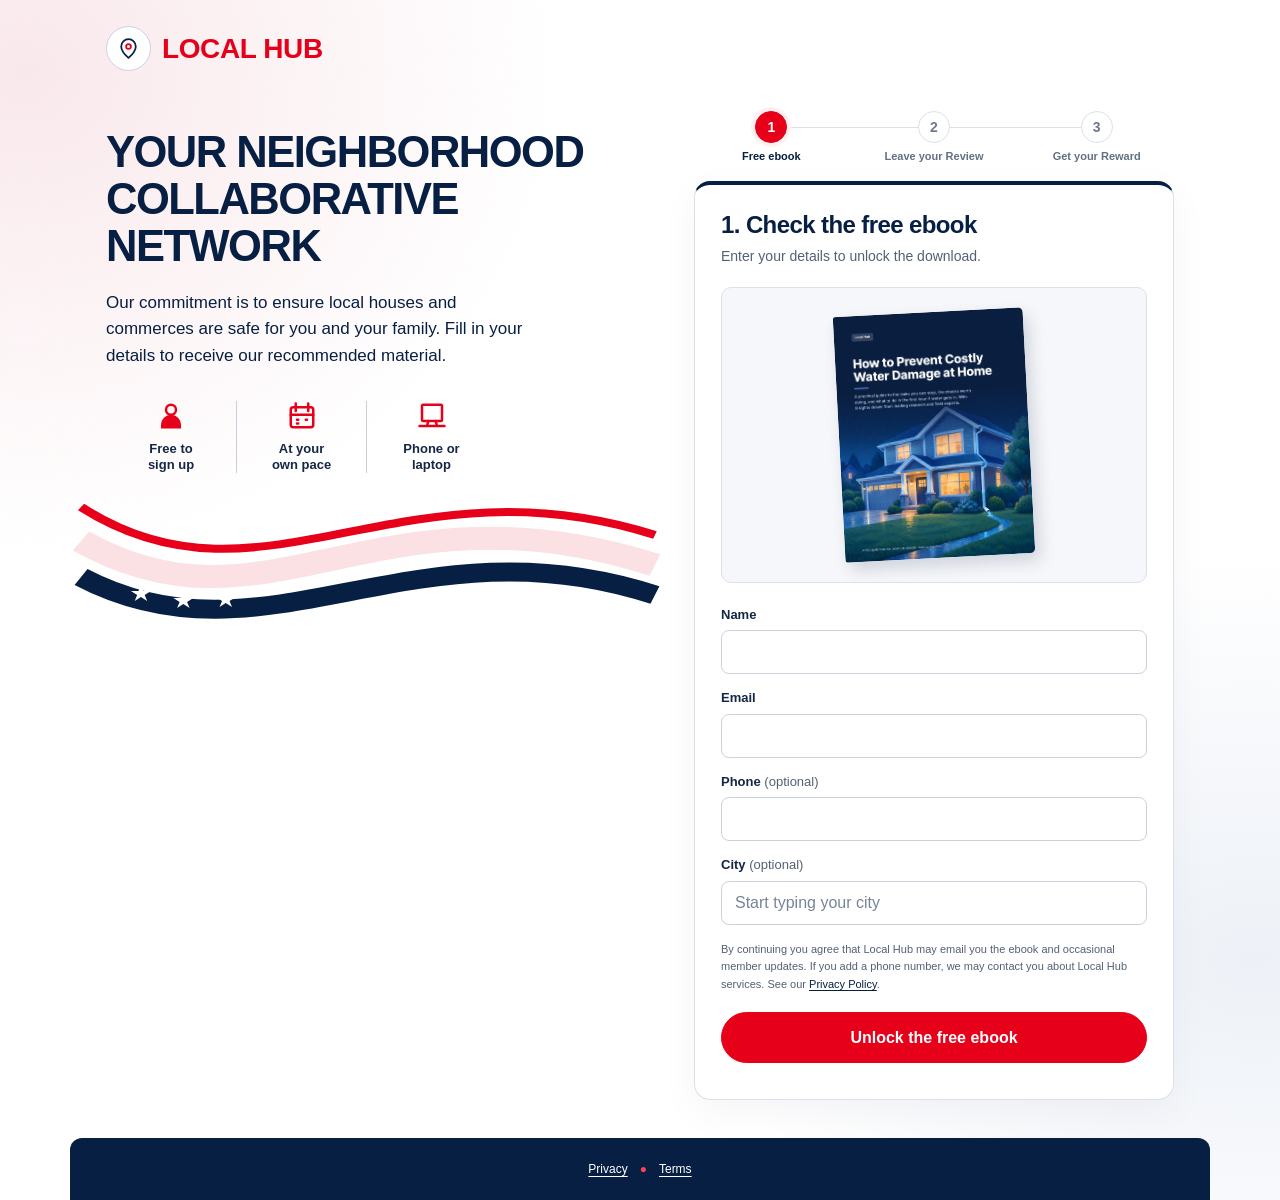
<file: index.html>
<!doctype html><html lang="en"><head><meta charset="utf-8"><meta name="viewport" content="width=device-width,initial-scale=1"><meta name="robots" content="noindex"><title>Local Hub</title><script>const target=new URL('/start/',location.origin);const current=new URL(location.href);const profile=current.searchParams.get('p')||current.searchParams.get('profile');if(profile&&/^p_[a-z0-9]+$/.test(profile))target.searchParams.set('p',profile);location.replace(target.href);</script></head><body><a href="/start/">Continue to Local Hub</a></body></html>
</file>
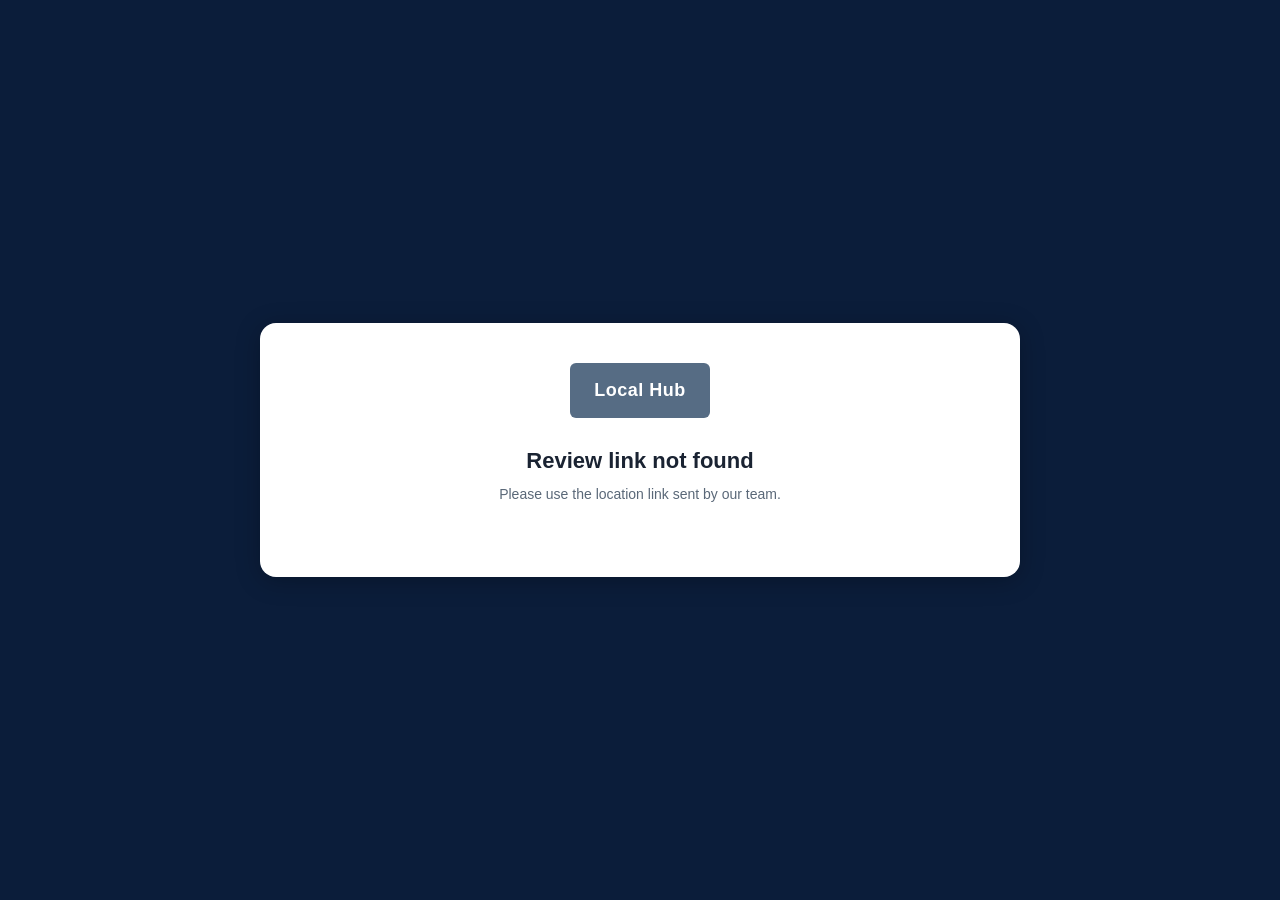
<file: clients/index.html>
<!DOCTYPE html>
<html lang="en">
<head>
  <meta charset="UTF-8">
  <meta name="viewport" content="width=device-width, initial-scale=1.0">
  <title>Share your feedback</title>
  <meta name="robots" content="noindex">

  <!-- Meta Pixel Code -->
  <script>
  !function(f,b,e,v,n,t,s)
  {if(f.fbq)return;n=f.fbq=function(){n.callMethod?
  n.callMethod.apply(n,arguments):n.queue.push(arguments)};
  if(!f._fbq)f._fbq=n;n.push=n;n.loaded=!0;n.version='2.0';
  n.queue=[];t=b.createElement(e);t.async=!0;
  t.src=v;s=b.getElementsByTagName(e)[0];
  s.parentNode.insertBefore(t,s)}(window, document,'script',
  'https://connect.facebook.net/en_US/fbevents.js');
  fbq('init', '26923651513991737');
  fbq('track', 'PageView');
  </script>
  <noscript><img height="1" width="1" style="display:none"
  src="https://www.facebook.com/tr?id=26923651513991737&ev=PageView&noscript=1"
  /></noscript>
  <!-- End Meta Pixel Code -->
  <style>
    *,*::before,*::after{box-sizing:border-box;margin:0;padding:0}
    html{width:100%;overflow-x:hidden}
    body{font-family:-apple-system,BlinkMacSystemFont,"Segoe UI",sans-serif;background:#0b1d3a;color:#1a2332;line-height:1.5;min-height:100vh;width:100%;display:flex;align-items:center;justify-content:center;padding:20px;overflow-x:hidden}
    .card{max-width:520px;width:100%;min-width:0;background:#fff;border-radius:16px;padding:40px 32px;box-shadow:0 4px 24px rgba(0,0,0,.25)}
    .brand-logo{display:flex;align-items:center;justify-content:center;background:#566c84;color:#fff;font-weight:700;font-size:18px;padding:14px 24px;border-radius:6px;margin:0 auto 28px;max-width:fit-content;letter-spacing:.5px}
    h1{font-size:22px;text-align:center;margin-bottom:8px;line-height:1.35;font-weight:700}
    body.customer-review-mode h1{overflow-wrap:anywhere}
    p.sub{color:#5a6878;text-align:center;font-size:14px;margin-bottom:32px}
    .rating-grid{display:grid;grid-template-columns:repeat(4,1fr);gap:12px;margin-bottom:8px}
    .rating-btn{background:#f5f7fa;border:0;border-radius:12px;padding:24px 8px;cursor:pointer;display:flex;flex-direction:column;align-items:center;gap:10px;transition:all .15s;font-family:inherit}
    .rating-btn:hover{background:#e8ecf2;transform:translateY(-2px)}
    .rating-emoji{font-size:48px;line-height:1}
    .rating-label{font-size:13px;font-weight:700;color:#1a2332}
    body.customer-review-mode .card{padding-top:36px}
    body.customer-review-mode .rating-grid{grid-template-columns:1fr;gap:18px;max-width:250px;margin:8px auto 0}
    body.customer-review-mode .rating-btn{background:transparent;border-radius:10px;padding:0 0 8px;gap:8px}
    body.customer-review-mode .rating-btn:hover{background:transparent;transform:none}
    body.customer-review-mode .rating-emoji{display:flex;align-items:center;justify-content:center;width:152px;height:152px;background:#f5f7fa;border-radius:10px;font-size:82px;box-shadow:0 1px 2px rgba(0,0,0,.02)}
    body.customer-review-mode .rating-label{font-size:18px}
    @media (min-width:720px){
      body.customer-review-mode .card{max-width:760px;padding:40px 36px}
      body.customer-review-mode .rating-grid{grid-template-columns:repeat(4,minmax(0,1fr));gap:14px;max-width:none;margin:10px 0 0}
      body.customer-review-mode .rating-emoji{width:100%;height:auto;aspect-ratio:1;max-width:136px;font-size:72px}
      body.customer-review-mode .rating-label{font-size:15px}
      body.customer-review-mode .customer-followup{max-width:540px;margin-left:auto;margin-right:auto}
    }
    .step{margin-bottom:22px}
    .label{font-weight:600;font-size:12px;color:#1a73e8;text-transform:uppercase;letter-spacing:.5px;margin-bottom:8px}
    .btn-link{display:block;background:#1a73e8;color:#fff;text-decoration:none;text-align:center;padding:14px 16px;border-radius:8px;font-weight:600;transition:background .15s}
    .btn-link:hover{background:#1557b0}
    label{display:block;font-size:13px;font-weight:600;margin-bottom:6px;color:#1a2332}
    input[type=text],input[type=email],input[type=tel],input[type=file],textarea{width:100%;padding:12px;border:1px solid #d0d7de;border-radius:8px;font-size:16px;margin-bottom:16px;transition:border .15s;font-family:inherit}
    input[type=file]{background:#f8fafc;font-size:14px}
    textarea{min-height:90px;resize:vertical}
    input:focus,textarea:focus{outline:none;border-color:#1a73e8}
    button.submit{width:100%;background:#34a853;color:#fff;border:0;padding:14px;border-radius:8px;font-size:16px;font-weight:600;cursor:pointer;transition:background .15s;font-family:inherit}
    button.submit:hover{background:#2c8e44}
    button.submit:disabled{background:#9aa5b1;cursor:not-allowed}
    button.submit.negative{background:#1a73e8}
    button.submit.negative:hover{background:#1557b0}
    .success{text-align:center;padding:18px 0}
    .success-icon{font-size:48px;margin-bottom:12px;color:#34a853}
    .error{color:#d93025;font-size:13px;margin-top:-8px;margin-bottom:12px;display:none}
    .error.show{display:block}
    .view{display:none}
    .view.active{display:block}
    .back{display:inline-block;color:#5a6878;font-size:13px;margin-bottom:16px;cursor:pointer;text-decoration:none}
    .back:hover{color:#1a73e8}
    .customer-top{display:flex;align-items:center;justify-content:space-between;gap:12px;margin-bottom:16px}
    .customer-top .back{margin-bottom:0}
    .skip-link{color:#1a73e8;font-size:13px;font-weight:600;text-decoration:none}
    .skip-link:hover{color:#1557b0}
    .rating-top{display:flex;justify-content:flex-end;margin:-10px 0 8px}
    .city-grid{display:grid;grid-template-columns:1fr;gap:10px;margin-top:8px}
    @media (min-width:480px){.city-grid{grid-template-columns:1fr 1fr}}
    .city-btn{background:#f5f7fa;border:0;border-radius:12px;padding:18px 14px;cursor:pointer;font-family:inherit;font-size:16px;font-weight:600;color:#1a2332;text-align:left;transition:all .15s;display:flex;align-items:center;justify-content:space-between}
    .city-btn:hover{background:#e8ecf2;transform:translateY(-1px)}
    .city-arrow{color:#1a73e8;font-size:18px}
    .helper{color:#5a6878;font-size:12px;margin:-8px 0 14px}
    .confirm-note{background:#eef6ff;border:1px solid #cfe3ff;color:#244563;border-radius:8px;padding:12px;font-size:13px;margin-bottom:16px}
    .chip-grid{display:grid;grid-template-columns:1fr;gap:10px;margin:8px 0 18px}
    @media (min-width:480px){.chip-grid{grid-template-columns:1fr 1fr}}
    .chip{background:#f5f7fa;border:1px solid transparent;border-radius:10px;padding:12px 14px;cursor:pointer;font-family:inherit;font-size:14px;font-weight:600;color:#1a2332;text-align:left;transition:all .15s;min-width:0;white-space:normal;overflow-wrap:anywhere}
    .chip:hover{background:#e8ecf2}
    .chip.selected{background:#eef6ff;border-color:#1a73e8;color:#1557b0}
    .customer-followup{display:none;margin-top:20px}
    .customer-followup.visible{display:block}
    .customer-step{display:none;margin-top:20px}
    .customer-step.visible{display:block}
    .customer-divider{height:1px;background:#e5e9ef;margin:22px 0}
    .follow-title{font-size:15px;font-weight:700;text-align:left;margin-bottom:12px;line-height:1.35}
    .follow-title.center{text-align:center}
    .edit-hint{font-size:13px;color:#1a2332;margin:-4px 0 8px;text-align:left}
    .service-step{margin:0 0 4px}
    .service-caption{font-size:12px;font-weight:600;letter-spacing:.04em;text-transform:uppercase;color:#6b7785;text-align:center;margin-bottom:10px}
    .service-toggle{display:grid;grid-template-columns:1fr;gap:6px;background:#f1f4f8;border-radius:14px;padding:5px}
    .service-option{display:flex;align-items:center;justify-content:center;gap:8px;background:transparent;border:0;border-radius:10px;padding:11px 10px;font-family:inherit;font-size:14px;font-weight:600;color:#55606e;cursor:pointer;transition:background .18s,color .18s,box-shadow .18s}
    .service-option .service-icon{font-size:17px;line-height:1}
    .service-option:hover{color:#1a2332}
    .service-option:focus-visible{outline:2px solid #4285f4;outline-offset:2px}
    .service-option.selected{background:#fff;color:#1557b0;box-shadow:0 1px 2px rgba(16,24,40,.08),0 2px 8px rgba(16,24,40,.08)}
    @media (min-width:480px){.service-toggle{grid-template-columns:repeat(3,minmax(0,1fr))}}
    .like-grid{display:grid;grid-template-columns:1fr;gap:10px;margin:0 0 18px}
    .like-option{background:#fff;border:1px solid #247899;border-radius:8px;color:#3a84b8;text-align:center;padding:11px 14px;font-size:14px;font-weight:500}
    .like-option:hover{background:#f7fbff}
    .like-option.selected{background:#4285f4;border-color:#e2b248;color:#fff;box-shadow:0 0 0 1px #e2b248 inset}
    @media (min-width:720px){
      body.customer-review-mode .customer-followup{max-width:680px}
      body.customer-review-mode .like-grid{grid-template-columns:repeat(5,minmax(0,1fr));gap:8px}
      body.customer-review-mode .like-option{padding:10px 8px;font-size:13px}
      body.customer-review-mode .like-option:last-child{grid-column:1 / -1}
    }
    .suggestion-box{background:#f8fafc;border:1px solid #d0d7de;border-radius:10px;padding:14px;margin:8px 0 14px}
    .suggestion-box textarea{border:0;background:transparent;padding:0;margin:0;min-height:130px;resize:none;color:#1a2332}
    .suggestion-box textarea:focus{border:0}
    .customer-review-box{background:#fff;border-color:#73bd87;border-radius:8px;padding:12px;display:grid;grid-template-columns:24px minmax(0,1fr);gap:8px;align-items:start}
    .review-sparkle{color:#73bd87;font-size:18px;line-height:1.2;padding-top:2px;text-align:center}
    .customer-review-box textarea{min-height:150px;font-size:13px;line-height:1.35}
    button.copy-btn{width:100%;background:#1a2332;color:#fff;border:0;padding:14px;border-radius:8px;font-size:16px;font-weight:600;cursor:pointer;transition:background .15s;font-family:inherit}
    body.customer-review-mode button.copy-btn{background:#4285f4;font-size:14px;padding:12px}
    body.customer-review-mode button.copy-btn:hover{background:#2f73e0}
    button.copy-btn:hover{background:#303c4f}
    @media (max-width:480px){
      body{padding:12px;align-items:flex-start}
      .card{padding:28px 20px;border-radius:12px}
      h1{font-size:21px}
      p.sub{margin-bottom:24px}
      .rating-grid{grid-template-columns:1fr 1fr}
      body.customer-review-mode .rating-grid{grid-template-columns:1fr}
      body.customer-review-mode .rating-emoji{width:132px;height:132px;font-size:72px}
      .brand-logo{margin-bottom:22px}
    }
  </style>
</head>
<body>
  <div class="card">

    <!-- View 0: City picker (shown when no ?city= in URL) -->
    <div id="view-city" class="view">
      <div class="brand-logo">Local Hub</div>
      <h1 id="city-title">Where are you located?</h1>
      <p class="sub" id="city-sub">Select your city so we can route you to the right team.</p>
      <div class="city-grid" id="city-grid"></div>
    </div>

    <!-- View 1: Rating gate -->
    <div id="view-rating" class="view">
      <div class="rating-top" id="customer-rating-top">
        <a href="#" id="skip-helper-link" class="skip-link" target="_blank" rel="noopener">Skip</a>
      </div>
      <div class="brand-logo" id="brand-logo">Local Hub</div>
      <h1 id="rating-question">Leave us friendly feedback on google maps, click below on one of the options to take you there!</h1>
      <p class="sub">Your opinion matters to us. Thank you for your feedback!</p>
      <div class="rating-grid">
        <button class="rating-btn" data-rating="excellent" aria-label="Excellent">
          <span class="rating-emoji">😀</span>
          <span class="rating-label">Excellent</span>
        </button>
        <button class="rating-btn" data-rating="good" aria-label="Good">
          <span class="rating-emoji">🙂</span>
          <span class="rating-label">Good</span>
        </button>
        <button class="rating-btn" data-rating="ok" aria-label="OK">
          <span class="rating-emoji">😐</span>
          <span class="rating-label">OK</span>
        </button>
        <button class="rating-btn" data-rating="bad" aria-label="Bad">
          <span class="rating-emoji">🙁</span>
          <span class="rating-label">Bad</span>
        </button>
      </div>
      <div id="customer-followup" class="customer-followup">
        <div class="customer-divider"></div>
        <div class="service-step" id="customer-step-service">
          <div class="service-caption">Which area did we help you with?</div>
          <div class="service-toggle" id="service-toggle" role="radiogroup" aria-label="Service type"></div>
        </div>
        <div class="step customer-step" id="customer-step-standout">
          <h2 class="follow-title center">What did you like the most?</h2>
          <div class="like-grid" id="standout-chips"></div>
        </div>

        <div class="step customer-step" id="customer-step-review">
          <div class="customer-divider"></div>
          <h3 class="follow-title">Would you be willing to leave a review on Google?</h3>
          <p class="edit-hint">Tap it to make edits. Keep only what is true for you, and review only the business that served you.</p>
          <div class="suggestion-box customer-review-box">
            <span class="review-sparkle" aria-hidden="true">✣</span>
            <textarea id="suggested-review"></textarea>
          </div>
          <button type="button" class="copy-btn" id="copy-open-review">Click to copy and go to Google</button>
        </div>
      </div>
    </div>

    <!-- View 2a: Positive (Excellent/Good) -->
    <div id="view-positive" class="view">
      <a class="back" data-back>← Back</a>
      <h1 id="positive-title">Thanks!</h1>
      <p class="sub">Two quick steps. Takes about a minute.</p>

      <div class="step">
        <div class="label">Step 1: leave the review</div>
        <a href="#" id="review-link" class="btn-link" target="_blank" rel="noopener">Open Google Reviews</a>
      </div>

      <div class="step">
        <div class="label" id="positive-step2-label">Step 2: leave your contact</div>
        <form id="form-positive" novalidate>
          <label for="p-name">Your name</label>
          <input type="text" id="p-name" name="name" autocomplete="name" required>

          <label for="p-contact">Email or phone</label>
          <input type="text" id="p-contact" name="contact" autocomplete="email" placeholder="you@example.com or +1..." required>
          <div class="error" id="p-error">Please enter a valid email or phone</div>

          <label for="p-screenshot">Review screenshot</label>
          <input type="file" id="p-screenshot" name="screenshot" accept="image/*" required>
          <p class="helper">Upload a screenshot after submitting the Google review.</p>
          <div class="error" id="p-screenshot-error">Please upload a review screenshot</div>

          <div class="confirm-note">Thank you for your feedback.</div>

          <button type="submit" class="submit" id="p-submit">I left the review</button>
        </form>
      </div>
    </div>

    <!-- View 2b: Negative (OK/Bad) -->
    <div id="view-negative" class="view">
      <a class="back" data-back>← Back</a>
      <h1>We're sorry. Help us do better</h1>
      <p class="sub">You can share your honest experience on Google, or tell us privately below.</p>
      <a href="#" id="neg-review-link" class="btn-link" target="_blank" rel="noopener">Leave an honest Google review</a>
      <p class="sub" style="margin-top:18px">Private feedback (optional). The owner reads every message.</p>

      <form id="form-negative" novalidate>
        <label for="n-name">Your name</label>
        <input type="text" id="n-name" name="name" autocomplete="name" required>

        <label for="n-contact">Email or phone</label>
        <input type="text" id="n-contact" name="contact" autocomplete="email" placeholder="you@example.com or +1..." required>
        <div class="error" id="n-error">Please enter a valid email or phone</div>

        <label for="n-comment">What went wrong</label>
        <textarea id="n-comment" name="comment" required></textarea>

        <button type="submit" class="submit negative" id="n-submit">Send feedback</button>
      </form>
    </div>

    <!-- View 3: Success -->
    <div id="view-success" class="view">
      <div class="success">
        <div class="success-icon">✓</div>
        <h1 id="success-title">Thank you</h1>
        <p class="sub" id="success-msg"></p>
      </div>
    </div>

  </div>

  <script src="../profiles.js"></script>
  <script>
    const PROFILE_CONFIG = window.PROFILE_CONFIG || {};
    const LEGACY_CITY_CONFIG = {
      'ottawa':  { label: 'Ottawa, ON',   brand: 'Maximum Restore Solutions',       city: 'Ottawa',  reviewUrl: 'https://maps.app.goo.gl/w83Pz6X9325vQkxc7', giftEligible: true },
      'toronto': { label: 'Toronto, ON',  brand: 'Downtown Emergency John Plumber', city: 'Toronto', reviewUrl: 'https://maps.app.goo.gl/CzVN6vMH4VQXycTj8', giftEligible: false },
      'calgary': { label: 'Calgary, AB',  brand: 'IDEAL Response',                  city: 'Calgary', reviewUrl: 'https://share.google/xWKPY1jCNPxQllJPC', giftEligible: false }
    };

    const params = new URLSearchParams(location.search);
    const profileParam = (params.get('p') || params.get('profile') || '').toLowerCase();
    const cityParam = (params.get('city') || '').toLowerCase();
    const modeParam = (params.get('mode') || '').toLowerCase();
    const customerParam = (params.get('c') || params.get('customer') || '').toLowerCase();
    const pathMode = location.pathname.replace(/\/+$/, '').split('/').pop();
    const customerNoValues = ['no', 'n', 'false', '0', 'not-customer', 'non-customer', 'noncustomer'];
    const customerYesValues = ['yes', 'y', 'true', '1', 'customer'];
    const requestedGiftMode = ['gift', 'gift-card', 'giftcard', 'normal', 'not-customer', 'non-customer', 'noncustomer'].includes(modeParam);
    const requestedNonCustomerMode = customerNoValues.includes(customerParam) || requestedGiftMode;
    const requestedCustomerMode = customerYesValues.includes(customerParam) || ['customer', 'customers', 'existing', 'review'].includes(modeParam) || pathMode === 'review';
    let selectedCity = cityParam || profileParam;
    let selectedKey = profileParam || cityParam;
    let linkType = null;
    let cfg = null;
    if (profileParam && PROFILE_CONFIG[profileParam]) {
      cfg = { ...PROFILE_CONFIG[profileParam], giftEligible: true };
      linkType = 'profile';
    } else if (cityParam && LEGACY_CITY_CONFIG[cityParam]) {
      cfg = LEGACY_CITY_CONFIG[cityParam];
      linkType = 'city';
    }
    let isCustomerMode = requestedCustomerMode;
    if (linkType === 'profile') isCustomerMode = !requestedNonCustomerMode;
    if (linkType === 'city' && cfg && !cfg.giftEligible) isCustomerMode = true;
    if (requestedGiftMode && cfg && cfg.giftEligible) isCustomerMode = false;
    if (requestedGiftMode && cfg && !cfg.giftEligible) isCustomerMode = true;
    // /clients/: customers only. No gift mode, no rating gate.
    isCustomerMode = true;

    const SUBMIT_URL = 'https://n8n.fifthstar.io/webhook/erg-giftogram-submit';

    const views = {
      city:     document.getElementById('view-city'),
      rating:   document.getElementById('view-rating'),
      positive: document.getElementById('view-positive'),
      negative: document.getElementById('view-negative'),
      success:  document.getElementById('view-success')
    };
    function show(name){
      Object.values(views).forEach(v => v.classList.remove('active'));
      views[name].classList.add('active');
      window.scrollTo(0,0);
    }

    function applyConfig(){
      selectedCity = cfg.city || cfg.label || selectedKey;
      // Brand shown to user is always "Local Hub", not the per-city brand.
      // Profile brand is used in backend notifications only and as the Google review target.
      document.getElementById('review-link').href = cfg.reviewUrl;
      document.getElementById('skip-helper-link').href = cfg.reviewUrl;
      document.getElementById('neg-review-link').href = cfg.reviewUrl;
      // Reflect choice in URL without reloading, so refresh keeps the same target.
      const url = new URL(location.href);
      if (linkType === 'profile') {
        url.searchParams.set('p', selectedKey);
        url.searchParams.delete('profile');
        url.searchParams.delete('city');
      } else {
        url.searchParams.set('city', selectedKey);
        url.searchParams.delete('p');
        url.searchParams.delete('profile');
      }
      url.searchParams.delete('mode');
      url.searchParams.delete('customer');
      url.searchParams.delete('c');
      if (linkType === 'profile') {
        if (!isCustomerMode) url.searchParams.set('c', 'no');
      } else if (isCustomerMode) {
        url.searchParams.set('mode', 'customer');
      }
      history.replaceState(null, '', url.toString());
    }

    const grid = document.getElementById('city-grid');
    function showInvalidLink(){
      grid.innerHTML = '';
      document.getElementById('city-title').textContent = 'Review link not found';
      document.getElementById('city-sub').textContent = 'Please use the location link sent by our team.';
      show('city');
    }

    if (isCustomerMode) {
      document.body.classList.add('customer-review-mode');
      document.getElementById('rating-question').textContent = 'How was your experience with Local Hub?';
      document.querySelector('#view-rating .sub').textContent = 'Your opinion matters to us, thanks!';
    } else {
      document.getElementById('customer-rating-top').style.display = 'none';
    }

    if (cfg) {
      applyConfig();
      show('rating');
    } else {
      showInvalidLink();
    }

    let selectedRating = null;

    function applyPositiveCopy(rating){
      const title = document.getElementById('positive-title');
      const step2Label = document.getElementById('positive-step2-label');
      const submitBtn = document.getElementById('p-submit');
      if (rating === 'excellent') {
        title.textContent = 'Thanks!';
        step2Label.textContent = 'Step 2: upload screenshot';
        submitBtn.textContent = 'Submit';
      } else {
        title.textContent = 'Thanks! Help us with a quick Google review';
        step2Label.textContent = 'Step 2: upload screenshot';
        submitBtn.textContent = 'Submit review confirmation';
      }
    }

    document.querySelectorAll('.rating-btn').forEach(btn => {
      btn.addEventListener('click', () => {
        selectedRating = btn.dataset.rating;
        if (selectedRating === 'excellent' || selectedRating === 'good') {
          if (isCustomerMode) {
            resetCustomerHelper();
            showCustomerFollowup();
          } else {
            applyPositiveCopy(selectedRating);
            show('positive');
          }
        } else {
          show('negative');
        }
      });
    });

    document.querySelectorAll('[data-back]').forEach(el => {
      el.addEventListener('click', () => { selectedRating = null; show('rating'); });
    });

    const SERVICE_TYPES = [
      { key: 'water', label: 'Water Damage', icon: '💧',
        services: ['water damage restoration','water damage repair','flood cleanup','emergency flood cleanup','flood damage cleanup','water cleanup','flood repair','water mitigation','water remediation','basement water restoration'],
        companies: ['restoration company','water damage service','water removal company','flood restoration service'] },
      { key: 'roofing', label: 'Roofing', icon: '🏠',
        services: ['roof repair','roof replacement','emergency roof repair','storm damage roof repair','roof insurance claim repair','roof tarp'],
        companies: ['roofing contractor','roofer'] },
      { key: 'spill', label: 'Spill Cleanup', icon: '🛢️',
        services: ['spill cleanup','emergency spill cleanup','diesel spill cleanup','fuel spill cleanup','chemical spill cleanup','truck spill cleanup','highway spill cleanup','cargo spill cleanup','hazmat cleanup'],
        companies: ['spill response company','hazmat cleanup company'] }
    ];

    function initialService(){
      const keys = SERVICE_TYPES.map(item => item.key);
      const fromUrl = (new URLSearchParams(location.search).get('s') || '').toLowerCase();
      if (keys.includes(fromUrl)) return fromUrl;
      if (cfg && keys.includes(cfg.service)) return cfg.service;
      return keys[0];
    }

    const customerState = {
      standouts: [],
      service: initialService()
    };

    const KEYWORD_OPENERS = [
      'I had a great experience with the team on my {s}.',
      'I was really happy with the {s} from start to finish.',
      'The team made the {s} easier than I expected.',
      'I had a smooth experience with the {s} and felt well taken care of.',
      'I was impressed with the {s} and the way everything was managed.',
      'I needed {s} and the whole process felt clear and well handled.'
    ];

    const KEYWORD_CLOSERS = [
      'I would recommend them to anyone looking for a {c}.',
      'I am glad I chose this {c} and would recommend the team.',
      'I would use this {c} again.',
      'If you need a {c}, I would be comfortable recommending them.'
    ];

    const STANDOUT_OPTIONS = [
      'efficient',
      'professional',
      'affordable',
      'timely',
      'friendly',
      'Everything'
    ];

    const REVIEW_OPENERS = [
      'I had a great experience with the team.',
      'I was really happy with the service from start to finish.',
      'My experience was very positive overall.',
      'I appreciated how the whole service was handled.',
      'This was a very good experience and I would use them again.',
      'The team made the process easier than I expected.',
      'I had a smooth experience and felt well taken care of.',
      'I was impressed with the service and the way everything was managed.',
      'The whole process felt clear and well handled.',
      'I had a positive experience and appreciated the support.'
    ];

    const REVIEW_CLOSERS = [
      'I would recommend them to anyone looking for reliable help.',
      'I would be comfortable recommending them to others.',
      'I would use this service again.',
      'I am glad I chose them and would recommend the team.',
      'Overall, it was a very solid experience.',
      'They made the process much easier and I appreciated that.',
      'I would definitely keep them in mind in the future.',
      'Overall, I felt the service was worth recommending.',
      'I appreciated the experience and would recommend them.',
      'They did a good job and made everything feel manageable.'
    ];

    const REVIEW_PREFIXES = [
      'Also,',
      'I also appreciated that',
      'Another thing I liked was that',
      'On top of that,',
      'It also helped that',
      'I noticed that'
    ];

    const REVIEW_FIRST_PERSON_PREFIXES = [
      'Also,',
      'On top of that,'
    ];

    const REVIEW_FRAGMENTS = {
      efficient: [
        'they moved quickly without making the job feel rushed',
        'the process was efficient from the first conversation to the follow-up',
        'the team stayed organized and kept everything moving smoothly',
        'they handled the work in a practical way and did not waste time',
        'the whole appointment felt streamlined and easy to get through',
        'they knew what needed to happen and got right to it',
        'the work was done with a good pace and clear attention to detail',
        'they made the process feel simple and well coordinated',
        'every step felt organized, which made the service much easier',
        'they were quick to respond and efficient once the work started',
        'the team used the time well and kept the job on track',
        'everything was handled in a direct and efficient way',
        'the service felt smooth, organized, and easy to manage',
        'they kept the process moving without cutting corners',
        'the team worked with focus and made good use of the time',
        'scheduling, communication, and the actual work all felt efficient',
        'they made a stressful task feel much easier to handle',
        'the job moved faster than I expected while still feeling careful',
        'the team had a clear process and followed through on it',
        'they took care of things efficiently and made the experience simple'
      ],
      professional: [
        'everyone I dealt with was professional, respectful, and clear',
        'the team communicated clearly and treated the situation seriously',
        'they were respectful, organized, and easy to trust',
        'the service felt professional from beginning to end',
        'they explained what was happening and followed through on what they said',
        'the team showed up prepared and handled everything properly',
        'communication was clear, calm, and professional',
        'they were careful with the details and respectful throughout the process',
        'the team made a strong impression with how they handled the job',
        'they were dependable and professional in every interaction',
        'I felt like the work was being handled by people who knew what they were doing',
        'they kept things clear and made the process feel organized',
        'the team was polite, focused, and professional',
        'they answered questions clearly and made the next steps easy to understand',
        'the whole experience felt well managed and professional',
        'they were thoughtful about the work and respectful of my time',
        'the team handled the service with care and professionalism',
        'I appreciated their clear communication and professional attitude',
        'they made sure everything was handled the right way',
        'the team was reliable, respectful, and easy to work with'
      ],
      affordable: [
        'the service felt fair and worth the cost',
        'the pricing was reasonable for the level of service provided',
        'I felt like I received good value for the work',
        'the cost felt fair based on how the job was handled',
        'the service was clear, practical, and worth it',
        'the value was strong compared with the amount of help provided',
        'I appreciated that the price felt reasonable and transparent',
        'the service felt like a fair investment for the result',
        'the work was handled well without feeling overpriced',
        'the overall value made the experience even better',
        'the price made sense for the quality of service',
        'I felt comfortable with the value I received',
        'the service was affordable without feeling rushed or basic',
        'they delivered good value and made the process worthwhile',
        'the cost felt honest and the service matched it',
        'I appreciated getting solid service at a fair price',
        'the pricing felt straightforward and reasonable',
        'the service felt balanced between quality and cost',
        'I felt like the result justified the price',
        'they provided helpful service at a price that felt fair'
      ],
      timely: [
        'they arrived when expected and kept the schedule on track',
        'the timing was handled well and there were no unnecessary delays',
        'they responded quickly and kept things moving',
        'the team was punctual and respectful of my time',
        'everything happened within the timeframe I was expecting',
        'they made scheduling easy and followed through on the timing',
        'the service was prompt without feeling rushed',
        'they kept me updated and handled the timing well',
        'the team showed up on time and got started right away',
        'the response time was strong and made a big difference',
        'they worked at a good pace and did not drag the process out',
        'the appointment felt well timed and easy to fit into the day',
        'they respected the schedule and kept the process moving',
        'the work was completed in a timely way',
        'they made sure the timing stayed clear from start to finish',
        'the team was quick to act and easy to coordinate with',
        'they followed the schedule and avoided surprises',
        'the timing was one of the best parts of the experience',
        'they were prompt, prepared, and ready to help',
        'the service moved quickly once everything was set up'
      ],
      friendly: [
        'the team was friendly, helpful, and easy to talk to',
        'everyone was kind and made the experience feel less stressful',
        'the people I worked with were patient and approachable',
        'they were easy to communicate with and made me feel comfortable',
        'the team had a helpful attitude throughout the process',
        'they were friendly while still staying focused on the work',
        'the service felt personal and easygoing',
        'I appreciated how kind and helpful everyone was',
        'the team was pleasant to work with from start to finish',
        'they made the process feel more comfortable',
        'the friendly communication made a real difference',
        'they were polite, helpful, and easy to deal with',
        'I felt respected and supported during the service',
        'the team was warm, responsive, and patient',
        'they made it easy to ask questions and understand the process',
        'the people involved were genuinely helpful',
        'I appreciated the positive attitude from the team',
        'they were friendly without being pushy',
        'the team made a good impression with how they treated me',
        'they were kind, clear, and easy to work with'
      ],
      Everything: [
        'the whole experience was smooth, professional, and easy',
        'the response, communication, timing, and service all worked well together',
        'everything was handled clearly from start to finish',
        'the team did a good job across the full process',
        'I appreciated the overall service and the way everything came together',
        'the team made the full experience feel simple and well managed',
        'the service was strong in every part that mattered',
        'the whole process felt organized, friendly, and professional',
        'everything about the experience felt reliable',
        'the team handled the details well and made the service easy',
        'the communication, timing, and work quality were all solid',
        'the overall experience was exactly what I hoped for',
        'the service felt complete and well coordinated',
        'the team made a positive impression from beginning to end',
        'I liked the full experience, not just one part of it',
        'the service was clear, helpful, and easy to recommend',
        'everything felt taken care of in a professional way',
        'the overall process was smooth and reassuring',
        'the team followed through and made the experience positive',
        'the whole service was handled with care'
      ]
    };

    function randomFrom(list){
      return list[Math.floor(Math.random() * list.length)];
    }

    function capitalize(text){
      return text.charAt(0).toUpperCase() + text.slice(1);
    }

    function buildReviewSentence(fragment, index){
      const clean = fragment.replace(/\.$/, '');
      if (index === 0) return `${capitalize(clean)}.`;
      const prefixes = /^I\b/.test(clean) ? REVIEW_FIRST_PERSON_PREFIXES : REVIEW_PREFIXES;
      return `${randomFrom(prefixes)} ${clean}.`;
    }

    function buildChips(containerId, options, selected, onClick){
      const container = document.getElementById(containerId);
      options.forEach(option => {
        const btn = document.createElement('button');
        btn.type = 'button';
        btn.className = selected(option) ? 'chip like-option selected' : 'chip like-option';
        btn.textContent = option;
        btn.dataset.label = option;
        btn.addEventListener('click', () => onClick(option, btn));
        container.appendChild(btn);
      });
    }

    function updateSuggestedReview(){
      const textarea = document.getElementById('suggested-review');
      if (!textarea) return;
      const selected = customerState.standouts.length ? customerState.standouts : ['Everything'];
      const details = selected.map((option, index) => {
        const fragments = REVIEW_FRAGMENTS[option] || REVIEW_FRAGMENTS.Everything;
        return buildReviewSentence(randomFrom(fragments), index);
      });
      const service = SERVICE_TYPES.find(item => item.key === customerState.service) || SERVICE_TYPES[0];
      const opener = randomFrom(KEYWORD_OPENERS).replace('{s}', randomFrom(service.services));
      const closer = randomFrom(KEYWORD_CLOSERS).replace('{c}', randomFrom(service.companies));
      textarea.value = `${opener} ${details.join(' ')} ${closer}`;
    }

    function updateCustomerSteps(){
      const hasStandout = customerState.standouts.length > 0;
      document.getElementById('customer-step-standout').classList.toggle('visible', true);
      document.getElementById('customer-step-review').classList.toggle('visible', hasStandout);
      if (hasStandout) updateSuggestedReview();
    }

    function showCustomerFollowup(){
      const followup = document.getElementById('customer-followup');
      followup.classList.add('visible');
      updateCustomerSteps();
      setTimeout(() => {
        document.getElementById('customer-step-standout').scrollIntoView({ behavior: 'smooth', block: 'start' });
      }, 0);
    }

    function resetCustomerHelper(){
      customerState.standouts = [];
      document.getElementById('customer-followup').classList.remove('visible');
      document.querySelectorAll('#standout-chips .chip').forEach(chip => {
        chip.classList.remove('selected');
        chip.textContent = chip.dataset.label || chip.textContent.replace(/^👍\s*/, '');
      });
      document.getElementById('suggested-review').value = '';
      updateCustomerSteps();
    }

    function refreshStandoutChips(){
      document.querySelectorAll('#standout-chips .chip').forEach(chip => {
        const label = chip.dataset.label || chip.textContent.replace(/^👍\s*/, '');
        chip.dataset.label = label;
        const selected = customerState.standouts.includes(label);
        chip.classList.toggle('selected', selected);
        chip.textContent = selected ? `👍 ${label}` : label;
      });
    }

    (function buildServiceToggle(){
      const container = document.getElementById('service-toggle');
      const refresh = () => {
        container.querySelectorAll('.service-option').forEach(btn => {
          const selected = btn.dataset.key === customerState.service;
          btn.classList.toggle('selected', selected);
          btn.setAttribute('aria-checked', selected ? 'true' : 'false');
        });
      };
      SERVICE_TYPES.forEach(item => {
        const btn = document.createElement('button');
        btn.type = 'button';
        btn.className = 'service-option';
        btn.dataset.key = item.key;
        btn.setAttribute('role', 'radio');
        const icon = document.createElement('span');
        icon.className = 'service-icon';
        icon.setAttribute('aria-hidden', 'true');
        icon.textContent = item.icon;
        const label = document.createElement('span');
        label.textContent = item.label;
        btn.append(icon, label);
        btn.addEventListener('click', () => {
          customerState.service = item.key;
          refresh();
          if (customerState.standouts.length) updateSuggestedReview();
        });
        container.appendChild(btn);
      });
      refresh();
    })();

    buildChips('standout-chips', STANDOUT_OPTIONS, option => customerState.standouts.includes(option), (option) => {
      const hasOption = customerState.standouts.includes(option);
      if (option === 'Everything') {
        customerState.standouts = hasOption ? [] : ['Everything'];
      } else {
        const withoutEverything = customerState.standouts.filter(item => item !== 'Everything');
        customerState.standouts = hasOption ? withoutEverything.filter(item => item !== option) : [...withoutEverything, option];
      }
      refreshStandoutChips();
      updateCustomerSteps();
      if (customerState.standouts.length) {
        setTimeout(() => {
          document.getElementById('customer-step-review').scrollIntoView({ behavior: 'smooth', block: 'start' });
        }, 0);
      }
    });

    updateCustomerSteps();

    document.getElementById('copy-open-review').addEventListener('click', async () => {
      const textarea = document.getElementById('suggested-review');
      const btn = document.getElementById('copy-open-review');
      const original = btn.textContent;
      const reviewUrl = cfg && cfg.reviewUrl ? cfg.reviewUrl : '#';
      try {
        await navigator.clipboard.writeText(textarea.value);
      } catch (e) {
        textarea.focus();
        textarea.select();
        document.execCommand('copy');
      }
      btn.textContent = 'Copied';
      setTimeout(() => { btn.textContent = original; }, 1800);
      if (reviewUrl && reviewUrl !== '#') window.location.href = reviewUrl;
    });

    function validContact(v){
      return /^[^\s@]+@[^\s@]+\.[^\s@]+$/.test(v) || /^\+?[\d\s\-().]{7,}$/.test(v);
    }

    function compressScreenshot(file){
      return new Promise((resolve, reject) => {
        if (!file || !file.type || !file.type.startsWith('image/')) {
          reject(new Error('invalid image'));
          return;
        }
        const reader = new FileReader();
        reader.onerror = () => reject(new Error('file read failed'));
        reader.onload = () => {
          const img = new Image();
          img.onerror = () => reject(new Error('image load failed'));
          img.onload = () => {
            const maxSide = 1200;
            const scale = Math.min(1, maxSide / Math.max(img.width, img.height));
            const canvas = document.createElement('canvas');
            canvas.width = Math.max(1, Math.round(img.width * scale));
            canvas.height = Math.max(1, Math.round(img.height * scale));
            const ctx = canvas.getContext('2d');
            ctx.drawImage(img, 0, 0, canvas.width, canvas.height);
            const dataUrl = canvas.toDataURL('image/jpeg', 0.72);
            resolve({
              name: file.name,
              originalType: file.type,
              type: 'image/jpeg',
              size: file.size,
              width: canvas.width,
              height: canvas.height,
              dataUrl
            });
          };
          img.src = reader.result;
        };
        reader.readAsDataURL(file);
      });
    }

    async function postSubmit(payload){
      const res = await fetch(SUBMIT_URL, {
        method: 'POST',
        headers: {'Content-Type': 'application/json'},
        body: JSON.stringify(payload)
      });
      if (!res.ok) throw new Error('http ' + res.status);
    }

    document.getElementById('form-positive').addEventListener('submit', async (e) => {
      e.preventDefault();
      const err = document.getElementById('p-error');
      const screenshotErr = document.getElementById('p-screenshot-error');
      err.classList.remove('show');
      screenshotErr.classList.remove('show');
      const name = document.getElementById('p-name').value.trim();
      const contact = document.getElementById('p-contact').value.trim();
      const screenshotFile = document.getElementById('p-screenshot').files[0];
      if (!validContact(contact)) { err.classList.add('show'); return; }
      if (!screenshotFile) { screenshotErr.classList.add('show'); return; }
      const btn = document.getElementById('p-submit');
      const original = btn.textContent;
      btn.disabled = true;
      btn.textContent = 'Uploading...';
      try {
        const screenshot = await compressScreenshot(screenshotFile);
        await postSubmit({
          rating: selectedRating, name, contact, comment: null,
          city: selectedCity, brand: cfg.brand,
          screenshot_uploaded: true,
          screenshot,
          ts: new Date().toISOString(), ua: navigator.userAgent
        });
        if (window.fbq) fbq('track', 'Lead');
        if (selectedRating === 'excellent') {
          document.getElementById('success-title').textContent = 'Submission received';
          document.getElementById('success-msg').textContent = `Our team will confirm the screenshot and send the gift card to ${contact}.`;
        } else {
          document.getElementById('success-title').textContent = 'Thanks for the review';
          document.getElementById('success-msg').textContent = 'We appreciate it.';
        }
        show('success');
      } catch (e) {
        btn.disabled = false;
        btn.textContent = original;
        alert('Could not send right now. Please try again in a moment.');
      }
    });

    document.getElementById('form-negative').addEventListener('submit', async (e) => {
      e.preventDefault();
      const err = document.getElementById('n-error');
      err.classList.remove('show');
      const name = document.getElementById('n-name').value.trim();
      const contact = document.getElementById('n-contact').value.trim();
      const comment = document.getElementById('n-comment').value.trim();
      if (!validContact(contact)) { err.classList.add('show'); return; }
      const btn = document.getElementById('n-submit');
      const original = btn.textContent;
      btn.disabled = true;
      btn.textContent = 'Sending...';
      try {
        await postSubmit({
          rating: selectedRating, name, contact, comment,
          city: selectedCity, brand: cfg.brand,
          ts: new Date().toISOString(), ua: navigator.userAgent
        });
        document.getElementById('success-title').textContent = 'Thanks for the feedback';
        document.getElementById('success-msg').textContent = 'The owner will be in touch shortly.';
        show('success');
      } catch (e) {
        btn.disabled = false;
        btn.textContent = original;
        alert('Could not send right now. Please try again in a moment.');
      }
    });
  </script>
</body>
</html>
</file>
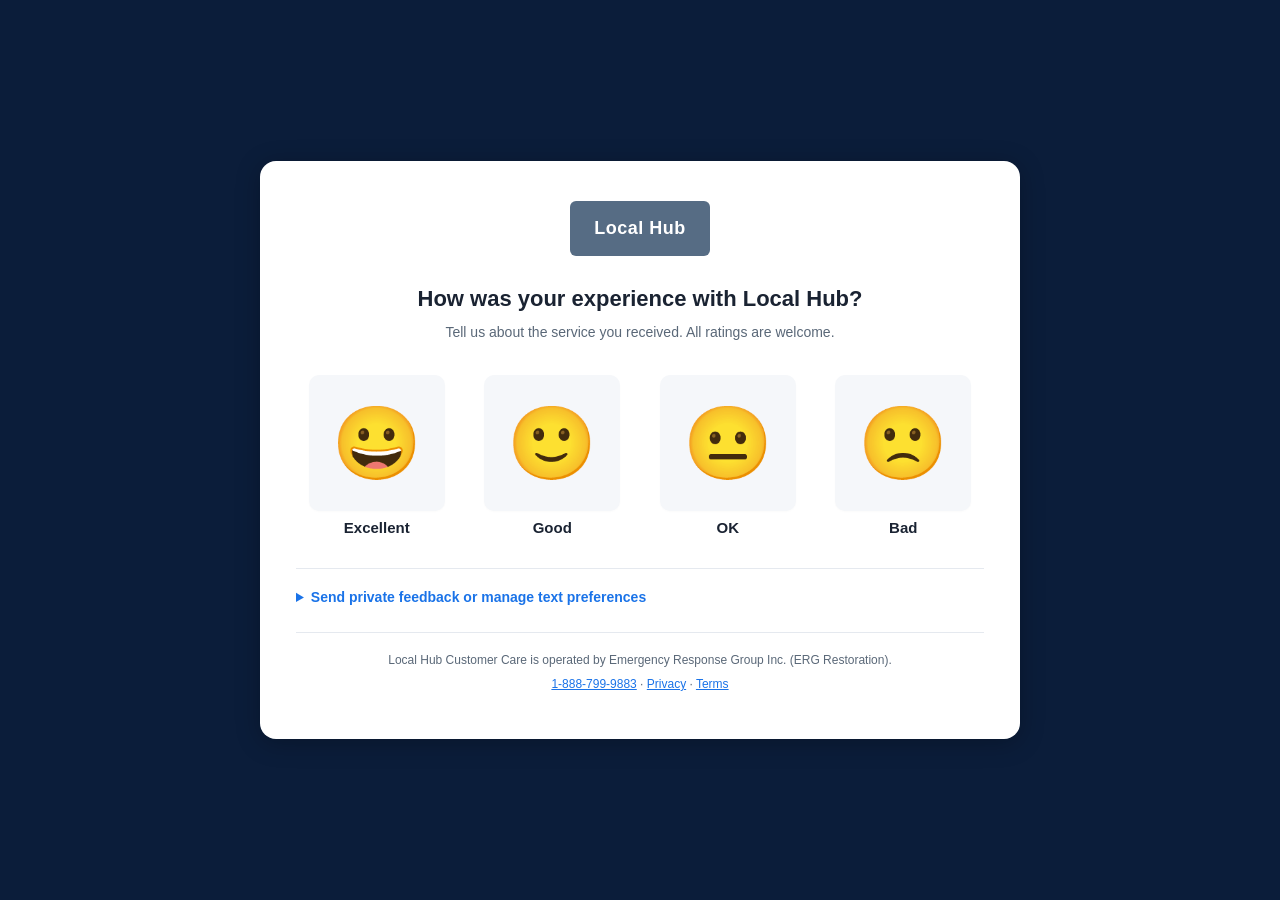
<file: customer-care/index.html>
<!doctype html><html lang="en"><head><meta charset="utf-8"><meta name="viewport" content="width=device-width,initial-scale=1"><meta name="robots" content="noindex"><title>Local Hub</title><script>const target=new URL('/review/',location.origin);const current=new URL(location.href);const profile=current.searchParams.get('p')||current.searchParams.get('profile');if(profile&&/^p_[a-z0-9]+$/.test(profile))target.searchParams.set('p',profile);location.replace(target.href);</script></head><body><a href="/review/">Continue to Local Hub reviews</a></body></html>
</file>
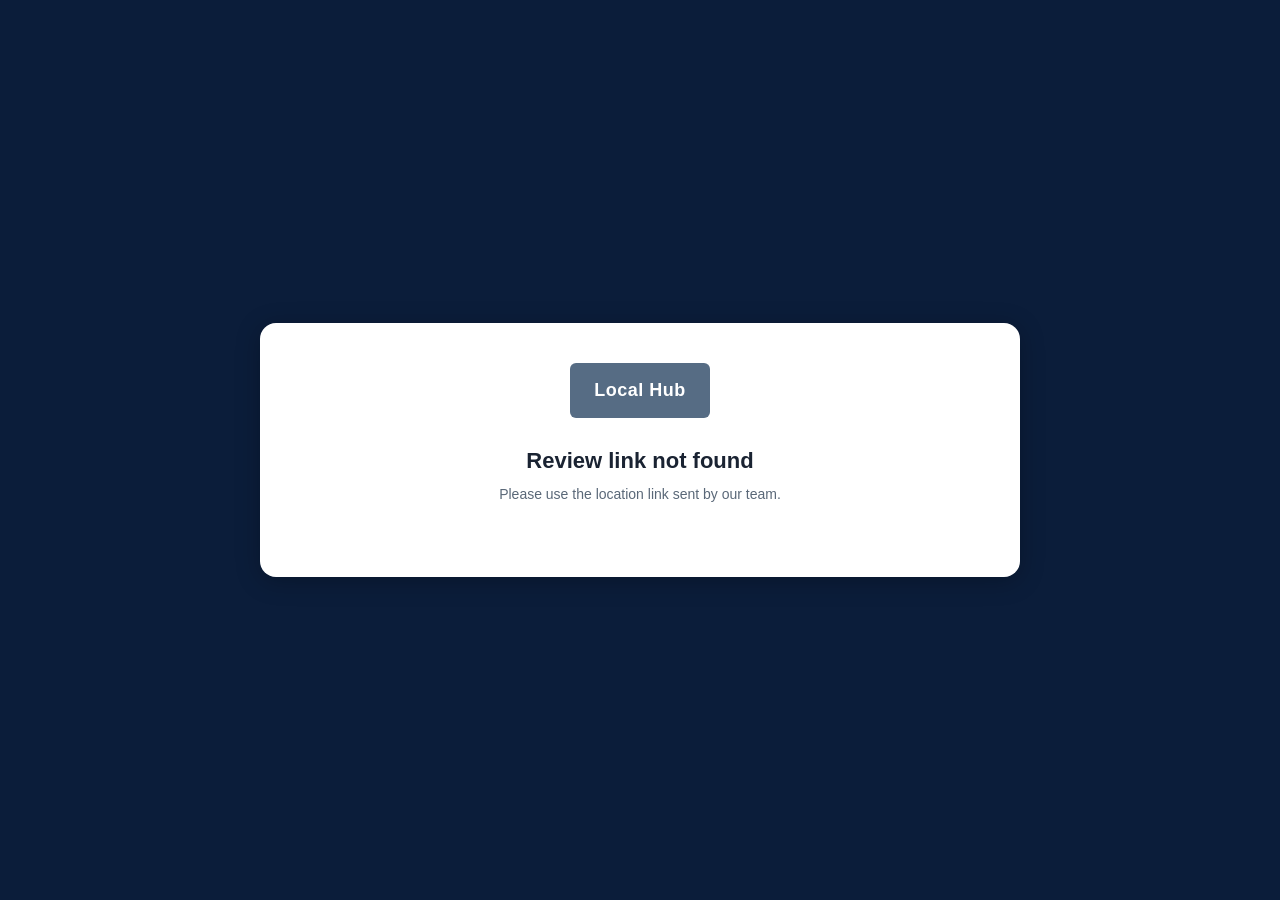
<file: ebook/index.html>
<!DOCTYPE html>
<html lang="en">
<head>
  <meta charset="UTF-8">
  <meta name="viewport" content="width=device-width, initial-scale=1.0">
  <title>Share your feedback</title>
  <meta name="robots" content="noindex">

  <!-- Meta Pixel Code -->
  <script>
  !function(f,b,e,v,n,t,s)
  {if(f.fbq)return;n=f.fbq=function(){n.callMethod?
  n.callMethod.apply(n,arguments):n.queue.push(arguments)};
  if(!f._fbq)f._fbq=n;n.push=n;n.loaded=!0;n.version='2.0';
  n.queue=[];t=b.createElement(e);t.async=!0;
  t.src=v;s=b.getElementsByTagName(e)[0];
  s.parentNode.insertBefore(t,s)}(window, document,'script',
  'https://connect.facebook.net/en_US/fbevents.js');
  fbq('init', '26923651513991737');
  fbq('track', 'PageView');
  </script>
  <noscript><img height="1" width="1" style="display:none"
  src="https://www.facebook.com/tr?id=26923651513991737&ev=PageView&noscript=1"
  /></noscript>
  <!-- End Meta Pixel Code -->
  <style>
    *,*::before,*::after{box-sizing:border-box;margin:0;padding:0}
    html{width:100%;overflow-x:hidden}
    body{font-family:-apple-system,BlinkMacSystemFont,"Segoe UI",sans-serif;background:#0b1d3a;color:#1a2332;line-height:1.5;min-height:100vh;width:100%;display:flex;align-items:center;justify-content:center;padding:20px;overflow-x:hidden}
    .card{max-width:520px;width:100%;min-width:0;background:#fff;border-radius:16px;padding:40px 32px;box-shadow:0 4px 24px rgba(0,0,0,.25)}
    .brand-logo{display:flex;align-items:center;justify-content:center;background:#566c84;color:#fff;font-weight:700;font-size:18px;padding:14px 24px;border-radius:6px;margin:0 auto 28px;max-width:fit-content;letter-spacing:.5px}
    h1{font-size:22px;text-align:center;margin-bottom:8px;line-height:1.35;font-weight:700}
    body.customer-review-mode h1{overflow-wrap:anywhere}
    p.sub{color:#5a6878;text-align:center;font-size:14px;margin-bottom:32px}
    .rating-grid{display:grid;grid-template-columns:repeat(4,1fr);gap:12px;margin-bottom:8px}
    .rating-btn{background:#f5f7fa;border:0;border-radius:12px;padding:24px 8px;cursor:pointer;display:flex;flex-direction:column;align-items:center;gap:10px;transition:all .15s;font-family:inherit}
    .rating-btn:hover{background:#e8ecf2;transform:translateY(-2px)}
    .rating-emoji{font-size:48px;line-height:1}
    .rating-label{font-size:13px;font-weight:700;color:#1a2332}
    body.customer-review-mode .card{padding-top:36px}
    body.customer-review-mode .rating-grid{grid-template-columns:1fr;gap:18px;max-width:250px;margin:8px auto 0}
    body.customer-review-mode .rating-btn{background:transparent;border-radius:10px;padding:0 0 8px;gap:8px}
    body.customer-review-mode .rating-btn:hover{background:transparent;transform:none}
    body.customer-review-mode .rating-emoji{display:flex;align-items:center;justify-content:center;width:152px;height:152px;background:#f5f7fa;border-radius:10px;font-size:82px;box-shadow:0 1px 2px rgba(0,0,0,.02)}
    body.customer-review-mode .rating-label{font-size:18px}
    @media (min-width:720px){
      body.customer-review-mode .card{max-width:760px;padding:40px 36px}
      body.customer-review-mode .rating-grid{grid-template-columns:repeat(4,minmax(0,1fr));gap:14px;max-width:none;margin:10px 0 0}
      body.customer-review-mode .rating-emoji{width:100%;height:auto;aspect-ratio:1;max-width:136px;font-size:72px}
      body.customer-review-mode .rating-label{font-size:15px}
      body.customer-review-mode .customer-followup{max-width:540px;margin-left:auto;margin-right:auto}
    }
    .step{margin-bottom:22px}
    .label{font-weight:600;font-size:12px;color:#1a73e8;text-transform:uppercase;letter-spacing:.5px;margin-bottom:8px}
    .btn-link{display:block;background:#1a73e8;color:#fff;text-decoration:none;text-align:center;padding:14px 16px;border-radius:8px;font-weight:600;transition:background .15s}
    .btn-link:hover{background:#1557b0}
    label{display:block;font-size:13px;font-weight:600;margin-bottom:6px;color:#1a2332}
    input[type=text],input[type=email],input[type=tel],input[type=file],textarea{width:100%;padding:12px;border:1px solid #d0d7de;border-radius:8px;font-size:16px;margin-bottom:16px;transition:border .15s;font-family:inherit}
    input[type=file]{background:#f8fafc;font-size:14px}
    textarea{min-height:90px;resize:vertical}
    input:focus,textarea:focus{outline:none;border-color:#1a73e8}
    button.submit{width:100%;background:#34a853;color:#fff;border:0;padding:14px;border-radius:8px;font-size:16px;font-weight:600;cursor:pointer;transition:background .15s;font-family:inherit}
    button.submit:hover{background:#2c8e44}
    button.submit:disabled{background:#9aa5b1;cursor:not-allowed}
    button.submit.negative{background:#1a73e8}
    button.submit.negative:hover{background:#1557b0}
    .success{text-align:center;padding:18px 0}
    .success-icon{font-size:48px;margin-bottom:12px;color:#34a853}
    .error{color:#d93025;font-size:13px;margin-top:-8px;margin-bottom:12px;display:none}
    .error.show{display:block}
    .view{display:none}
    .view.active{display:block}
    .back{display:inline-block;color:#5a6878;font-size:13px;margin-bottom:16px;cursor:pointer;text-decoration:none}
    .back:hover{color:#1a73e8}
    .customer-top{display:flex;align-items:center;justify-content:space-between;gap:12px;margin-bottom:16px}
    .customer-top .back{margin-bottom:0}
    .skip-link{color:#1a73e8;font-size:13px;font-weight:600;text-decoration:none}
    .skip-link:hover{color:#1557b0}
    .rating-top{display:flex;justify-content:flex-end;margin:-10px 0 8px}
    .city-grid{display:grid;grid-template-columns:1fr;gap:10px;margin-top:8px}
    @media (min-width:480px){.city-grid{grid-template-columns:1fr 1fr}}
    .city-btn{background:#f5f7fa;border:0;border-radius:12px;padding:18px 14px;cursor:pointer;font-family:inherit;font-size:16px;font-weight:600;color:#1a2332;text-align:left;transition:all .15s;display:flex;align-items:center;justify-content:space-between}
    .city-btn:hover{background:#e8ecf2;transform:translateY(-1px)}
    .city-arrow{color:#1a73e8;font-size:18px}
    .helper{color:#5a6878;font-size:12px;margin:-8px 0 14px}
    .confirm-note{background:#eef6ff;border:1px solid #cfe3ff;color:#244563;border-radius:8px;padding:12px;font-size:13px;margin-bottom:16px}
    .chip-grid{display:grid;grid-template-columns:1fr;gap:10px;margin:8px 0 18px}
    @media (min-width:480px){.chip-grid{grid-template-columns:1fr 1fr}}
    .chip{background:#f5f7fa;border:1px solid transparent;border-radius:10px;padding:12px 14px;cursor:pointer;font-family:inherit;font-size:14px;font-weight:600;color:#1a2332;text-align:left;transition:all .15s;min-width:0;white-space:normal;overflow-wrap:anywhere}
    .chip:hover{background:#e8ecf2}
    .chip.selected{background:#eef6ff;border-color:#1a73e8;color:#1557b0}
    .customer-followup{display:none;margin-top:20px}
    .customer-followup.visible{display:block}
    .customer-step{display:none;margin-top:20px}
    .customer-step.visible{display:block}
    .customer-divider{height:1px;background:#e5e9ef;margin:22px 0}
    .follow-title{font-size:15px;font-weight:700;text-align:left;margin-bottom:12px;line-height:1.35}
    .follow-title.center{text-align:center}
    .edit-hint{font-size:13px;color:#1a2332;margin:-4px 0 8px;text-align:left}
    .service-step{margin:0 0 4px}
    .service-caption{font-size:12px;font-weight:600;letter-spacing:.04em;text-transform:uppercase;color:#6b7785;text-align:center;margin-bottom:10px}
    .service-toggle{display:grid;grid-template-columns:1fr;gap:6px;background:#f1f4f8;border-radius:14px;padding:5px}
    .service-option{display:flex;align-items:center;justify-content:center;gap:8px;background:transparent;border:0;border-radius:10px;padding:11px 10px;font-family:inherit;font-size:14px;font-weight:600;color:#55606e;cursor:pointer;transition:background .18s,color .18s,box-shadow .18s}
    .service-option .service-icon{font-size:17px;line-height:1}
    .service-option:hover{color:#1a2332}
    .service-option:focus-visible{outline:2px solid #4285f4;outline-offset:2px}
    .service-option.selected{background:#fff;color:#1557b0;box-shadow:0 1px 2px rgba(16,24,40,.08),0 2px 8px rgba(16,24,40,.08)}
    @media (min-width:480px){.service-toggle{grid-template-columns:repeat(3,minmax(0,1fr))}}
    .confirm-card{background:#f5f8fc;border:1px solid #e1e8f0;border-radius:14px;padding:18px 16px;text-align:center;margin:6px 0 18px}
    .confirm-brand{font-size:18px;font-weight:700;color:#1a2332;line-height:1.3}
    .confirm-city{font-size:13px;color:#6b7785;margin-top:4px}
    .confirm-actions{display:grid;gap:10px}
    .confirm-btn{font-family:inherit;font-size:15px;font-weight:600;border-radius:12px;padding:14px 16px;cursor:pointer;background:#fff;border:1px solid #cfd8e3;color:#3d4957;transition:background .15s,box-shadow .15s}
    .confirm-btn:hover{background:#f5f8fc}
    .confirm-btn.primary{background:#4285f4;border-color:#4285f4;color:#fff;box-shadow:0 2px 8px rgba(66,133,244,.28)}
    .confirm-btn.primary:hover{background:#3875e0}
    .like-grid{display:grid;grid-template-columns:1fr;gap:10px;margin:0 0 18px}
    .like-option{background:#fff;border:1px solid #247899;border-radius:8px;color:#3a84b8;text-align:center;padding:11px 14px;font-size:14px;font-weight:500}
    .like-option:hover{background:#f7fbff}
    .like-option.selected{background:#4285f4;border-color:#e2b248;color:#fff;box-shadow:0 0 0 1px #e2b248 inset}
    @media (min-width:720px){
      body.customer-review-mode .customer-followup{max-width:680px}
      body.customer-review-mode .like-grid{grid-template-columns:repeat(5,minmax(0,1fr));gap:8px}
      body.customer-review-mode .like-option{padding:10px 8px;font-size:13px}
      body.customer-review-mode .like-option:last-child{grid-column:1 / -1}
    }
    .suggestion-box{background:#f8fafc;border:1px solid #d0d7de;border-radius:10px;padding:14px;margin:8px 0 14px}
    .suggestion-box textarea{border:0;background:transparent;padding:0;margin:0;min-height:130px;resize:none;color:#1a2332}
    .suggestion-box textarea:focus{border:0}
    .customer-review-box{background:#fff;border-color:#73bd87;border-radius:8px;padding:12px;display:grid;grid-template-columns:24px minmax(0,1fr);gap:8px;align-items:start}
    .review-sparkle{color:#73bd87;font-size:18px;line-height:1.2;padding-top:2px;text-align:center}
    .customer-review-box textarea{min-height:150px;font-size:13px;line-height:1.35}
    button.copy-btn{width:100%;background:#1a2332;color:#fff;border:0;padding:14px;border-radius:8px;font-size:16px;font-weight:600;cursor:pointer;transition:background .15s;font-family:inherit}
    body.customer-review-mode button.copy-btn{background:#4285f4;font-size:14px;padding:12px}
    body.customer-review-mode button.copy-btn:hover{background:#2f73e0}
    button.copy-btn:hover{background:#303c4f}
    @media (max-width:480px){
      body{padding:12px;align-items:flex-start}
      .card{padding:28px 20px;border-radius:12px}
      h1{font-size:21px}
      p.sub{margin-bottom:24px}
      .rating-grid{grid-template-columns:1fr 1fr}
      body.customer-review-mode .rating-grid{grid-template-columns:1fr}
      body.customer-review-mode .rating-emoji{width:132px;height:132px;font-size:72px}
      .brand-logo{margin-bottom:22px}
    }
  </style>
</head>
<body>
  <div class="card">

    <!-- View 0: City picker (shown when no ?city= in URL) -->
    <div id="view-city" class="view">
      <div class="brand-logo">Local Hub</div>
      <h1 id="city-title">Where are you located?</h1>
      <p class="sub" id="city-sub">Select your city so we can route you to the right team.</p>
      <div class="city-grid" id="city-grid"></div>
    </div>

    <!-- Confirm the visitor was served by this business -->
    <div id="view-confirm" class="view">
      <div class="brand-logo">Local Hub</div>
      <h1>Have you used this business?</h1>
      <p class="sub">Reviews are only for people the business has served.</p>
      <div class="confirm-card">
        <div class="confirm-brand" id="confirm-brand"></div>
        <div class="confirm-city" id="confirm-city"></div>
      </div>
      <div class="confirm-actions">
        <button type="button" class="confirm-btn primary" id="confirm-yes">Yes, they did a job for me</button>
        <button type="button" class="confirm-btn" id="confirm-no">Not yet</button>
      </div>
    </div>

    <div id="view-notyet" class="view">
      <div class="brand-logo">Local Hub</div>
      <h1>Thanks for letting us know</h1>
      <p class="sub">No review needed. If you use this business in the future, come back to this link and tell us how it went.</p>
      <a class="back" id="notyet-back">← Back</a>
    </div>

    <!-- View 1: Rating gate -->
    <div id="view-rating" class="view">
      <div class="rating-top" id="customer-rating-top">
        <a href="#" id="skip-helper-link" class="skip-link" target="_blank" rel="noopener">Skip</a>
      </div>
      <div class="brand-logo" id="brand-logo">Local Hub</div>
      <h1 id="rating-question">Leave us friendly feedback on google maps, click below on one of the options to take you there!</h1>
      <p class="sub">Your opinion matters to us. Thank you for your feedback!</p>
      <div class="rating-grid">
        <button class="rating-btn" data-rating="excellent" aria-label="Excellent">
          <span class="rating-emoji">😀</span>
          <span class="rating-label">Excellent</span>
        </button>
        <button class="rating-btn" data-rating="good" aria-label="Good">
          <span class="rating-emoji">🙂</span>
          <span class="rating-label">Good</span>
        </button>
        <button class="rating-btn" data-rating="ok" aria-label="OK">
          <span class="rating-emoji">😐</span>
          <span class="rating-label">OK</span>
        </button>
        <button class="rating-btn" data-rating="bad" aria-label="Bad">
          <span class="rating-emoji">🙁</span>
          <span class="rating-label">Bad</span>
        </button>
      </div>
      <div id="customer-followup" class="customer-followup">
        <div class="customer-divider"></div>
        <div class="service-step" id="customer-step-service">
          <div class="service-caption">Which area did we help you with?</div>
          <div class="service-toggle" id="service-toggle" role="radiogroup" aria-label="Service type"></div>
        </div>
        <div class="step customer-step" id="customer-step-standout">
          <h2 class="follow-title center">What did you like the most?</h2>
          <div class="like-grid" id="standout-chips"></div>
        </div>

        <div class="step customer-step" id="customer-step-review">
          <div class="customer-divider"></div>
          <h3 class="follow-title">Would you be willing to leave a review on Google?</h3>
          <p class="edit-hint">Tap it to make edits. Keep only what is true for you, and review only the business that served you.</p>
          <div class="suggestion-box customer-review-box">
            <span class="review-sparkle" aria-hidden="true">✣</span>
            <textarea id="suggested-review"></textarea>
          </div>
          <button type="button" class="copy-btn" id="copy-open-review">Click to copy and go to Google</button>
        </div>
      </div>
    </div>

    <!-- View 2a: Positive (Excellent/Good) -->
    <div id="view-positive" class="view">
      <a class="back" data-back>← Back</a>
      <h1 id="positive-title">Thanks!</h1>
      <p class="sub">Two quick steps. Takes about a minute.</p>

      <div class="step">
        <div class="label">Step 1: leave the review</div>
        <a href="#" id="review-link" class="btn-link" target="_blank" rel="noopener">Open Google Reviews</a>
      </div>

      <div class="step">
        <div class="label" id="positive-step2-label">Step 2: leave your contact</div>
        <form id="form-positive" novalidate>
          <label for="p-name">Your name</label>
          <input type="text" id="p-name" name="name" autocomplete="name" required>

          <label for="p-contact">Email or phone</label>
          <input type="text" id="p-contact" name="contact" autocomplete="email" placeholder="you@example.com or +1..." required>
          <div class="error" id="p-error">Please enter a valid email or phone</div>

          <label for="p-screenshot">Review screenshot</label>
          <input type="file" id="p-screenshot" name="screenshot" accept="image/*" required>
          <p class="helper">Upload a screenshot after submitting the Google review.</p>
          <div class="error" id="p-screenshot-error">Please upload a review screenshot</div>

          <div class="confirm-note">Thank you for your feedback.</div>

          <button type="submit" class="submit" id="p-submit">I left the review</button>
        </form>
      </div>
    </div>

    <!-- View 2b: Negative (OK/Bad) -->
    <div id="view-negative" class="view">
      <a class="back" data-back>← Back</a>
      <h1>We're sorry. Help us do better</h1>
      <p class="sub">You can share your honest experience on Google, or tell us privately below.</p>
      <a href="#" id="neg-review-link" class="btn-link" target="_blank" rel="noopener">Leave an honest Google review</a>
      <p class="sub" style="margin-top:18px">Private feedback (optional). The owner reads every message.</p>

      <form id="form-negative" novalidate>
        <label for="n-name">Your name</label>
        <input type="text" id="n-name" name="name" autocomplete="name" required>

        <label for="n-contact">Email or phone</label>
        <input type="text" id="n-contact" name="contact" autocomplete="email" placeholder="you@example.com or +1..." required>
        <div class="error" id="n-error">Please enter a valid email or phone</div>

        <label for="n-comment">What went wrong</label>
        <textarea id="n-comment" name="comment" required></textarea>

        <button type="submit" class="submit negative" id="n-submit">Send feedback</button>
      </form>
    </div>

    <!-- View 3: Success -->
    <div id="view-success" class="view">
      <div class="success">
        <div class="success-icon">✓</div>
        <h1 id="success-title">Thank you</h1>
        <p class="sub" id="success-msg"></p>
      </div>
    </div>

  </div>

  <script src="../profiles.js"></script>
  <script>
    const PROFILE_CONFIG = window.PROFILE_CONFIG || {};
    const LEGACY_CITY_CONFIG = {
      'ottawa':  { label: 'Ottawa, ON',   brand: 'Maximum Restore Solutions',       city: 'Ottawa',  reviewUrl: 'https://maps.app.goo.gl/w83Pz6X9325vQkxc7', giftEligible: true },
      'toronto': { label: 'Toronto, ON',  brand: 'Downtown Emergency John Plumber', city: 'Toronto', reviewUrl: 'https://maps.app.goo.gl/CzVN6vMH4VQXycTj8', giftEligible: false },
      'calgary': { label: 'Calgary, AB',  brand: 'IDEAL Response',                  city: 'Calgary', reviewUrl: 'https://share.google/xWKPY1jCNPxQllJPC', giftEligible: false }
    };

    const params = new URLSearchParams(location.search);
    const profileParam = (params.get('p') || params.get('profile') || '').toLowerCase();
    const cityParam = (params.get('city') || '').toLowerCase();
    const modeParam = (params.get('mode') || '').toLowerCase();
    const customerParam = (params.get('c') || params.get('customer') || '').toLowerCase();
    const pathMode = location.pathname.replace(/\/+$/, '').split('/').pop();
    const customerNoValues = ['no', 'n', 'false', '0', 'not-customer', 'non-customer', 'noncustomer'];
    const customerYesValues = ['yes', 'y', 'true', '1', 'customer'];
    const requestedGiftMode = ['gift', 'gift-card', 'giftcard', 'normal', 'not-customer', 'non-customer', 'noncustomer'].includes(modeParam);
    const requestedNonCustomerMode = customerNoValues.includes(customerParam) || requestedGiftMode;
    const requestedCustomerMode = customerYesValues.includes(customerParam) || ['customer', 'customers', 'existing', 'review'].includes(modeParam) || pathMode === 'review';
    let selectedCity = cityParam || profileParam;
    let selectedKey = profileParam || cityParam;
    let linkType = null;
    let cfg = null;
    if (profileParam && PROFILE_CONFIG[profileParam]) {
      cfg = { ...PROFILE_CONFIG[profileParam], giftEligible: true };
      linkType = 'profile';
    } else if (cityParam && LEGACY_CITY_CONFIG[cityParam]) {
      cfg = LEGACY_CITY_CONFIG[cityParam];
      linkType = 'city';
    }
    let isCustomerMode = requestedCustomerMode;
    if (linkType === 'profile') isCustomerMode = !requestedNonCustomerMode;
    if (linkType === 'city' && cfg && !cfg.giftEligible) isCustomerMode = true;
    if (requestedGiftMode && cfg && cfg.giftEligible) isCustomerMode = false;
    if (requestedGiftMode && cfg && !cfg.giftEligible) isCustomerMode = true;
    // /clients/: customers only. No gift mode, no rating gate.
    isCustomerMode = true;

    const SUBMIT_URL = 'https://n8n.fifthstar.io/webhook/erg-giftogram-submit';

    const views = {
      city:     document.getElementById('view-city'),
      confirm:  document.getElementById('view-confirm'),
      notyet:   document.getElementById('view-notyet'),
      rating:   document.getElementById('view-rating'),
      positive: document.getElementById('view-positive'),
      negative: document.getElementById('view-negative'),
      success:  document.getElementById('view-success')
    };
    document.getElementById('confirm-yes').addEventListener('click', () => show('rating'));
    document.getElementById('confirm-no').addEventListener('click', () => show('notyet'));
    document.getElementById('notyet-back').addEventListener('click', () => show('confirm'));
    function show(name){
      Object.values(views).forEach(v => v.classList.remove('active'));
      views[name].classList.add('active');
      window.scrollTo(0,0);
    }

    function applyConfig(){
      selectedCity = cfg.city || cfg.label || selectedKey;
      // Brand shown to user is always "Local Hub", not the per-city brand.
      // Profile brand is used in backend notifications only and as the Google review target.
      document.getElementById('review-link').href = cfg.reviewUrl;
      document.getElementById('skip-helper-link').href = cfg.reviewUrl;
      document.getElementById('neg-review-link').href = cfg.reviewUrl;
      // Reflect choice in URL without reloading, so refresh keeps the same target.
      const url = new URL(location.href);
      if (linkType === 'profile') {
        url.searchParams.set('p', selectedKey);
        url.searchParams.delete('profile');
        url.searchParams.delete('city');
      } else {
        url.searchParams.set('city', selectedKey);
        url.searchParams.delete('p');
        url.searchParams.delete('profile');
      }
      url.searchParams.delete('mode');
      url.searchParams.delete('customer');
      url.searchParams.delete('c');
      if (linkType === 'profile') {
        if (!isCustomerMode) url.searchParams.set('c', 'no');
      } else if (isCustomerMode) {
        url.searchParams.set('mode', 'customer');
      }
      history.replaceState(null, '', url.toString());
    }

    const grid = document.getElementById('city-grid');
    function showInvalidLink(){
      grid.innerHTML = '';
      document.getElementById('city-title').textContent = 'Review link not found';
      document.getElementById('city-sub').textContent = 'Please use the location link sent by our team.';
      show('city');
    }

    if (isCustomerMode) {
      document.body.classList.add('customer-review-mode');
      document.getElementById('rating-question').textContent = 'How was your experience with Local Hub?';
      document.querySelector('#view-rating .sub').textContent = 'Your opinion matters to us, thanks!';
    } else {
      document.getElementById('customer-rating-top').style.display = 'none';
    }

    if (cfg) {
      applyConfig();
      document.getElementById('confirm-brand').textContent = cfg.brand || 'This business';
      document.getElementById('confirm-city').textContent = cfg.label || cfg.city || '';
      show('confirm');
    } else {
      showInvalidLink();
    }

    let selectedRating = null;

    function applyPositiveCopy(rating){
      const title = document.getElementById('positive-title');
      const step2Label = document.getElementById('positive-step2-label');
      const submitBtn = document.getElementById('p-submit');
      if (rating === 'excellent') {
        title.textContent = 'Thanks!';
        step2Label.textContent = 'Step 2: upload screenshot';
        submitBtn.textContent = 'Submit';
      } else {
        title.textContent = 'Thanks! Help us with a quick Google review';
        step2Label.textContent = 'Step 2: upload screenshot';
        submitBtn.textContent = 'Submit review confirmation';
      }
    }

    document.querySelectorAll('.rating-btn').forEach(btn => {
      btn.addEventListener('click', () => {
        selectedRating = btn.dataset.rating;
        if (selectedRating === 'excellent' || selectedRating === 'good') {
          if (isCustomerMode) {
            resetCustomerHelper();
            showCustomerFollowup();
          } else {
            applyPositiveCopy(selectedRating);
            show('positive');
          }
        } else {
          show('negative');
        }
      });
    });

    document.querySelectorAll('[data-back]').forEach(el => {
      el.addEventListener('click', () => { selectedRating = null; show('rating'); });
    });

    const SERVICE_TYPES = [
      { key: 'water', label: 'Water Damage', icon: '💧',
        services: ['water damage restoration','water damage repair','flood cleanup','emergency flood cleanup','flood damage cleanup','water cleanup','flood repair','water mitigation','water remediation','basement water restoration'],
        companies: ['restoration company','water damage service','water removal company','flood restoration service'] },
      { key: 'roofing', label: 'Roofing', icon: '🏠',
        services: ['roof repair','roof replacement','emergency roof repair','storm damage roof repair','roof insurance claim repair','roof tarp'],
        companies: ['roofing contractor','roofer'] },
      { key: 'spill', label: 'Spill Cleanup', icon: '🛢️',
        services: ['spill cleanup','emergency spill cleanup','diesel spill cleanup','fuel spill cleanup','chemical spill cleanup','truck spill cleanup','highway spill cleanup','cargo spill cleanup','hazmat cleanup'],
        companies: ['spill response company','hazmat cleanup company'] }
    ];

    function initialService(){
      const keys = SERVICE_TYPES.map(item => item.key);
      const fromUrl = (new URLSearchParams(location.search).get('s') || '').toLowerCase();
      if (keys.includes(fromUrl)) return fromUrl;
      if (cfg && keys.includes(cfg.service)) return cfg.service;
      return keys[0];
    }

    const customerState = {
      standouts: [],
      service: initialService()
    };

    const KEYWORD_OPENERS = [
      'I had a great experience with the team on my {s}.',
      'I was really happy with the {s} from start to finish.',
      'The team made the {s} easier than I expected.',
      'I had a smooth experience with the {s} and felt well taken care of.',
      'I was impressed with the {s} and the way everything was managed.',
      'I needed {s} and the whole process felt clear and well handled.'
    ];

    const KEYWORD_CLOSERS = [
      'I would recommend them to anyone looking for a {c}.',
      'I am glad I chose this {c} and would recommend the team.',
      'I would use this {c} again.',
      'If you need a {c}, I would be comfortable recommending them.'
    ];

    const STANDOUT_OPTIONS = [
      'efficient',
      'professional',
      'affordable',
      'timely',
      'friendly',
      'Everything'
    ];

    const REVIEW_OPENERS = [
      'I had a great experience with the team.',
      'I was really happy with the service from start to finish.',
      'My experience was very positive overall.',
      'I appreciated how the whole service was handled.',
      'This was a very good experience and I would use them again.',
      'The team made the process easier than I expected.',
      'I had a smooth experience and felt well taken care of.',
      'I was impressed with the service and the way everything was managed.',
      'The whole process felt clear and well handled.',
      'I had a positive experience and appreciated the support.'
    ];

    const REVIEW_CLOSERS = [
      'I would recommend them to anyone looking for reliable help.',
      'I would be comfortable recommending them to others.',
      'I would use this service again.',
      'I am glad I chose them and would recommend the team.',
      'Overall, it was a very solid experience.',
      'They made the process much easier and I appreciated that.',
      'I would definitely keep them in mind in the future.',
      'Overall, I felt the service was worth recommending.',
      'I appreciated the experience and would recommend them.',
      'They did a good job and made everything feel manageable.'
    ];

    const REVIEW_PREFIXES = [
      'Also,',
      'I also appreciated that',
      'Another thing I liked was that',
      'On top of that,',
      'It also helped that',
      'I noticed that'
    ];

    const REVIEW_FIRST_PERSON_PREFIXES = [
      'Also,',
      'On top of that,'
    ];

    const REVIEW_FRAGMENTS = {
      efficient: [
        'they moved quickly without making the job feel rushed',
        'the process was efficient from the first conversation to the follow-up',
        'the team stayed organized and kept everything moving smoothly',
        'they handled the work in a practical way and did not waste time',
        'the whole appointment felt streamlined and easy to get through',
        'they knew what needed to happen and got right to it',
        'the work was done with a good pace and clear attention to detail',
        'they made the process feel simple and well coordinated',
        'every step felt organized, which made the service much easier',
        'they were quick to respond and efficient once the work started',
        'the team used the time well and kept the job on track',
        'everything was handled in a direct and efficient way',
        'the service felt smooth, organized, and easy to manage',
        'they kept the process moving without cutting corners',
        'the team worked with focus and made good use of the time',
        'scheduling, communication, and the actual work all felt efficient',
        'they made a stressful task feel much easier to handle',
        'the job moved faster than I expected while still feeling careful',
        'the team had a clear process and followed through on it',
        'they took care of things efficiently and made the experience simple'
      ],
      professional: [
        'everyone I dealt with was professional, respectful, and clear',
        'the team communicated clearly and treated the situation seriously',
        'they were respectful, organized, and easy to trust',
        'the service felt professional from beginning to end',
        'they explained what was happening and followed through on what they said',
        'the team showed up prepared and handled everything properly',
        'communication was clear, calm, and professional',
        'they were careful with the details and respectful throughout the process',
        'the team made a strong impression with how they handled the job',
        'they were dependable and professional in every interaction',
        'I felt like the work was being handled by people who knew what they were doing',
        'they kept things clear and made the process feel organized',
        'the team was polite, focused, and professional',
        'they answered questions clearly and made the next steps easy to understand',
        'the whole experience felt well managed and professional',
        'they were thoughtful about the work and respectful of my time',
        'the team handled the service with care and professionalism',
        'I appreciated their clear communication and professional attitude',
        'they made sure everything was handled the right way',
        'the team was reliable, respectful, and easy to work with'
      ],
      affordable: [
        'the service felt fair and worth the cost',
        'the pricing was reasonable for the level of service provided',
        'I felt like I received good value for the work',
        'the cost felt fair based on how the job was handled',
        'the service was clear, practical, and worth it',
        'the value was strong compared with the amount of help provided',
        'I appreciated that the price felt reasonable and transparent',
        'the service felt like a fair investment for the result',
        'the work was handled well without feeling overpriced',
        'the overall value made the experience even better',
        'the price made sense for the quality of service',
        'I felt comfortable with the value I received',
        'the service was affordable without feeling rushed or basic',
        'they delivered good value and made the process worthwhile',
        'the cost felt honest and the service matched it',
        'I appreciated getting solid service at a fair price',
        'the pricing felt straightforward and reasonable',
        'the service felt balanced between quality and cost',
        'I felt like the result justified the price',
        'they provided helpful service at a price that felt fair'
      ],
      timely: [
        'they arrived when expected and kept the schedule on track',
        'the timing was handled well and there were no unnecessary delays',
        'they responded quickly and kept things moving',
        'the team was punctual and respectful of my time',
        'everything happened within the timeframe I was expecting',
        'they made scheduling easy and followed through on the timing',
        'the service was prompt without feeling rushed',
        'they kept me updated and handled the timing well',
        'the team showed up on time and got started right away',
        'the response time was strong and made a big difference',
        'they worked at a good pace and did not drag the process out',
        'the appointment felt well timed and easy to fit into the day',
        'they respected the schedule and kept the process moving',
        'the work was completed in a timely way',
        'they made sure the timing stayed clear from start to finish',
        'the team was quick to act and easy to coordinate with',
        'they followed the schedule and avoided surprises',
        'the timing was one of the best parts of the experience',
        'they were prompt, prepared, and ready to help',
        'the service moved quickly once everything was set up'
      ],
      friendly: [
        'the team was friendly, helpful, and easy to talk to',
        'everyone was kind and made the experience feel less stressful',
        'the people I worked with were patient and approachable',
        'they were easy to communicate with and made me feel comfortable',
        'the team had a helpful attitude throughout the process',
        'they were friendly while still staying focused on the work',
        'the service felt personal and easygoing',
        'I appreciated how kind and helpful everyone was',
        'the team was pleasant to work with from start to finish',
        'they made the process feel more comfortable',
        'the friendly communication made a real difference',
        'they were polite, helpful, and easy to deal with',
        'I felt respected and supported during the service',
        'the team was warm, responsive, and patient',
        'they made it easy to ask questions and understand the process',
        'the people involved were genuinely helpful',
        'I appreciated the positive attitude from the team',
        'they were friendly without being pushy',
        'the team made a good impression with how they treated me',
        'they were kind, clear, and easy to work with'
      ],
      Everything: [
        'the whole experience was smooth, professional, and easy',
        'the response, communication, timing, and service all worked well together',
        'everything was handled clearly from start to finish',
        'the team did a good job across the full process',
        'I appreciated the overall service and the way everything came together',
        'the team made the full experience feel simple and well managed',
        'the service was strong in every part that mattered',
        'the whole process felt organized, friendly, and professional',
        'everything about the experience felt reliable',
        'the team handled the details well and made the service easy',
        'the communication, timing, and work quality were all solid',
        'the overall experience was exactly what I hoped for',
        'the service felt complete and well coordinated',
        'the team made a positive impression from beginning to end',
        'I liked the full experience, not just one part of it',
        'the service was clear, helpful, and easy to recommend',
        'everything felt taken care of in a professional way',
        'the overall process was smooth and reassuring',
        'the team followed through and made the experience positive',
        'the whole service was handled with care'
      ]
    };

    function randomFrom(list){
      return list[Math.floor(Math.random() * list.length)];
    }

    function capitalize(text){
      return text.charAt(0).toUpperCase() + text.slice(1);
    }

    function buildReviewSentence(fragment, index){
      const clean = fragment.replace(/\.$/, '');
      if (index === 0) return `${capitalize(clean)}.`;
      const prefixes = /^I\b/.test(clean) ? REVIEW_FIRST_PERSON_PREFIXES : REVIEW_PREFIXES;
      return `${randomFrom(prefixes)} ${clean}.`;
    }

    function buildChips(containerId, options, selected, onClick){
      const container = document.getElementById(containerId);
      options.forEach(option => {
        const btn = document.createElement('button');
        btn.type = 'button';
        btn.className = selected(option) ? 'chip like-option selected' : 'chip like-option';
        btn.textContent = option;
        btn.dataset.label = option;
        btn.addEventListener('click', () => onClick(option, btn));
        container.appendChild(btn);
      });
    }

    function updateSuggestedReview(){
      const textarea = document.getElementById('suggested-review');
      if (!textarea) return;
      const selected = customerState.standouts.length ? customerState.standouts : ['Everything'];
      const details = selected.map((option, index) => {
        const fragments = REVIEW_FRAGMENTS[option] || REVIEW_FRAGMENTS.Everything;
        return buildReviewSentence(randomFrom(fragments), index);
      });
      const service = SERVICE_TYPES.find(item => item.key === customerState.service) || SERVICE_TYPES[0];
      const opener = randomFrom(KEYWORD_OPENERS).replace('{s}', randomFrom(service.services));
      const closer = randomFrom(KEYWORD_CLOSERS).replace('{c}', randomFrom(service.companies));
      textarea.value = `${opener} ${details.join(' ')} ${closer}`;
    }

    function updateCustomerSteps(){
      const hasStandout = customerState.standouts.length > 0;
      document.getElementById('customer-step-standout').classList.toggle('visible', true);
      document.getElementById('customer-step-review').classList.toggle('visible', hasStandout);
      if (hasStandout) updateSuggestedReview();
    }

    function showCustomerFollowup(){
      const followup = document.getElementById('customer-followup');
      followup.classList.add('visible');
      updateCustomerSteps();
      setTimeout(() => {
        document.getElementById('customer-step-standout').scrollIntoView({ behavior: 'smooth', block: 'start' });
      }, 0);
    }

    function resetCustomerHelper(){
      customerState.standouts = [];
      document.getElementById('customer-followup').classList.remove('visible');
      document.querySelectorAll('#standout-chips .chip').forEach(chip => {
        chip.classList.remove('selected');
        chip.textContent = chip.dataset.label || chip.textContent.replace(/^👍\s*/, '');
      });
      document.getElementById('suggested-review').value = '';
      updateCustomerSteps();
    }

    function refreshStandoutChips(){
      document.querySelectorAll('#standout-chips .chip').forEach(chip => {
        const label = chip.dataset.label || chip.textContent.replace(/^👍\s*/, '');
        chip.dataset.label = label;
        const selected = customerState.standouts.includes(label);
        chip.classList.toggle('selected', selected);
        chip.textContent = selected ? `👍 ${label}` : label;
      });
    }

    (function buildServiceToggle(){
      const container = document.getElementById('service-toggle');
      const refresh = () => {
        container.querySelectorAll('.service-option').forEach(btn => {
          const selected = btn.dataset.key === customerState.service;
          btn.classList.toggle('selected', selected);
          btn.setAttribute('aria-checked', selected ? 'true' : 'false');
        });
      };
      SERVICE_TYPES.forEach(item => {
        const btn = document.createElement('button');
        btn.type = 'button';
        btn.className = 'service-option';
        btn.dataset.key = item.key;
        btn.setAttribute('role', 'radio');
        const icon = document.createElement('span');
        icon.className = 'service-icon';
        icon.setAttribute('aria-hidden', 'true');
        icon.textContent = item.icon;
        const label = document.createElement('span');
        label.textContent = item.label;
        btn.append(icon, label);
        btn.addEventListener('click', () => {
          customerState.service = item.key;
          refresh();
          if (customerState.standouts.length) updateSuggestedReview();
        });
        container.appendChild(btn);
      });
      refresh();
    })();

    buildChips('standout-chips', STANDOUT_OPTIONS, option => customerState.standouts.includes(option), (option) => {
      const hasOption = customerState.standouts.includes(option);
      if (option === 'Everything') {
        customerState.standouts = hasOption ? [] : ['Everything'];
      } else {
        const withoutEverything = customerState.standouts.filter(item => item !== 'Everything');
        customerState.standouts = hasOption ? withoutEverything.filter(item => item !== option) : [...withoutEverything, option];
      }
      refreshStandoutChips();
      updateCustomerSteps();
      if (customerState.standouts.length) {
        setTimeout(() => {
          document.getElementById('customer-step-review').scrollIntoView({ behavior: 'smooth', block: 'start' });
        }, 0);
      }
    });

    updateCustomerSteps();

    document.getElementById('copy-open-review').addEventListener('click', async () => {
      const textarea = document.getElementById('suggested-review');
      const btn = document.getElementById('copy-open-review');
      const original = btn.textContent;
      const reviewUrl = cfg && cfg.reviewUrl ? cfg.reviewUrl : '#';
      try {
        await navigator.clipboard.writeText(textarea.value);
      } catch (e) {
        textarea.focus();
        textarea.select();
        document.execCommand('copy');
      }
      btn.textContent = 'Copied';
      setTimeout(() => { btn.textContent = original; }, 1800);
      if (reviewUrl && reviewUrl !== '#') window.location.href = reviewUrl;
    });

    function validContact(v){
      return /^[^\s@]+@[^\s@]+\.[^\s@]+$/.test(v) || /^\+?[\d\s\-().]{7,}$/.test(v);
    }

    function compressScreenshot(file){
      return new Promise((resolve, reject) => {
        if (!file || !file.type || !file.type.startsWith('image/')) {
          reject(new Error('invalid image'));
          return;
        }
        const reader = new FileReader();
        reader.onerror = () => reject(new Error('file read failed'));
        reader.onload = () => {
          const img = new Image();
          img.onerror = () => reject(new Error('image load failed'));
          img.onload = () => {
            const maxSide = 1200;
            const scale = Math.min(1, maxSide / Math.max(img.width, img.height));
            const canvas = document.createElement('canvas');
            canvas.width = Math.max(1, Math.round(img.width * scale));
            canvas.height = Math.max(1, Math.round(img.height * scale));
            const ctx = canvas.getContext('2d');
            ctx.drawImage(img, 0, 0, canvas.width, canvas.height);
            const dataUrl = canvas.toDataURL('image/jpeg', 0.72);
            resolve({
              name: file.name,
              originalType: file.type,
              type: 'image/jpeg',
              size: file.size,
              width: canvas.width,
              height: canvas.height,
              dataUrl
            });
          };
          img.src = reader.result;
        };
        reader.readAsDataURL(file);
      });
    }

    async function postSubmit(payload){
      const res = await fetch(SUBMIT_URL, {
        method: 'POST',
        headers: {'Content-Type': 'application/json'},
        body: JSON.stringify(payload)
      });
      if (!res.ok) throw new Error('http ' + res.status);
    }

    document.getElementById('form-positive').addEventListener('submit', async (e) => {
      e.preventDefault();
      const err = document.getElementById('p-error');
      const screenshotErr = document.getElementById('p-screenshot-error');
      err.classList.remove('show');
      screenshotErr.classList.remove('show');
      const name = document.getElementById('p-name').value.trim();
      const contact = document.getElementById('p-contact').value.trim();
      const screenshotFile = document.getElementById('p-screenshot').files[0];
      if (!validContact(contact)) { err.classList.add('show'); return; }
      if (!screenshotFile) { screenshotErr.classList.add('show'); return; }
      const btn = document.getElementById('p-submit');
      const original = btn.textContent;
      btn.disabled = true;
      btn.textContent = 'Uploading...';
      try {
        const screenshot = await compressScreenshot(screenshotFile);
        await postSubmit({
          rating: selectedRating, name, contact, comment: null,
          city: selectedCity, brand: cfg.brand,
          screenshot_uploaded: true,
          screenshot,
          ts: new Date().toISOString(), ua: navigator.userAgent
        });
        if (window.fbq) fbq('track', 'Lead');
        if (selectedRating === 'excellent') {
          document.getElementById('success-title').textContent = 'Submission received';
          document.getElementById('success-msg').textContent = `Our team will confirm the screenshot and send the gift card to ${contact}.`;
        } else {
          document.getElementById('success-title').textContent = 'Thanks for the review';
          document.getElementById('success-msg').textContent = 'We appreciate it.';
        }
        show('success');
      } catch (e) {
        btn.disabled = false;
        btn.textContent = original;
        alert('Could not send right now. Please try again in a moment.');
      }
    });

    document.getElementById('form-negative').addEventListener('submit', async (e) => {
      e.preventDefault();
      const err = document.getElementById('n-error');
      err.classList.remove('show');
      const name = document.getElementById('n-name').value.trim();
      const contact = document.getElementById('n-contact').value.trim();
      const comment = document.getElementById('n-comment').value.trim();
      if (!validContact(contact)) { err.classList.add('show'); return; }
      const btn = document.getElementById('n-submit');
      const original = btn.textContent;
      btn.disabled = true;
      btn.textContent = 'Sending...';
      try {
        await postSubmit({
          rating: selectedRating, name, contact, comment,
          city: selectedCity, brand: cfg.brand,
          ts: new Date().toISOString(), ua: navigator.userAgent
        });
        document.getElementById('success-title').textContent = 'Thanks for the feedback';
        document.getElementById('success-msg').textContent = 'The owner will be in touch shortly.';
        show('success');
      } catch (e) {
        btn.disabled = false;
        btn.textContent = original;
        alert('Could not send right now. Please try again in a moment.');
      }
    });
  </script>
</body>
</html>
</file>
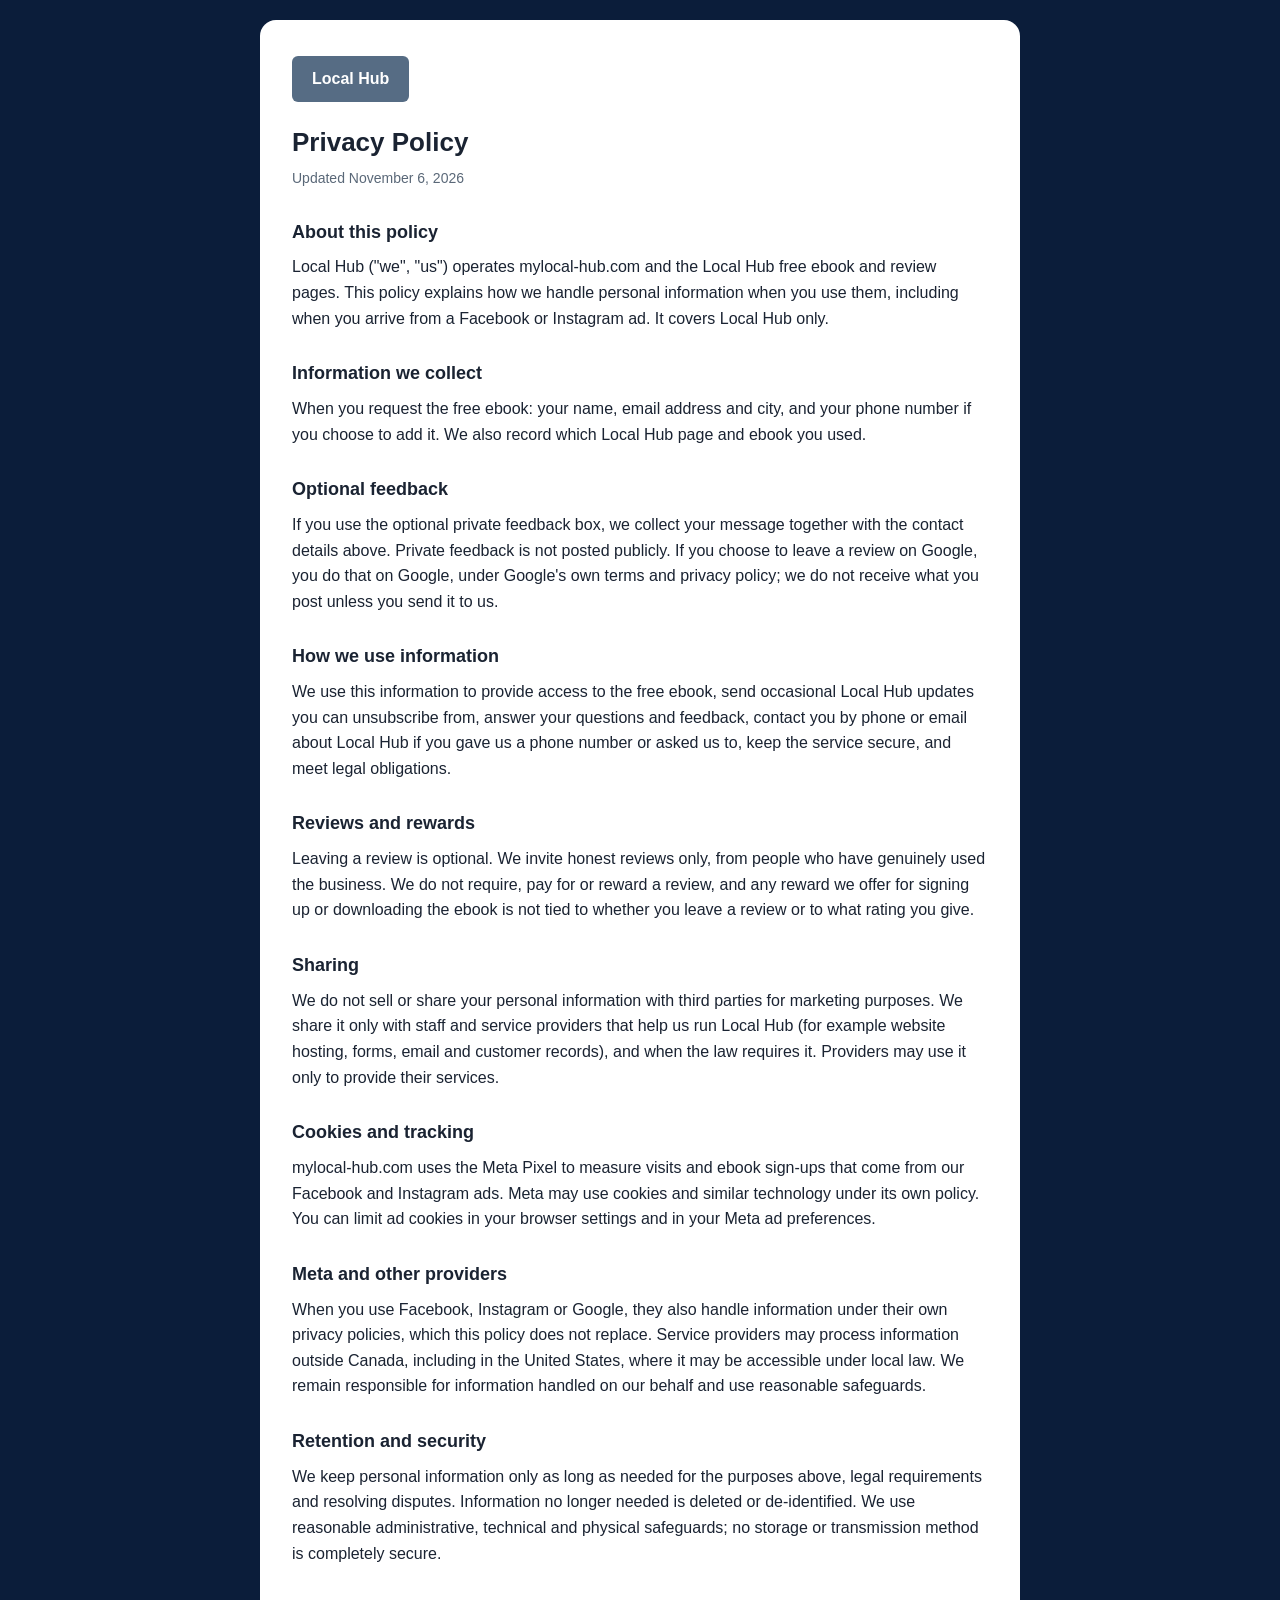
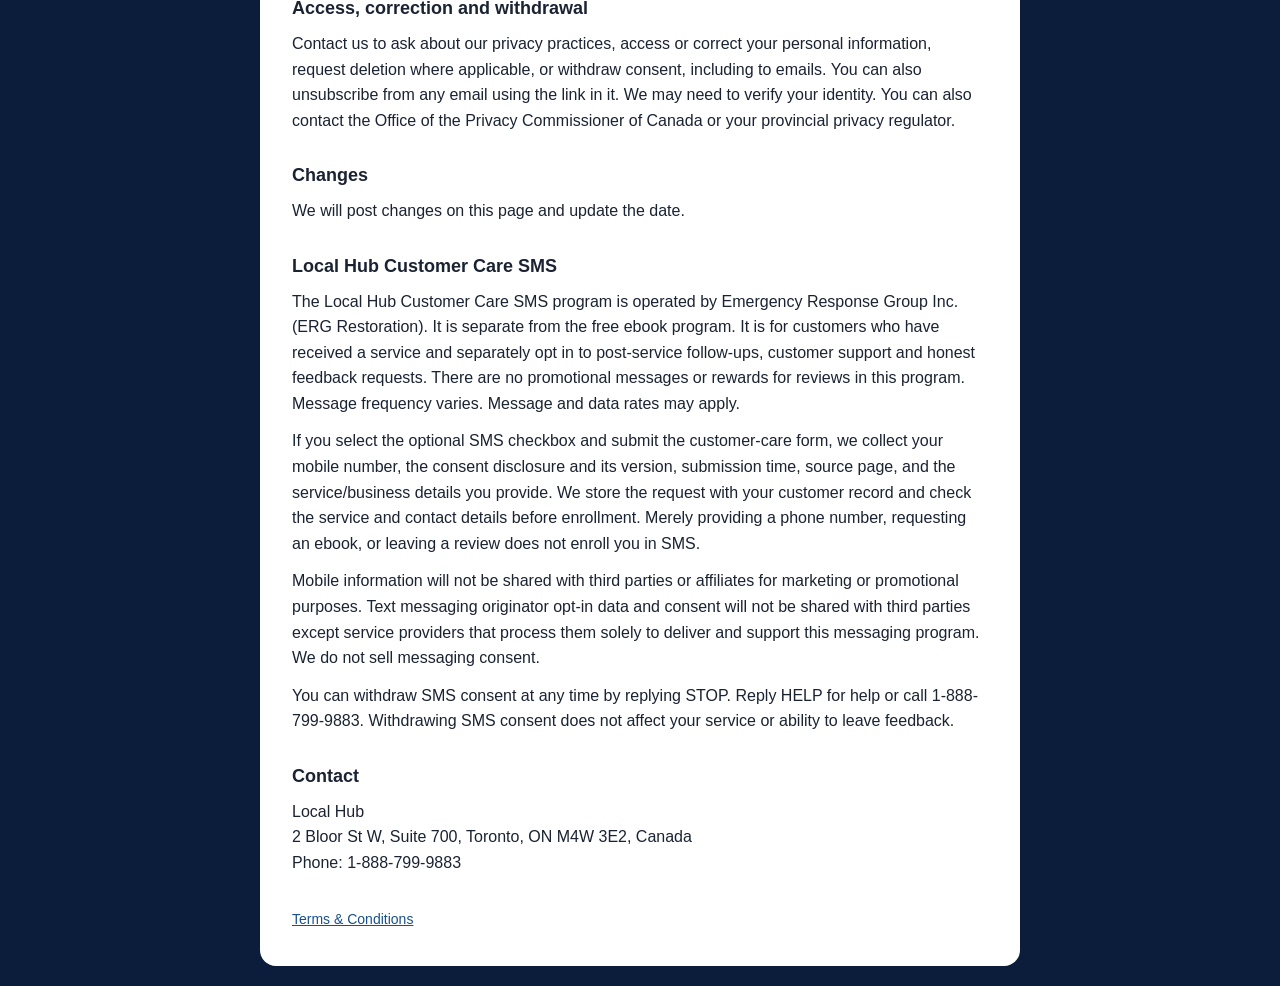
<file: privacy/index.html>
<!DOCTYPE html>
<html lang="en"><head><meta charset="utf-8"/><meta content="width=device-width,initial-scale=1" name="viewport"/><meta content="noindex" name="robots"/><title>Privacy Policy</title><style>*{box-sizing:border-box}body{margin:0;font-family:-apple-system,BlinkMacSystemFont,"Segoe UI",sans-serif;background:#0b1d3a;color:#1a2332;line-height:1.6;padding:20px}.card{max-width:760px;margin:0 auto;background:#fff;border-radius:16px;padding:36px 32px}.brand-logo{display:inline-block;background:#566c84;color:#fff;font-weight:700;padding:10px 20px;border-radius:6px;margin-bottom:20px}h1{font-size:26px;margin:0 0 4px}.updated{color:#5a6878;font-size:14px;margin:0 0 24px}h2{font-size:18px;margin:28px 0 8px}p{margin:0 0 12px}a{color:#18518b}address{font-style:normal}footer{margin-top:32px;font-size:14px;color:#5a6878}@media(max-width:520px){.card{padding:24px 18px}}</style></head><body><main class="card"><div class="brand-logo">Local Hub</div><h1>Privacy Policy</h1><p class="updated">Updated November 6, 2026</p><h2>About this policy</h2><p>Local Hub ("we", "us") operates mylocal-hub.com and the Local Hub free ebook and review pages. This policy explains how we handle personal information when you use them, including when you arrive from a Facebook or Instagram ad. It covers Local Hub only.</p>
<h2>Information we collect</h2><p>When you request the free ebook: your name, email address and city, and your phone number if you choose to add it. We also record which Local Hub page and ebook you used.</p>
<h2>Optional feedback</h2><p>If you use the optional private feedback box, we collect your message together with the contact details above. Private feedback is not posted publicly. If you choose to leave a review on Google, you do that on Google, under Google's own terms and privacy policy; we do not receive what you post unless you send it to us.</p>
<h2>How we use information</h2><p>We use this information to provide access to the free ebook, send occasional Local Hub updates you can unsubscribe from, answer your questions and feedback, contact you by phone or email about Local Hub if you gave us a phone number or asked us to, keep the service secure, and meet legal obligations.</p>
<h2>Reviews and rewards</h2><p>Leaving a review is optional. We invite honest reviews only, from people who have genuinely used the business. We do not require, pay for or reward a review, and any reward we offer for signing up or downloading the ebook is not tied to whether you leave a review or to what rating you give.</p>
<h2>Sharing</h2><p>We do not sell or share your personal information with third parties for marketing purposes. We share it only with staff and service providers that help us run Local Hub (for example website hosting, forms, email and customer records), and when the law requires it. Providers may use it only to provide their services.</p>
<h2>Cookies and tracking</h2><p>mylocal-hub.com uses the Meta Pixel to measure visits and ebook sign-ups that come from our Facebook and Instagram ads. Meta may use cookies and similar technology under its own policy. You can limit ad cookies in your browser settings and in your Meta ad preferences.</p>
<h2>Meta and other providers</h2><p>When you use Facebook, Instagram or Google, they also handle information under their own privacy policies, which this policy does not replace. Service providers may process information outside Canada, including in the United States, where it may be accessible under local law. We remain responsible for information handled on our behalf and use reasonable safeguards.</p>
<h2>Retention and security</h2><p>We keep personal information only as long as needed for the purposes above, legal requirements and resolving disputes. Information no longer needed is deleted or de-identified. We use reasonable administrative, technical and physical safeguards; no storage or transmission method is completely secure.</p>
<h2>Access, correction and withdrawal</h2><p>Contact us to ask about our privacy practices, access or correct your personal information, request deletion where applicable, or withdraw consent, including to emails. You can also unsubscribe from any email using the link in it. We may need to verify your identity. You can also contact the Office of the Privacy Commissioner of Canada or your provincial privacy regulator.</p>
<h2>Changes</h2><p>We will post changes on this page and update the date.</p>
<h2 id="customer-care-sms">Local Hub Customer Care SMS</h2><p>The Local Hub Customer Care SMS program is operated by Emergency Response Group Inc. (ERG Restoration). It is separate from the free ebook program. It is for customers who have received a service and separately opt in to post-service follow-ups, customer support and honest feedback requests. There are no promotional messages or rewards for reviews in this program. Message frequency varies. Message and data rates may apply.</p><p>If you select the optional SMS checkbox and submit the customer-care form, we collect your mobile number, the consent disclosure and its version, submission time, source page, and the service/business details you provide. We store the request with your customer record and check the service and contact details before enrollment. Merely providing a phone number, requesting an ebook, or leaving a review does not enroll you in SMS.</p><p>Mobile information will not be shared with third parties or affiliates for marketing or promotional purposes. Text messaging originator opt-in data and consent will not be shared with third parties except service providers that process them solely to deliver and support this messaging program. We do not sell messaging consent.</p><p>You can withdraw SMS consent at any time by replying STOP. Reply HELP for help or call 1-888-799-9883. Withdrawing SMS consent does not affect your service or ability to leave feedback.</p><h2>Contact</h2><address>Local Hub<br/>2 Bloor St W, Suite 700, Toronto, ON M4W 3E2, Canada<br/>Phone: 1-888-799-9883</address><footer><a href="/terms/">Terms &amp; Conditions</a></footer></main></body></html>
</file>
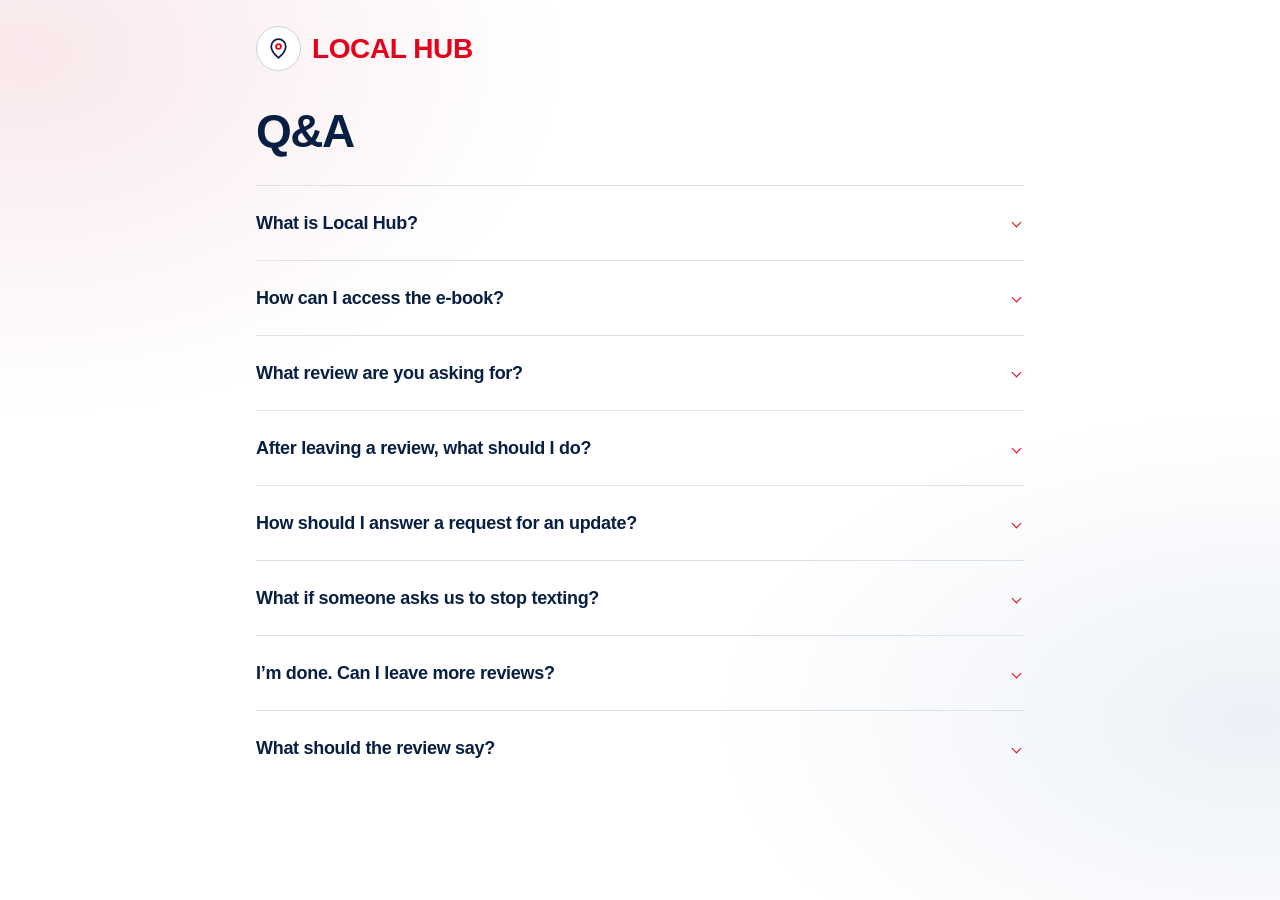
<file: qa/index.html>
<!doctype html>
<html lang="en">
<head>
  <meta charset="utf-8">
  <meta name="viewport" content="width=device-width, initial-scale=1">
  <meta name="robots" content="noindex, nofollow, noarchive">
  <meta name="description" content="Answers and reusable replies for Local Hub conversations.">
  <meta name="theme-color" content="#071f43">
  <title>Local Hub · Q&amp;A</title>
  <style>
    :root { color-scheme:light; --navy:#071f43; --red:#e60019; --ink:#142746; --muted:#536175; --line:#dce1e9; --soft:#f6f7fa; }
    *,*::before,*::after { box-sizing:border-box; }
    html { -webkit-text-size-adjust:100%; }
    body { margin:0; font-family:Arial,Helvetica,sans-serif; background:#fff; color:var(--ink); line-height:1.5; min-height:100vh; position:relative; isolation:isolate; }
    body::before { content:""; position:absolute; z-index:-1; inset:0; pointer-events:none; background:radial-gradient(ellipse at 2% 6%,#f9e8eb 0,transparent 30%),radial-gradient(ellipse at 98% 80%,#edf1f7 0,transparent 30%); }
    main { max-width:840px; margin:auto; padding:26px 36px 40px; }
    .brand-logo { display:flex; align-items:center; gap:11px; color:var(--red); font-family:Impact,Haettenschweiler,"Arial Narrow",sans-serif; font-size:28px; font-weight:900; letter-spacing:-.4px; text-transform:uppercase; width:fit-content; }
    .brand-mark { width:45px; height:45px; border:1px solid #cbd2dd; background:#fff; border-radius:50%; display:grid; place-items:center; flex:none; }
    .brand-mark svg { width:25px; height:25px; color:var(--navy); }
    .brand-mark svg circle { stroke:var(--red); }
    h1 { margin:36px 0 28px; color:var(--navy); font-family:Impact,Haettenschweiler,"Arial Narrow",sans-serif; font-size:clamp(36px,5.5vw,46px); line-height:1.08; font-weight:900; letter-spacing:-1.5px; text-transform:uppercase; }
    summary:focus-visible,button:focus-visible,a:focus-visible { outline:3px solid var(--navy); outline-offset:4px; }
    .faq-item { border-top:1px solid var(--line); }
    summary { display:flex; align-items:center; justify-content:space-between; gap:18px; padding:24px 0; cursor:pointer; list-style:none; }
    summary::-webkit-details-marker { display:none; }
    summary::after { content:""; flex:none; width:7px; height:7px; margin-right:4px; border-right:1.5px solid var(--red); border-bottom:1.5px solid var(--red); transform:rotate(45deg); }
    .faq-item[open] summary::after { transform:rotate(225deg); }
    .faq-item[open] summary { padding-bottom:15px; }
    h2 { margin:0; font-size:18px; line-height:1.45; font-weight:800; letter-spacing:-.3px; color:var(--navy); }
    .answer { padding-bottom:24px; }
    .answer p { margin:0 0 13px; }
    .answer p:last-child { margin-bottom:0; }
    .reply-box { position:relative; border:1px solid var(--line); border-radius:10px; background:var(--soft); }
    .reply { margin:0; padding:18px 60px 18px 19px; color:var(--ink); overflow-wrap:anywhere; }
    .reply a { color:var(--navy); text-underline-offset:3px; }
    .copy { position:absolute; top:8px; right:8px; display:grid; place-items:center; width:40px; height:40px; padding:0; border:0; border-radius:8px; background:transparent; color:var(--navy); cursor:pointer; }
    .copy:hover { background:#fff0f2; color:var(--red); }
    .check-icon { display:none; }
    .copy[data-copied] .copy-icon { display:none; }
    .copy[data-copied] .check-icon { display:block; color:var(--red); }
    .note { color:var(--muted); font-size:14px; }
    [hidden] { display:none !important; }
    .sr-only { position:absolute; width:1px; height:1px; padding:0; margin:-1px; overflow:hidden; clip:rect(0,0,0,0); white-space:nowrap; border:0; }
    @media(max-width:560px) { main { padding:20px 22px 32px; } h1 { margin-top:30px; } summary { padding:22px 0; } h2 { font-size:17px; } .reply { padding:15px 54px 15px 15px; } }
    @media(prefers-reduced-motion:no-preference) { .copy { transition:background .15s,color .15s; } }
  </style>
</head>
<body>
  <main>
    <header>
      <div class="brand-logo" aria-label="Local Hub">
      <span class="brand-mark" aria-hidden="true"><svg viewBox="0 0 24 24" fill="none" stroke="currentColor" stroke-width="1.7" stroke-linecap="round" stroke-linejoin="round"><path d="M19 10c0 5-7 11-7 11S5 15 5 10a7 7 0 1 1 14 0Z"/><circle cx="12" cy="10" r="2.3"/></svg></span>
      <span>Local Hub</span>
    </div>
      <h1>Q&amp;A</h1>
    </header>
    <section aria-label="Questions and answers" id="questions">
      <details class="faq-item" id="about">
        <summary><h2>What is Local Hub?</h2></summary>
        <div class="answer">
          <div class="reply-box"><button class="copy" type="button" data-copy="reply-about" aria-label="Copy reply about Local Hub" title="Copy reply"><svg class="copy-icon" aria-hidden="true" width="18" height="18" viewBox="0 0 24 24" fill="none" stroke="currentColor" stroke-width="1.6"><rect x="8" y="8" width="12" height="13" rx="2"/><path d="M16 8V5a2 2 0 0 0-2-2H5a2 2 0 0 0-2 2v9a2 2 0 0 0 2 2h3"/></svg><svg class="check-icon" aria-hidden="true" width="18" height="18" viewBox="0 0 24 24" fill="none" stroke="currentColor" stroke-width="1.8"><path d="m5 12 4 4L19 6"/></svg></button>
            <div class="reply" id="reply-about">Local Hub is a collaborative network that partners with local businesses to educate people about common issues like water damage and leaks.</div></div>
        </div>
      </details>
      <details class="faq-item" id="ebook">
        <summary><h2>How can I access the e-book?</h2></summary>
        <div class="answer">
          <div class="reply-box"><button class="copy" type="button" data-copy="reply-ebook" aria-label="Copy reply with the ebook link" title="Copy reply"><svg class="copy-icon" aria-hidden="true" width="18" height="18" viewBox="0 0 24 24" fill="none" stroke="currentColor" stroke-width="1.6"><rect x="8" y="8" width="12" height="13" rx="2"/><path d="M16 8V5a2 2 0 0 0-2-2H5a2 2 0 0 0-2 2v9a2 2 0 0 0 2 2h3"/></svg><svg class="check-icon" aria-hidden="true" width="18" height="18" viewBox="0 0 24 24" fill="none" stroke="currentColor" stroke-width="1.8"><path d="m5 12 4 4L19 6"/></svg></button>
            <div class="reply" id="reply-ebook">Here’s the link to our latest e-book: <a href="https://mylocal-hub.com/start/ebook/water-damage-guide.pdf" target="_blank" rel="noopener noreferrer">https://mylocal-hub.com/start/ebook/water-damage-guide.pdf</a> Take a look and let us know whether you’d really recommend it.</div></div>
        </div>
      </details>
      <details class="faq-item" id="feedback">
        <summary><h2>What review are you asking for?</h2></summary>
        <div class="answer">
          <div class="reply-box"><button class="copy" type="button" data-copy="reply-feedback" aria-label="Copy reply about educational feedback" title="Copy reply"><svg class="copy-icon" aria-hidden="true" width="18" height="18" viewBox="0 0 24 24" fill="none" stroke="currentColor" stroke-width="1.6"><rect x="8" y="8" width="12" height="13" rx="2"/><path d="M16 8V5a2 2 0 0 0-2-2H5a2 2 0 0 0-2 2v9a2 2 0 0 0 2 2h3"/></svg><svg class="check-icon" aria-hidden="true" width="18" height="18" viewBox="0 0 24 24" fill="none" stroke="currentColor" stroke-width="1.8"><path d="m5 12 4 4L19 6"/></svg></button>
            <div class="reply" id="reply-feedback">We work with local partners to share educational materials about common issues like water damage and leaks. We’re looking for reviewers to help us check those materials.</div></div>
        </div>
      </details>
      <details class="faq-item" id="already-reviewed">
        <summary><h2>After leaving a review, what should I do?</h2></summary>
        <div class="answer">
          <div class="reply-box"><button class="copy" type="button" data-copy="reply-already" aria-label="Copy reply about what to do after reviewing" title="Copy reply"><svg class="copy-icon" aria-hidden="true" width="18" height="18" viewBox="0 0 24 24" fill="none" stroke="currentColor" stroke-width="1.6"><rect x="8" y="8" width="12" height="13" rx="2"/><path d="M16 8V5a2 2 0 0 0-2-2H5a2 2 0 0 0-2 2v9a2 2 0 0 0 2 2h3"/></svg><svg class="check-icon" aria-hidden="true" width="18" height="18" viewBox="0 0 24 24" fill="none" stroke="currentColor" stroke-width="1.8"><path d="m5 12 4 4L19 6"/></svg></button>
            <div class="reply" id="reply-already">Send us a screenshot of your feedback so we can track it on our end. If friends or family would also like to evaluate the material, you can share their contact details with their permission and we’ll get in touch. They receive a bonus for evaluating the material, and you receive a referral bonus.</div></div>
          <p class="note" style="margin-top:13px">Check the earlier conversation before requesting another action. Only ask for a business review about a genuine personal experience.</p>
        </div>
      </details>
      <details class="faq-item" id="update">
        <summary><h2>How should I answer a request for an update?</h2></summary>
        <div class="answer">
          <p>Read what was promised. Confirm the current status with the team, then answer that specific question with the confirmed result.</p>
          <p>Prioritize unanswered questions and open promises. If another person needs to check something, agree who will follow up and when. Keep the conversation open until the question is resolved.</p>
          <p class="note">Only confirm that an action is complete after it has been verified.</p>
        </div>
      </details>
      <details class="faq-item" id="stop">
        <summary><h2>What if someone asks us to stop texting?</h2></summary>
        <div class="answer">
          <p>Respect the SMS opt-out. Keep it in place and do not send further texts or add the person to another SMS follow-up.</p>
        </div>
      </details>
      <details class="faq-item" id="more-reviews">
        <summary><h2>I’m done. Can I leave more reviews?</h2></summary>
        <div class="answer">
          <div class="reply-box"><button class="copy" type="button" data-copy="reply-more" aria-label="Copy reply about referral reviews" title="Copy reply"><svg class="copy-icon" aria-hidden="true" width="18" height="18" viewBox="0 0 24 24" fill="none" stroke="currentColor" stroke-width="1.6"><rect x="8" y="8" width="12" height="13" rx="2"/><path d="M16 8V5a2 2 0 0 0-2-2H5a2 2 0 0 0-2 2v9a2 2 0 0 0 2 2h3"/></svg><svg class="check-icon" aria-hidden="true" width="18" height="18" viewBox="0 0 24 24" fill="none" stroke="currentColor" stroke-width="1.8"><path d="m5 12 4 4L19 6"/></svg></button>
            <div class="reply" id="reply-more">You can get family or friends to leave their quick reviews and send us the screenshots. We will transfer you 3 USD per referral review.</div></div>
        </div>
      </details>
      <details class="faq-item" id="review-text">
        <summary><h2>What should the review say?</h2></summary>
        <div class="answer">
          <div class="reply-box"><button class="copy" type="button" data-copy="reply-text" aria-label="Copy reply about what the review should say" title="Copy reply"><svg class="copy-icon" aria-hidden="true" width="18" height="18" viewBox="0 0 24 24" fill="none" stroke="currentColor" stroke-width="1.6"><rect x="8" y="8" width="12" height="13" rx="2"/><path d="M16 8V5a2 2 0 0 0-2-2H5a2 2 0 0 0-2 2v9a2 2 0 0 0 2 2h3"/></svg><svg class="check-icon" aria-hidden="true" width="18" height="18" viewBox="0 0 24 24" fill="none" stroke="currentColor" stroke-width="1.8"><path d="m5 12 4 4L19 6"/></svg></button>
            <div class="reply" id="reply-text">The review can be just 5 stars if you recommend it, and anything simple in the text works, such as “Recommended” or “Great service”.</div></div>
        </div>
      </details>
    </section>
    <p id="status" class="sr-only" role="status" aria-live="polite"></p>
  </main>
  <script>
    const status = document.getElementById('status');
    document.querySelectorAll('[data-copy]').forEach(button => {
      button.addEventListener('click', async () => {
        const reply = document.getElementById(button.dataset.copy);
        try {
          await navigator.clipboard.writeText(reply.innerText);
          button.dataset.copied = 'true';
          button.title = 'Copied';
          status.textContent = 'Reply copied.';
          setTimeout(() => { delete button.dataset.copied; button.title = 'Copy reply'; }, 1800);
        } catch {
          const range = document.createRange();
          range.selectNodeContents(reply);
          const selection = window.getSelection();
          selection.removeAllRanges(); selection.addRange(range);
          status.textContent = 'Select the highlighted reply and copy it.';
        }
      });
    });
  </script>
</body>
</html>
</file>
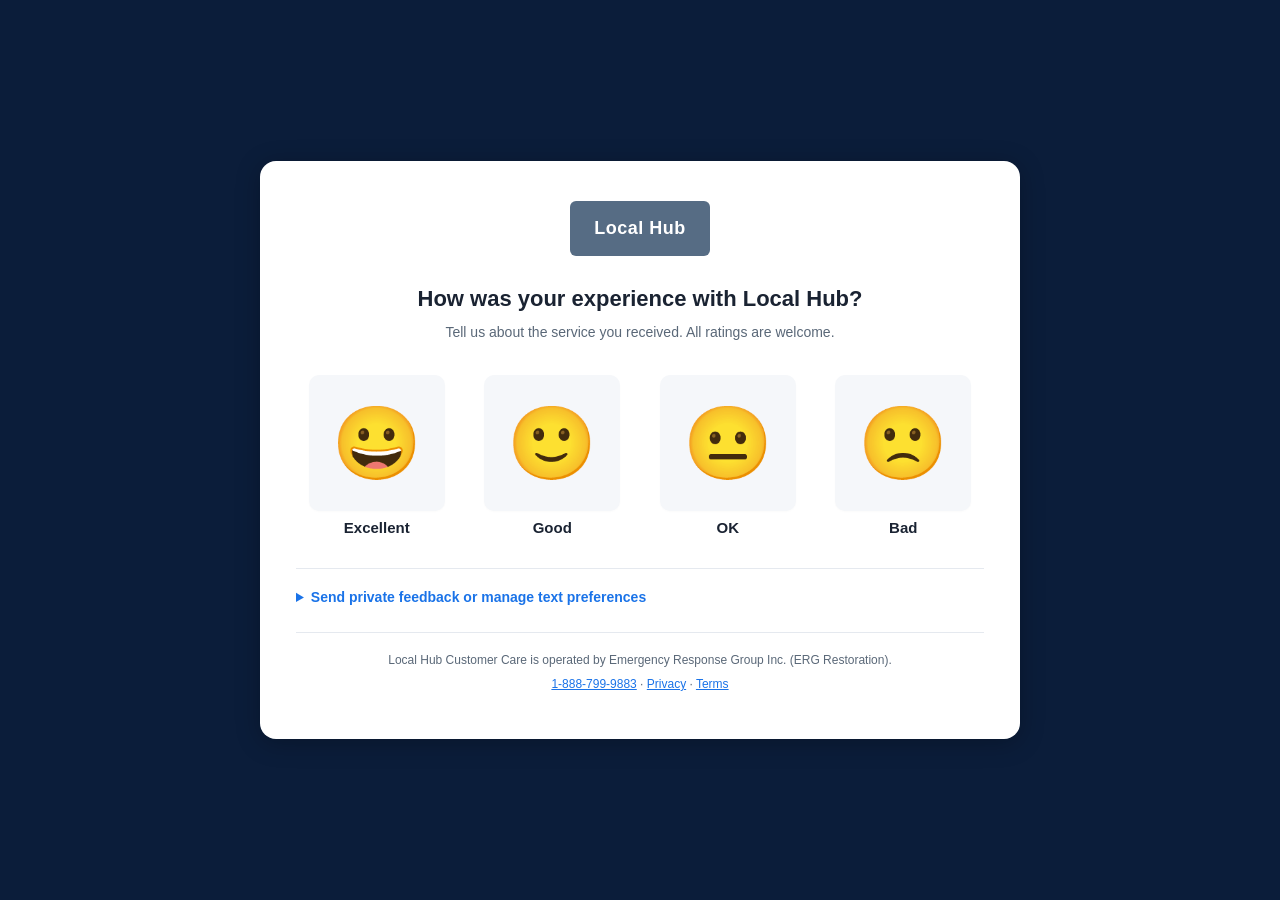
<file: review/index.html>
<!doctype html><html lang="en"><head><meta charset="utf-8"><meta name="viewport" content="width=device-width,initial-scale=1"><meta name="robots" content="noindex"><title>Local Hub | Share your feedback</title><link rel="stylesheet" href="/review/style.css"><script src="/start/profiles.js" defer></script><script src="/review/review.js" defer></script></head><body class="customer-review-mode"><main class="card"><div class="brand-logo">Local Hub</div><h1>How was your experience with Local Hub?</h1><p class="sub" id="service-intro">Tell us about the service you received. All ratings are welcome.</p><div class="rating-grid" role="group" aria-label="Rate your experience"><button class="rating-btn" type="button" data-rating="excellent" aria-label="Excellent" aria-pressed="false"><span class="rating-emoji">😀</span><span class="rating-label">Excellent</span></button><button class="rating-btn" type="button" data-rating="good" aria-label="Good" aria-pressed="false"><span class="rating-emoji">🙂</span><span class="rating-label">Good</span></button><button class="rating-btn" type="button" data-rating="ok" aria-label="OK" aria-pressed="false"><span class="rating-emoji">😐</span><span class="rating-label">OK</span></button><button class="rating-btn" type="button" data-rating="bad" aria-label="Bad" aria-pressed="false"><span class="rating-emoji">🙁</span><span class="rating-label">Bad</span></button></div><p id="rating-response" hidden>Thank you. You can share your honest experience on Google or send private feedback below.</p><section id="public-review" class="review-actions" hidden><a id="google-review" class="btn-link" target="_blank" rel="noopener noreferrer">Leave an honest Google review</a><p>Optional. Please review only the business that served you.</p></section><details class="feedback-options"><summary>Send private feedback or manage text preferences</summary><form id="care-form">
<label for="business">Business that served you</label><input id="business" name="business" required maxlength="120" autocomplete="organization">
<input type="hidden" id="rating" name="rating" value="">
<label for="feedback">Your feedback <span>(optional)</span></label><textarea id="feedback" name="feedback" rows="3" maxlength="1500" placeholder="What went well? What could we improve?"></textarea>
<div class="contact-fields"><div><label for="name">Name</label><input id="name" name="name" required maxlength="120" autocomplete="name"></div><div><label for="email">Email used for your service</label><input id="email" name="email" type="email" required maxlength="254" autocomplete="email"></div></div>
<div class="sms"><h2>Stay in touch by text <span>(optional)</span></h2><label for="phone">Mobile number</label><input id="phone" name="phone" type="tel" autocomplete="tel" placeholder="+1 555 123 4567" maxlength="32" aria-describedby="sms-disclosure">
<label class="check" for="sms-consent"><input type="checkbox" id="sms-consent" name="sms_consent"><span id="sms-disclosure">I agree to receive automated text messages from Local Hub, operated by Emergency Response Group Inc. (ERG Restoration), about post-service follow-ups, customer support and honest feedback requests. Message frequency varies. Message and data rates may apply. Reply STOP to opt out or HELP for help. Consent is optional and is not a condition of purchase or service. See our <a href="/terms/#customer-care-sms" target="_blank" rel="noopener">SMS Terms</a> and <a href="/privacy/#customer-care-sms" target="_blank" rel="noopener">Privacy Policy</a>.</span></label>
<p class="small">You can submit feedback without a mobile number or SMS consent.</p></div>
<p class="small">Please use your own contact details. Do not include sensitive personal information.</p>
<button class="submit negative" type="submit" id="submit">Send feedback</button><p id="status" role="status" aria-live="polite"></p>
</form></details><footer><p>Local Hub Customer Care is operated by Emergency Response Group Inc. (ERG Restoration).</p><p><a href="tel:+18887999883">1-888-799-9883</a> · <a href="/privacy/">Privacy</a> · <a href="/terms/">Terms</a></p></footer></main></body></html>
</file>
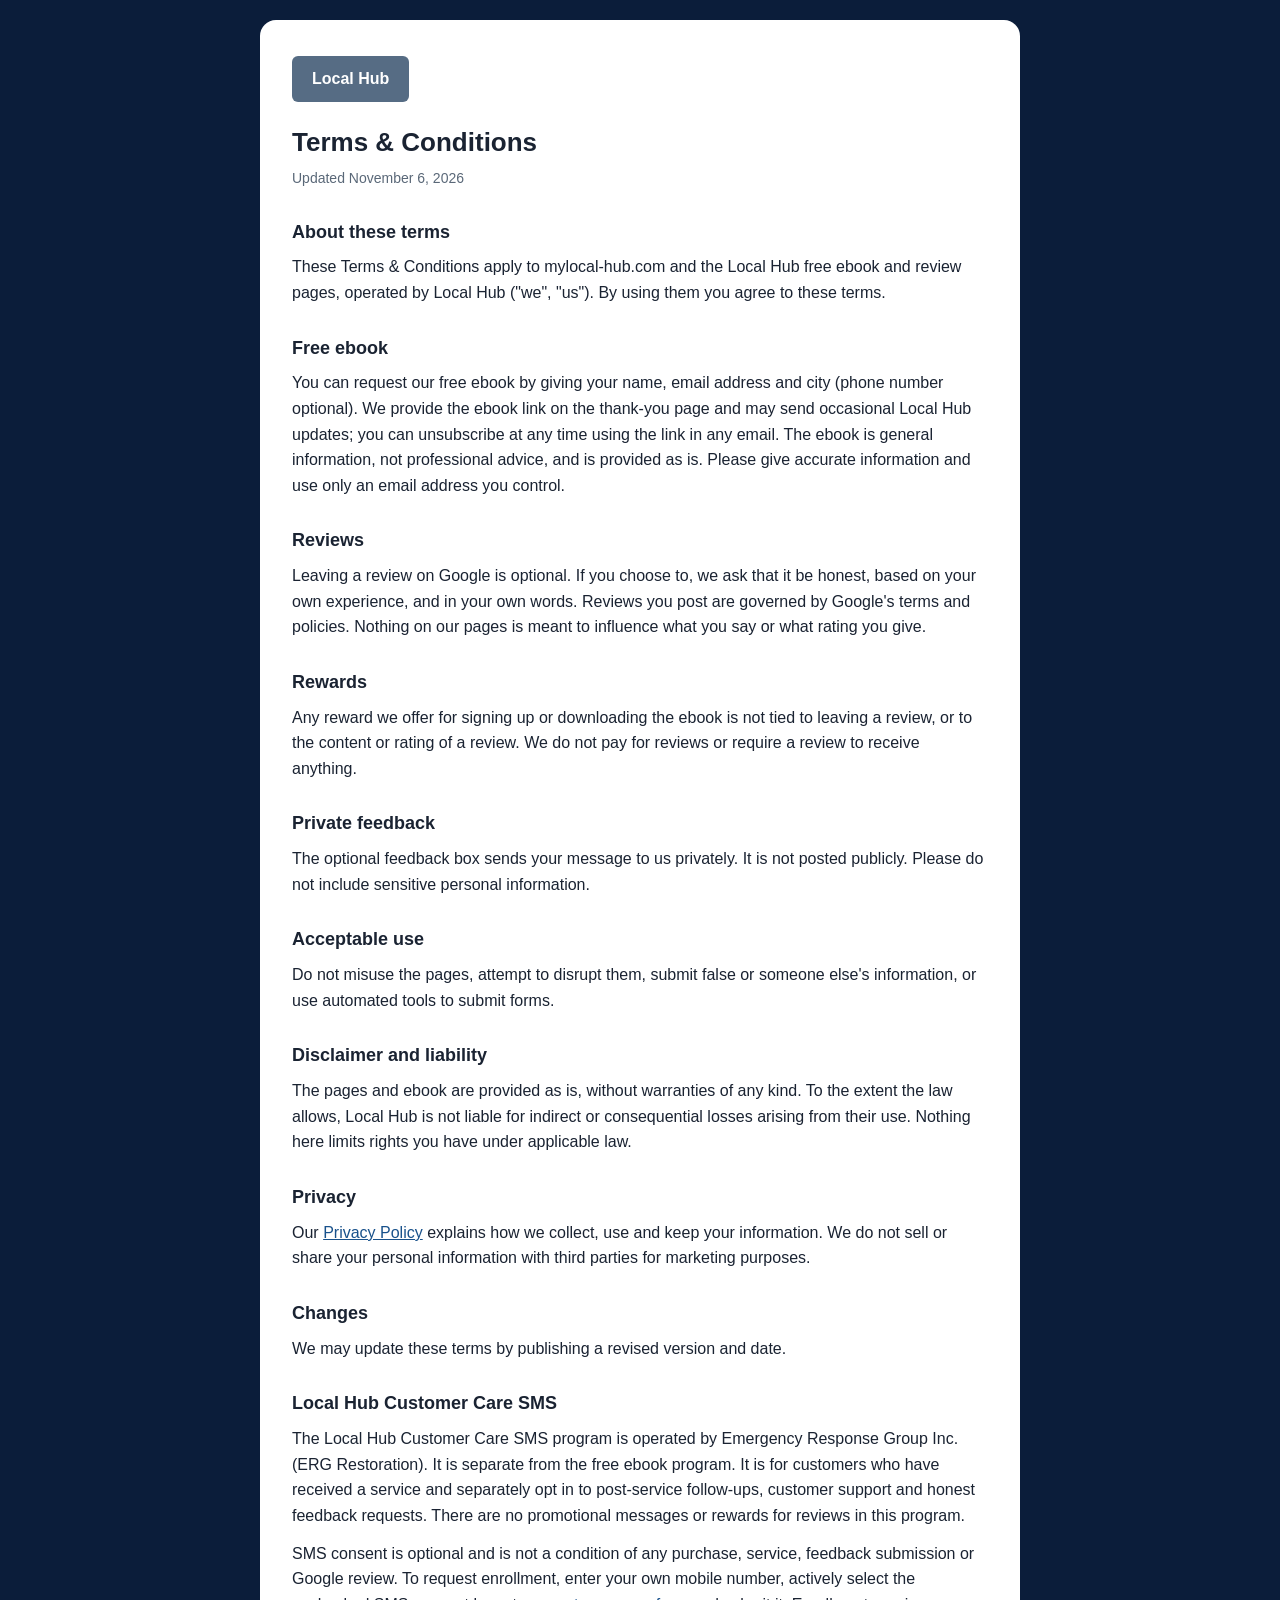
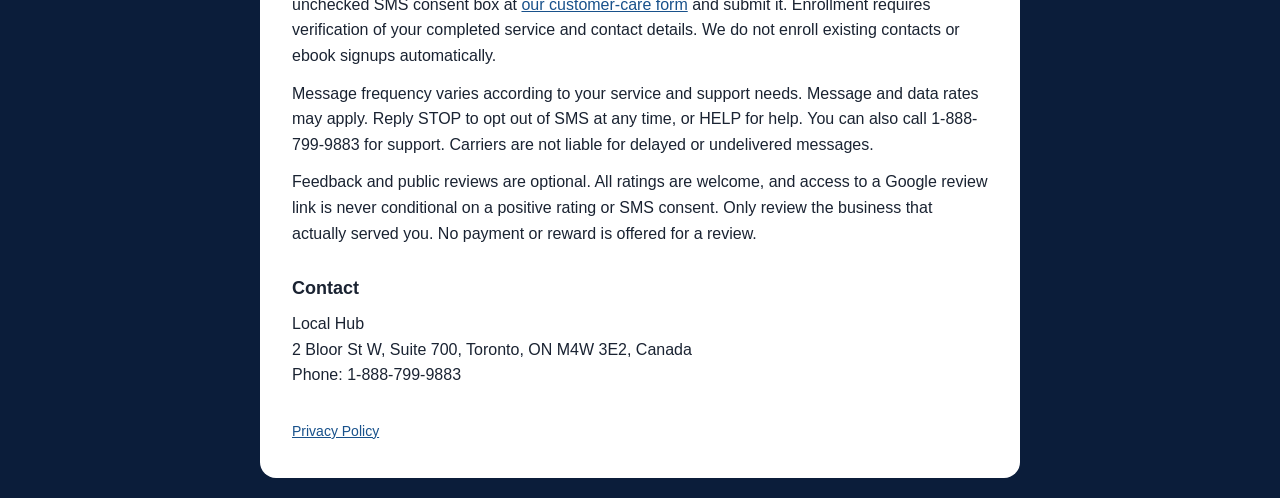
<file: sms-terms/index.html>
<!doctype html><meta charset="utf-8"><meta name="robots" content="noindex"><meta http-equiv="refresh" content="0; url=/terms/"><title>Local Hub Terms &amp; Conditions</title><a href="/terms/">Terms &amp; Conditions</a>
</file>
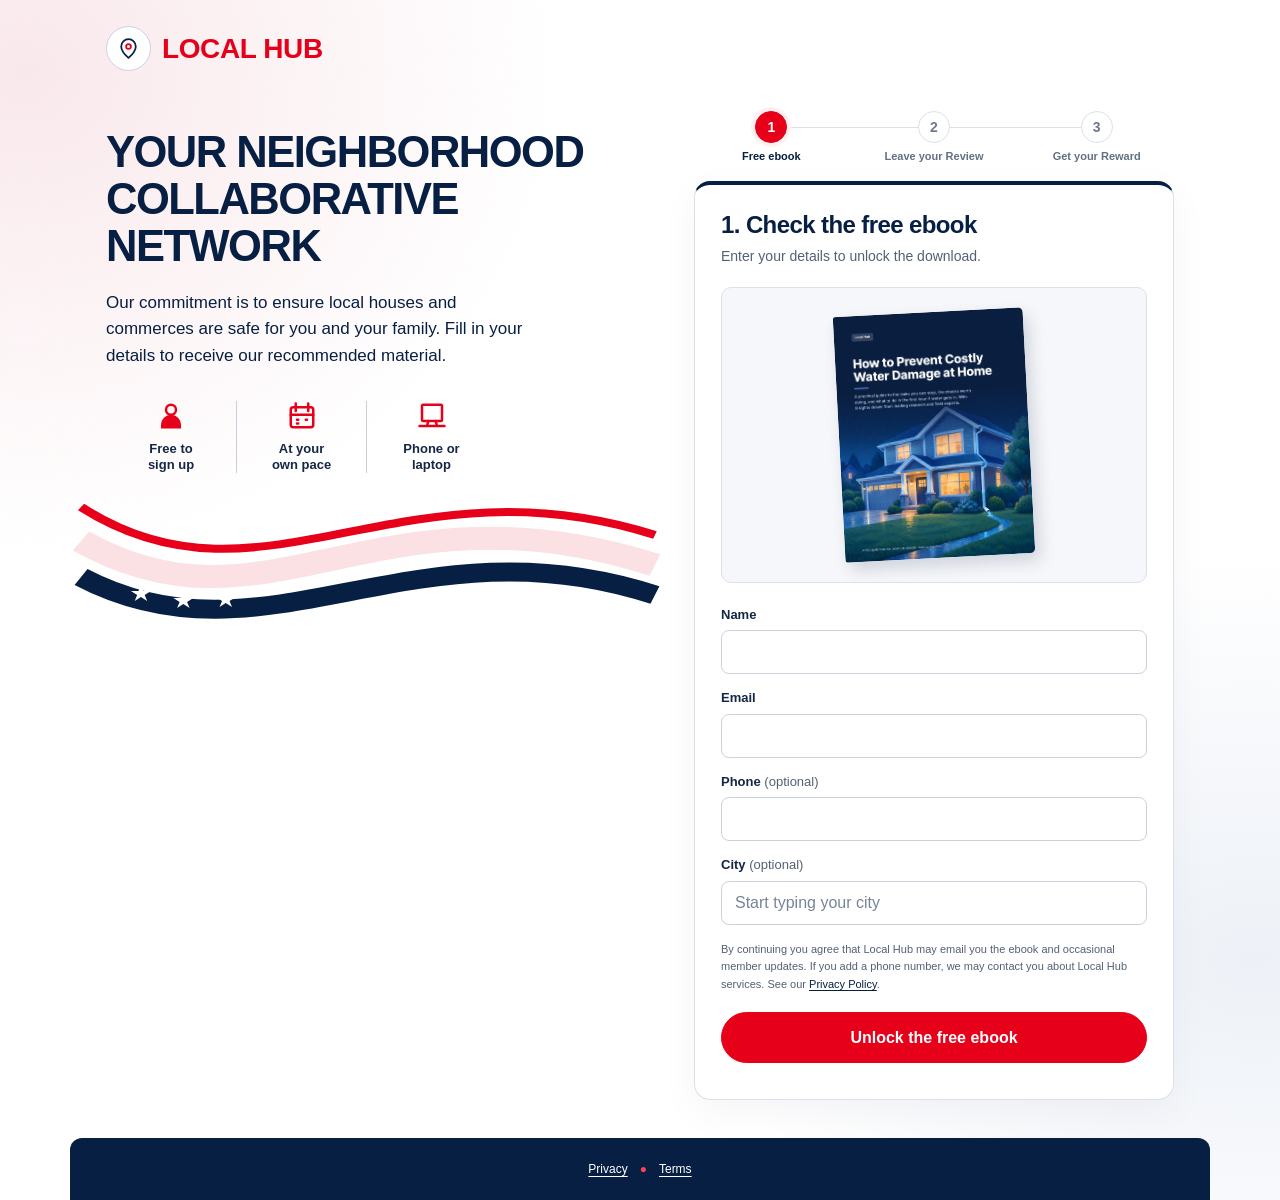
<file: start/index.html>
<!DOCTYPE html>
<html lang="en">
<head>
  <meta charset="UTF-8">
  <meta name="viewport" content="width=device-width, initial-scale=1.0">
  <title>Local Hub — Welcome</title>
  <meta name="robots" content="noindex">

  <!-- Keep the thank-you view available; consume only its pending conversion flag. -->
  <script>
  (() => {
    window.localHubIsThankYou = new URL(window.location.href).searchParams.get('thank-you') === '1';
    window.localHubEbookReceipt = null;
    window.localHubTrackLead = false;
    if (!window.localHubIsThankYou) return;
    try {
      const raw = sessionStorage.getItem('localhub-ebook-receipt');
      const receipt = raw ? JSON.parse(raw) : null;
      if (receipt && typeof receipt.name === 'string' && typeof receipt.email === 'string' && typeof receipt.city === 'string') {
        window.localHubEbookReceipt = receipt;
        window.localHubTrackLead = receipt.leadPending !== false;
        sessionStorage.setItem('localhub-ebook-receipt', JSON.stringify({ ...receipt, leadPending: false }));
      }
    } catch (_) {
      // If the conversion flag cannot be saved, discard the receipt to avoid replaying it.
      try { sessionStorage.removeItem('localhub-ebook-receipt'); } catch (_) {}
    }
  })();
  </script>

  <!-- Meta Pixel Code -->
  <script>
  !function(f,b,e,v,n,t,s)
  {if(f.fbq)return;n=f.fbq=function(){n.callMethod?
  n.callMethod.apply(n,arguments):n.queue.push(arguments)};
  if(!f._fbq)f._fbq=n;n.push=n;n.loaded=!0;n.version='2.0';
  n.queue=[];t=b.createElement(e);t.async=!0;
  t.src=v;s=b.getElementsByTagName(e)[0];
  s.parentNode.insertBefore(t,s)}(window, document,'script',
  'https://connect.facebook.net/en_US/fbevents.js');
  fbq('init', '1101981286014464');
  fbq('track', 'PageView');
  </script>
  <noscript><img height="1" width="1" style="display:none"
  src="https://www.facebook.com/tr?id=1101981286014464&ev=PageView&noscript=1"
  /></noscript>
  <!-- End Meta Pixel Code -->

  <style>
    :root{--navy:#071f43;--red:#e60019;--ink:#142746;--muted:#536175;--line:#dce1e9;--soft:#f6f7fa}
    *,*::before,*::after{box-sizing:border-box;margin:0;padding:0}
    html{width:100%;-webkit-text-size-adjust:100%}
    body{font-family:Arial,Helvetica,sans-serif;background:#fff;color:var(--ink);line-height:1.5;min-height:100vh;position:relative;isolation:isolate}
    body::before{content:"";position:absolute;z-index:-1;inset:0;pointer-events:none;background:radial-gradient(ellipse at 2% 6%,#f9e8eb 0,transparent 30%),radial-gradient(ellipse at 98% 80%,#edf1f7 0,transparent 30%)}
    .wrap{max-width:1140px;margin:auto;padding:26px 36px 0;min-width:0}
    .brand-logo{display:flex;align-items:center;gap:11px;color:var(--red);font-family:Impact,Haettenschweiler,"Arial Narrow",sans-serif;font-size:28px;font-weight:900;letter-spacing:-.4px;text-transform:uppercase;width:fit-content}
    .brand-mark{width:45px;height:45px;border:1px solid #cbd2dd;background:#fff;border-radius:50%;display:grid;place-items:center;flex:none}
    .brand-mark svg{width:25px;height:25px;color:var(--navy)}
    .brand-mark svg circle{stroke:var(--red)}
    .funnel-layout{display:grid;grid-template-columns:minmax(0,1fr) minmax(0,480px);gap:64px;align-items:start;margin:40px 0 38px}
    .intro{padding-top:18px;min-width:0}
    .headline{font-family:Impact,Haettenschweiler,"Arial Narrow",sans-serif;font-size:clamp(36px,3.4vw,46px);line-height:1.08;font-weight:900;letter-spacing:-1.5px;text-transform:uppercase;color:var(--navy);margin-bottom:20px}
    .intro-copy{font-size:17px;line-height:1.55;max-width:420px;color:var(--navy);font-weight:500}
    .benefits{display:grid;grid-template-columns:repeat(3,minmax(0,1fr));margin-top:32px;max-width:390px}
    .benefits li{list-style:none;text-align:center;padding:0 12px;font-size:13px;font-weight:700;line-height:1.25}
    .benefits li+li{border-left:1px solid #c9cfd9}
    .benefits svg{display:block;width:30px;height:30px;color:var(--red);margin:0 auto 10px}
    .ribbon{display:block;width:100%;height:120px;margin-top:28px;overflow:visible}
    .flow{min-width:0}
    .wrap:has(#v-1:not(.active)) .intro,.wrap:has(#unlocked:not([hidden])) .intro{display:none}
    .wrap:has(#v-1:not(.active)) .funnel-layout,.wrap:has(#unlocked:not([hidden])) .funnel-layout{grid-template-columns:minmax(0,480px);justify-content:center;margin-top:30px}
    .steps{display:flex;gap:8px;margin-bottom:18px;position:relative}
    .steps::before{content:"";position:absolute;left:16%;right:16%;top:16px;height:1px;background:var(--line);z-index:-1}
    .steps li{list-style:none;flex:1;min-width:0;display:flex;flex-direction:column;align-items:center;gap:6px;color:#627084;font-size:11px;font-weight:700;text-align:center;line-height:1.3}
    .steps .dot{width:32px;height:32px;border-radius:50%;background:#fff;color:#6d7a8d;display:grid;place-items:center;font-size:14px;font-weight:800;border:1px solid var(--line)}
    .steps li.current{color:var(--navy)}
    .steps li.current .dot{background:var(--red);border-color:var(--red);color:#fff;box-shadow:0 0 0 4px #fff0f2}
    .steps li.done .dot{background:var(--navy);border-color:var(--navy);color:#fff}
    .steps li.done{color:var(--navy)}
    .card{width:100%;background:#fff;border:1px solid var(--line);border-top:4px solid var(--navy);border-radius:16px;padding:26px;box-shadow:0 12px 40px #071f430b;min-width:0}
    h2{font-size:24px;text-align:left;margin-bottom:6px;line-height:1.2;font-weight:800;letter-spacing:-.6px;color:var(--navy)}
    p.sub{color:var(--muted);font-size:14px;margin-bottom:20px}
    .view{display:none}.view.active{display:block}
    .back{display:inline-block;color:var(--muted);font-size:14px;margin-bottom:12px;cursor:pointer;background:none;border:0;font-family:inherit;padding:4px 0}
    label{display:block;font-size:13px;font-weight:700;margin-bottom:6px}
    .opt{font-weight:400;color:var(--muted)}
    input[type=text],input[type=email],input[type=tel],textarea,select{width:100%;min-width:0;padding:12px 13px;border:1px solid #cbd2dd;border-radius:8px;font-size:16px;margin-bottom:14px;font-family:inherit;background:#fff;color:var(--ink);box-shadow:0 1px 2px #071f4303}
    input::placeholder,textarea::placeholder{color:#788496}
    textarea{min-height:96px;resize:vertical}
    input:focus,textarea:focus,select:focus{outline:3px solid #e6001920;outline-offset:1px;border-color:var(--red)}
    :focus-visible{outline:3px solid var(--navy);outline-offset:4px}
    .hp{position:absolute;left:-9999px;width:1px;height:1px;overflow:hidden}
    .btn{display:block;width:100%;background:var(--red);color:#fff;border:1px solid var(--red);padding:14px 18px;border-radius:999px;font-size:16px;font-weight:800;cursor:pointer;font-family:inherit;text-align:center;text-decoration:none;margin-bottom:10px;line-height:1.35;min-height:48px;transition:background .15s,border-color .15s}
    .btn:hover{background:#bd0015;border-color:#bd0015}
    .btn.alt{background:#fff;color:var(--navy);border-color:#cbd2dd}
    .btn.alt:hover{background:var(--soft);border-color:var(--navy)}
    .btn.green{background:var(--red);border-color:var(--red)}
    .btn.green:hover{background:#bd0015;border-color:#bd0015}
    .btn:disabled,.btn.disabled{background:#e9ecf1;color:#6c788a;border-color:#e9ecf1;cursor:not-allowed;pointer-events:none}
    .error{color:#b40017;font-size:14px;margin:-5px 0 12px;display:none}.error.show{display:block}
    .city-notice{display:none;background:var(--soft);border:1px solid var(--line);border-radius:10px;padding:14px 16px;margin-bottom:16px;color:var(--navy);font-size:14px}.city-notice.show{display:block}
    #reviewBtn[hidden],#reviewHelp[hidden],#ideasBox[hidden]{display:none}
    .profile{background:var(--soft);border:1px solid var(--line);border-radius:10px;padding:14px 16px;margin-bottom:16px}
    .profile .tag{font-size:11px;font-weight:800;color:var(--red);text-transform:uppercase;letter-spacing:1px;margin-bottom:3px}
    .profile .name{font-size:18px;font-weight:800}.profile .city{color:var(--muted);font-size:14px}
    .note{color:var(--muted);font-size:11px;line-height:1.6;margin:2px 0 18px}
    .note a{color:var(--navy);text-underline-offset:2px}
    .small{color:var(--muted);font-size:12px;margin:-4px 0 14px}.center{text-align:center}.center h2,.unlock h2{text-align:center}
    .ebook{margin:0 0 22px;text-align:center;background:var(--soft);border:1px solid var(--line);border-radius:10px;padding:24px 20px}
    .ebook a{display:block;width:190px;max-width:100%;margin:0 auto;text-decoration:none;border-radius:4px}
    .ebook img{display:block;width:100%;height:auto;border-radius:3px 5px 5px 3px;box-shadow:5px 8px 16px #071f4329;transform:rotate(-3deg);transition:transform .15s}
    .ebook a:hover img{transform:rotate(-3deg) translateY(-2px)}
    #v-1:has(#unlocked:not([hidden])) > h2,#v-1:has(#unlocked:not([hidden])) > p.sub,#v-1:has(#unlocked:not([hidden])) > .ebook{display:none}
    .unlock{text-align:center;padding:12px 0 0}
    .success-icon{display:grid;place-items:center;font-size:34px;color:var(--red);line-height:1;margin:0 auto 16px;width:64px;height:64px;background:#fff0f2;border-radius:50%}
    .divider{border:0;border-top:1px solid var(--line);margin:20px 0 14px}
    details.fb summary{cursor:pointer;font-weight:700;font-size:13px;color:var(--navy);padding:9px 0;list-style:none}
    details.fb summary::-webkit-details-marker,details.ideas summary::-webkit-details-marker{display:none}
    details.fb summary::before,details.ideas summary::before{content:"+ ";font-weight:800;color:var(--red)}
    details.fb[open] summary::before,details.ideas[open] summary::before{content:"− ";font-weight:800}
    .fbok{color:var(--navy);font-size:14px;margin:8px 0 0;display:none}.fbok.show{display:block}
    .reward{background:var(--soft);border:1px solid var(--line);border-top:3px solid var(--red);border-radius:10px;padding:20px 16px;text-align:center;margin:16px 0}
    .reward .r-tag{font-size:11px;font-weight:800;color:var(--red);text-transform:uppercase;letter-spacing:1px}
    .reward .r-text{font-size:18px;font-weight:800;margin-top:6px}
    details.ideas{margin:6px 0 4px;border:1px solid var(--line);border-radius:10px;background:var(--soft);padding:2px 13px}
    details.ideas summary{cursor:pointer;font-weight:700;font-size:13px;color:var(--navy);padding:12px 0;list-style:none}
    details.ideas .ideas-body{padding:0 0 14px}
    .chip-grid{display:grid;grid-template-columns:1fr 1fr;gap:8px;margin:8px 0 14px}
    .chip{background:#fff;border:1px solid #cbd2dd;border-radius:8px;padding:10px;cursor:pointer;font-family:inherit;font-size:13px;font-weight:700;color:var(--ink);text-align:left;min-width:0;overflow-wrap:anywhere;min-height:44px}
    .chip:hover{background:#fff0f2}.chip.selected{background:#fff0f2;border-color:var(--red);color:#b40017}
    .ideas-box{background:#fff;border:1px solid #cbd2dd;border-radius:8px;padding:10px;margin:8px 0 10px}
    .ideas-box textarea{border:0;margin:0;padding:0;min-height:130px;font-size:14px;line-height:1.5;resize:vertical;box-shadow:none}
    .ideas-box textarea:focus{outline:2px solid var(--red);outline-offset:4px}
    .ideas-actions{display:flex;gap:8px}.ideas-actions .btn{margin-bottom:0;flex:1;padding:11px 10px;font-size:14px}
    footer{padding:22px 20px;margin:0 -36px;background:var(--navy);font-size:12px;color:#fff;text-align:center;border-radius:12px 12px 0 0}
    footer a{color:#fff;text-underline-offset:3px}footer .sep{color:#ff4054;padding:0 12px}
    @media(max-width:800px){.wrap{max-width:580px;padding:20px 22px 0}.funnel-layout{grid-template-columns:1fr;gap:24px;margin:25px 0 30px}.intro{padding:0;text-align:center}.headline{font-size:36px;margin-bottom:13px;letter-spacing:-.5px}.intro-copy{font-size:17px;margin:auto;max-width:310px}.benefits{margin:22px auto 0;max-width:350px}.benefits li{font-size:11px;padding:0 9px}.benefits svg{width:24px;height:24px;margin-bottom:7px}.ribbon{height:35px;margin-top:14px;margin-bottom:-12px}.steps{margin-bottom:16px}.card{padding:23px 20px}footer{margin:0 -22px}}
    @media(max-width:360px){.wrap{padding:16px 14px 0}.headline{font-size:32px}.brand-logo{font-size:24px}.card{padding:20px 16px}.steps li{font-size:10px}footer{margin:0 -14px}}
    @media(prefers-reduced-motion:reduce){.btn,.ebook img{transition:none}}
  </style>
</head>
<body>
  <div class="wrap">
    <header class="brand-logo" aria-label="Local Hub">
      <span class="brand-mark" aria-hidden="true"><svg viewBox="0 0 24 24" fill="none" stroke="currentColor" stroke-width="1.7" stroke-linecap="round" stroke-linejoin="round"><path d="M19 10c0 5-7 11-7 11S5 15 5 10a7 7 0 1 1 14 0Z"/><circle cx="12" cy="10" r="2.3"/></svg></span>
      <span>Local Hub</span>
    </header>
    <div class="funnel-layout">
      <aside class="intro" aria-labelledby="welcome-title">
        <h1 class="headline" id="welcome-title">Your Neighborhood Collaborative Network</h1>
        <p class="intro-copy">Our commitment is to ensure local houses and commerces are safe for you and your family. Fill in your details to receive our recommended material.</p>
        <ul class="benefits" aria-label="Getting started">
          <li><svg aria-hidden="true" viewBox="0 0 24 24" fill="none" stroke="currentColor" stroke-width="2" stroke-linecap="round" stroke-linejoin="round"><circle cx="12" cy="7" r="4"/><path d="M4 22v-3a8 8 0 0 1 16 0v3Z" fill="currentColor" stroke="none"/></svg>Free to<br>sign up</li>
          <li><svg aria-hidden="true" viewBox="0 0 24 24" fill="none" stroke="currentColor" stroke-width="2" stroke-linecap="round" stroke-linejoin="round"><rect x="3" y="5" width="18" height="16" rx="2"/><path d="M7 2v6m10-6v6M3 11h18m-13 4h1m6 0h1m-8 3h1"/></svg>At your<br>own pace</li>
          <li><svg aria-hidden="true" viewBox="0 0 24 24" fill="none" stroke="currentColor" stroke-width="2" stroke-linecap="round" stroke-linejoin="round"><rect x="4" y="3" width="16" height="13" rx="1"/><path d="M2 20h20m-13-4-1 4m7-4 1 4"/></svg>Phone or<br>laptop</li>
        </ul>
        <svg class="ribbon" viewBox="0 0 420 120" preserveAspectRatio="none" aria-hidden="true"><path d="M-20 40C130 145 215-25 440 64" fill="none" stroke="#fbe0e4" stroke-width="23"/><path d="M-20 6C125 121 235-47 440 34" fill="none" stroke="#e60019" stroke-width="8"/><path d="M-20 76C127 172 246 15 440 94" fill="none" stroke="#071f43" stroke-width="19"/><g fill="#fff"><path d="m26 90 2-6 2 6h6l-5 4 2 6-5-4-5 4 2-6-5-4Z"/><path d="m60 97 2-6 2 6h6l-5 4 2 6-5-4-5 4 2-6-5-4Z"/><path d="m94 96 2-6 2 6h6l-5 4 2 6-5-4-5 4 2-6-5-4Z"/></g></svg>
      </aside>
      <div class="flow">
    <ol class="steps" id="steps" aria-label="Progress">
      <li class="current" data-step="1"><span class="dot">1</span>Free ebook</li>
      <li data-step="2"><span class="dot">2</span>Leave your Review</li>
      <li data-step="3"><span class="dot">3</span>Get your Reward</li>
    </ol>

    <main class="card">

      <!-- ============ STEP 1: free ebook (lead capture) ============ -->
      <section class="view active" id="v-1">
        <h2>1. Check the free ebook</h2>
        <p class="sub">Enter your details to unlock the download.</p>

        <figure class="ebook">
          <a href="ebook/water-damage-guide-cover.webp" target="_blank" rel="noopener" aria-label="Preview the cover of How to Prevent Costly Water Damage at Home">
            <img src="ebook/water-damage-guide-cover.webp" width="773" height="1000" alt="How to Prevent Costly Water Damage at Home, a Local Hub guide, with a home sheltered from the rain." fetchpriority="high" decoding="async">
          </a>
        </figure>

        <form id="leadForm" novalidate>
          <label for="lName">Name</label>
          <input type="text" id="lName" name="name" autocomplete="name" required>
          <label for="lEmail">Email</label>
          <input type="email" id="lEmail" name="email" autocomplete="email" inputmode="email" required>
          <label for="lPhone">Phone <span class="opt">(optional)</span></label>
          <input type="tel" id="lPhone" name="phone" autocomplete="tel" inputmode="tel">
          <label for="lCity">City <span class="opt">(optional)</span></label>
          <input type="text" id="lCity" name="city" list="cityList" autocomplete="address-level2" placeholder="Start typing your city">
          <div class="hp" aria-hidden="true"><label>Website <input type="text" id="lWebsite" name="website" tabindex="-1" autocomplete="off"></label></div>
          <div class="note">By continuing you agree that Local Hub may email you the ebook and occasional member updates. If you add a phone number, we may contact you about Local Hub services. See our <a href="/privacy/">Privacy Policy</a>.</div>
          <div class="error" id="leadErr"></div>
          <button class="btn" type="submit" id="leadBtn">Unlock the free ebook</button>
        </form>

        <div class="unlock" id="unlocked" hidden>
          <div class="success-icon">&#10003;</div>
          <h2>Your ebook is unlocked</h2>
          <p class="sub">Thanks<span id="uName"></span>. Download it now &mdash; then take two quick steps to finish.</p>
          <!-- Ebook: ebook/water-damage-guide.pdf (source: ebook/water-damage-guide.html) -->
          <a class="btn green" id="ebookLink" href="ebook/water-damage-guide.pdf" target="_blank" rel="noopener" download>Download the free ebook (PDF)</a>
          <button class="btn" type="button" id="toStep2">Continue to step 2</button>
        </div>
      </section>

      <!-- ============ STEP 2: review ============ -->
      <section class="view" id="v-2">
        <h2>2. Leave your Review</h2>
        <p class="sub">Choose your city to find a Local Hub review page. Only review a service you've used. You can also continue without leaving a review.</p>

        <label for="rCity">Your city</label>
        <input type="text" id="rCity" list="cityList" autocomplete="address-level2" placeholder="Start typing your city">
        <div id="rPick" hidden>
          <label for="rPickSel">Which one?</label>
          <select id="rPickSel"></select>
        </div>
        <div class="city-notice" id="rErr" role="status" aria-live="polite"></div>

        <div class="profile" id="profileBox" hidden></div>

        <!-- Same button, same destination for every visitor. No rating question, no routing by rating. -->
        <a class="btn disabled" id="reviewBtn" href="#" target="_blank" rel="noopener" aria-disabled="true">Leave a review on Google</a>
        <p class="small center" id="reviewHelp">Opens Google Maps in a new tab. Reviews are optional and entirely your own words.</p>


        <!-- Optional helper: suggested wording the person can edit and copy. Does not gate, route or replace the Google button above. -->
        <details class="ideas" id="ideasBox">
          <summary>Need ideas? Pick what we did <span class="opt">(optional)</span></summary>
          <div class="ideas-body">
            <p class="small" style="margin-top:0">Tap anything that matches <strong>your</strong> experience and we'll suggest some wording. Edit it freely &mdash; only keep what's true for you.</p>
            <div class="chip-grid" id="ideaChips"></div>
            <div id="ideaOut" hidden>
              <label for="ideaText" class="opt" style="font-weight:600;color:#1a2332">Suggested text <span class="opt">(tap to edit)</span></label>
              <div class="ideas-box"><textarea id="ideaText" aria-label="Suggested review text"></textarea></div>
              <div class="ideas-actions">
                <button type="button" class="btn alt" id="ideaCopy">Copy text</button>
                <button type="button" class="btn alt" id="ideaMix">Try another</button>
              </div>
              <p class="small center" style="margin:8px 0 0">Then paste it in Google with the button above. You can write something completely different, or skip this.</p>
            </div>
          </div>
        </details>

        <!-- INTEGRATION POINT: custom review step -->

        <hr class="divider">
        <details class="fb" id="fbBox">
          <summary>Tell us how we can improve <span class="opt">(optional, private)</span></summary>
          <form id="fbForm" novalidate style="margin-top:10px">
            <label for="fbMsg" class="opt" style="font-weight:600;color:#1a2332">Your feedback</label>
            <textarea id="fbMsg" name="message" maxlength="2000" placeholder="Anything we could do better?"></textarea>
            <p class="small">Sent privately to the Local Hub team along with your sign-up details. It is not posted publicly.</p>
            <div class="error" id="fbErr"></div>
            <button class="btn alt" type="submit" id="fbBtn">Send private feedback</button>
          </form>
          <p class="fbok" id="fbOk">Thank you &mdash; we received your feedback.</p>
        </details>

        <button class="btn green" type="button" id="toStep3" style="margin-top:16px">Continue to my reward</button>
      </section>

      <!-- ============ STEP 3: reward (everyone who completed step 1) ============ -->
      <section class="view" id="v-3">
        <div class="center">
          <div class="success-icon">&#127873;</div>
          <h2>3. Get your Reward</h2>
          <p class="sub">Thanks for being part of Local Hub.</p>
        </div>
        <div class="reward">
          <div class="r-tag">Member reward</div>
          <div class="r-text" id="rewardText">Reward details are not available yet.</div>
        </div>
        <!-- TODO: reward delivery (code / link / email) — not defined yet. -->
        <p class="small center">Your reward is for signing up and downloading the ebook. It does not depend on leaving a review.</p>
      </section>

    </main>
      </div>
    </div>
    <footer><a href="/privacy/">Privacy</a><span class="sep" aria-hidden="true">●</span><a href="/terms/">Terms</a></footer>
  </div>

  <datalist id="cityList"></datalist>

  <!-- Real city profiles shared with ../sms-v2/ (copy of sms-v2/profiles.js; defines window.PROFILE_CONFIG) -->
  <script src="profiles.js"></script>
  <script>
    // GHL (Local Hub location) inbound webhook workflow: creates/updates the contact.
    // Receives multipart/form-data. Lead: type=ebook (name, email, phone, city, profile, ebook, source).
    // Progress and private feedback use a separate email-only contact-notes workflow below.
    // Contact data stays in POST bodies, never in URLs.
    const WEBHOOK_URL = 'https://services.leadconnectorhq.com/hooks/lbe9Un2hdxemTBsvnUKa/webhook-trigger/dc9f8007-ed58-4f7d-9bb2-50e5789fedd5';
    const SOURCE = 'localhub-start';

    // ---- profiles (from profiles.js) ----
    const PROFILES = Object.keys(window.PROFILE_CONFIG || {}).map(k => Object.assign({ key: k }, window.PROFILE_CONFIG[k]));
    const $ = id => document.getElementById(id);
    const norm = s => (s || '').trim().toLowerCase().normalize('NFD').replace(/[\u0300-\u036f]/g, '').replace(/\s+/g, ' ');
    const esc = s => { const d = document.createElement('div'); d.textContent = s == null ? '' : s; return d.innerHTML; };
    const okUrl = u => /^https?:\/\//.test(u || '');

    // Unique place labels (e.g. "Toronto, Canada", "London, UK") for the city suggestions.
    const LABELS = [];
    PROFILES.forEach(p => { if (!LABELS.includes(p.label)) LABELS.push(p.label); });
    LABELS.sort((a, b) => a.localeCompare(b)).forEach(l => { const o = document.createElement('option'); o.value = l; $('cityList').appendChild(o); });

    // city text -> list of distinct place labels that match (full label, or just the city name).
    function matchLabels(text) {
      const t = norm(text).replace(/,.*$/, '').trim();
      const full = norm(text);
      if (!t) return [];
      const exact = LABELS.filter(l => norm(l) === full);
      if (exact.length) return exact;
      return LABELS.filter(l => norm(l).replace(/,.*$/, '') === t);
    }
    // label -> nearest profile. Several businesses can share a label; we take the first listed.
    // TODO: "nearest" within a multi-profile city (Toronto, London UK...) needs a rule (rotation / postal code / geolocation).
    function profileForLabel(label) { return PROFILES.find(p => p.label === label) || null; }

    // ---- state / navigation ----
    const state = { name: '', email: '', city: '', profile: null, unlocked: false };
    const PROGRESS_KEY = 'localhub-funnel-progress';
    const CONTACT_TRACKING_URL = 'https://services.leadconnectorhq.com/hooks/lbe9Un2hdxemTBsvnUKa/webhook-trigger/a54ebed1-07da-4f1f-8b12-703c495710a7';
    const STAGE_LABELS = {
      signup_completed: 'Submitted signup',
      ebook_download_clicked: 'Clicked ebook download',
      review_step_viewed: 'Opened review step',
      google_review_clicked: 'Clicked Google review link',
      city_unavailable: 'City has no matching location',
      private_feedback_sent: 'Sent private feedback request',
      reward_step_viewed: 'Opened reward step',
      review_location_selected: 'Selected review location'
    };
    const FUNNEL_EVENTS = {
      signup_completed: 'Lead',
      ebook_download_clicked: 'LocalHubEbookDownloadClicked',
      review_step_viewed: 'LocalHubReviewStepViewed',
      google_review_clicked: 'LocalHubGoogleReviewClicked',
      city_unavailable: 'LocalHubCityUnavailable',
      private_feedback_sent: 'LocalHubPrivateFeedbackSent',
      reward_step_viewed: 'LocalHubRewardStepViewed'
    };
    let funnelProgress = null;
    let contactSyncTimer, contactSyncBusy = false, contactInFlightCount = 0, contactLastSentAt = 0;

    function startFunnelProgress() {
      const id = window.crypto && typeof window.crypto.randomUUID === 'function'
        ? window.crypto.randomUUID() : Date.now().toString(36) + Math.random().toString(36).slice(2);
      funnelProgress = { id, events: [] };
      saveFunnelProgress();
    }

    function saveFunnelProgress() {
      try { sessionStorage.setItem(PROGRESS_KEY, JSON.stringify(funnelProgress)); } catch (_) {}
    }

    function contactHistory() {
      if (!Array.isArray(funnelProgress.contactHistory)) funnelProgress.contactHistory = [];
      return funnelProgress.contactHistory;
    }

    function recordContactStage(stage) {
      if (!state.unlocked || !state.email || !funnelProgress || !STAGE_LABELS[stage]) return;
      const history = contactHistory();
      const city = $('rCity').value.trim().slice(0, 120);
      const profile = state.profile;
      const key = ['city_unavailable', 'review_location_selected'].includes(stage)
        ? stage + ':' + city + ':' + (profile ? profile.key : '') : stage;
      if (history.some(event => event.key === key)) return;
      // Bound optional city changes while retaining every core funnel stage.
      if (['city_unavailable', 'review_location_selected'].includes(stage) && history.filter(event => event.stage === stage).length >= 10) return;
      history.push({ key, stage, at: new Date().toISOString(), city,
        profile: profile ? profile.brand : '', profileId: profile ? profile.key : '', reviewUrl: profile ? profile.reviewUrl : '', location: profile ? profile.label : '' });
      saveFunnelProgress();
      clearTimeout(contactSyncTimer);
      contactSyncTimer = setTimeout(() => syncContactProgress(), 1200);
    }

    function contactPayload() {
      const history = contactHistory();
      const last = history[history.length - 1];
      const text = value => esc(String(value || '').replace(/[\r\n\t]/g, ' ').slice(0, 160));
      const lines = ['Local Hub funnel progress', 'Signup city: ' + text(state.city || 'Not provided')];
      history.forEach(event => lines.push(text(event.at) + ' | ' + STAGE_LABELS[event.stage]
        + ' | Review city: ' + text(event.city || 'Not provided')
        + ' | Location: ' + text(event.profile ? event.profile + ' (' + event.location + ')' : 'No matching location selected')
        + (event.stage === 'google_review_clicked' ? ' | Google link: ' + text(event.reviewUrl) : '')));
      lines.push('Google/PDF clicks do not confirm a published review/completed download. Reward view does not confirm delivery.');
      lines.push('Journey: ' + text(funnelProgress.id));
      return new URLSearchParams({ source: SOURCE, type: 'funnel-stage', email: state.email,
        stage: last.stage, stage_label: STAGE_LABELS[last.stage], occurred_at: last.at,
        submitted_city: state.city, review_city: last.city, profile: last.profile, profile_id: last.profileId,
        event_id: funnelProgress.id + ':' + history.length, journey_id: funnelProgress.id,
        note: lines.join('<br>') });
    }

    async function syncContactProgress(leaving = false) {
      if (!funnelProgress || !state.unlocked || !state.email) return;
      const count = contactHistory().length;
      if (!count || count <= (funnelProgress.contactSent || 0)) return;
      clearTimeout(contactSyncTimer);
      if (leaving) {
        // Keep the last snapshot alive when the tab closes. In-flight snapshots already cover earlier events.
        if (count > contactInFlightCount && navigator.sendBeacon) {
          try { navigator.sendBeacon(CONTACT_TRACKING_URL, contactPayload()); } catch (_) {}
        }
        return;
      }
      if (contactSyncBusy) return;
      const delay = 5000 - (Date.now() - contactLastSentAt);
      if (delay > 0) { contactSyncTimer = setTimeout(() => syncContactProgress(), delay); return; }
      const progress = funnelProgress;
      contactSyncBusy = true; contactInFlightCount = count;
      try {
        // Only this dedicated notes workflow receives identity and location data; Meta stays anonymous.
        await fetch(CONTACT_TRACKING_URL, { method: 'POST', body: contactPayload(), mode: 'no-cors', keepalive: true });
        progress.contactSent = count;
        if (progress === funnelProgress) saveFunnelProgress();
      } catch (_) {
        // Retain the unsent snapshot for a later action or reload. Never interrupt the funnel.
      } finally {
        contactSyncBusy = false; contactInFlightCount = 0; contactLastSentAt = Date.now();
        if (funnelProgress === progress && contactHistory().length > count) {
          contactSyncTimer = setTimeout(() => syncContactProgress(), 5000);
        }
      }
    }

    document.addEventListener('visibilitychange', () => { if (document.visibilityState === 'hidden') syncContactProgress(); });
    window.addEventListener('pagehide', () => syncContactProgress(true));

    function trackFunnelStage(stage) {
      if (!state.unlocked || !state.email || !funnelProgress || !FUNNEL_EVENTS[stage]) return;
      recordContactStage(stage);
      if (funnelProgress.events.includes(stage) || typeof window.fbq !== 'function') return;
      try {
        const kind = stage === 'signup_completed' ? 'track' : 'trackCustom';
        // This identifier is random. Contact details go only to the existing GHL account, never to Meta event parameters.
        fbq(kind, FUNNEL_EVENTS[stage], { funnel: SOURCE, stage }, { eventID: funnelProgress.id + ':' + stage });
        funnelProgress.events.push(stage);
        saveFunnelProgress();
      } catch (_) {
        // Analytics must never stop the visitor from continuing.
      }
    }

    function trackUnavailableCity() {
      const city = $('rCity').value.trim();
      if (city && matchLabels(city).length === 0) trackFunnelStage('city_unavailable');
    }

    function setStep(n) {
      document.querySelectorAll('#steps li').forEach(li => {
        const s = +li.dataset.step;
        li.classList.toggle('current', s === n);
        li.classList.toggle('done', s < n || (s === 1 && state.unlocked));
      });
      document.querySelectorAll('.view').forEach(v => v.classList.toggle('active', v.id === 'v-' + n));
      window.scrollTo(0, 0);
      if (n === 2) {
        trackFunnelStage('review_step_viewed');
        trackUnavailableCity();
      }
      if (n === 3) trackFunnelStage('reward_step_viewed');
    }

    async function post(fd, url = WEBHOOK_URL) {
      if (url.indexOf('TODO') === 0) { // webhook not configured yet: preview mode, nothing is sent
        console.warn('WEBHOOK_URL is a placeholder; payload NOT sent:', Array.from(fd.entries()));
        return;
      }
      // The opaque no-cors response confirms browser transport only; verify downstream receipt in GHL.
      await fetch(url, { method: 'POST', body: fd, mode: 'no-cors', keepalive: true });
    }

    // ---- step 1: lead capture -> unlock ebook ----
    $('lCity').addEventListener('input', () => { state.city = $('lCity').value; });

    $('leadForm').addEventListener('submit', async e => {
      e.preventDefault();
      const err = $('leadErr'); err.classList.remove('show');
      const name = $('lName').value.trim(), email = $('lEmail').value.trim(), phone = $('lPhone').value.trim(), city = $('lCity').value.trim();
      if (!name) return fail(err, 'Please enter your name.');
      if (!/^[^\s@]+@[^\s@]+\.[^\s@]{2,}$/.test(email)) return fail(err, 'Please enter a valid email address.');
      if (phone && phone.replace(/\D/g, '').length < 7) return fail(err, 'That phone number looks too short. Leave it blank or enter the full number.');
      if ($('lWebsite').value) { unlock(name, email, city); return; } // honeypot: silently skip bots
      const labels = matchLabels(city);
      const prof = labels.length === 1 ? profileForLabel(labels[0]) : null;
      const fd = new FormData();
      fd.append('type', 'ebook'); fd.append('ebook', 'water-damage-guide');
      fd.append('name', name); fd.append('email', email); fd.append('phone', phone); fd.append('city', city);
      fd.append('profile', prof ? prof.brand : ''); fd.append('source', SOURCE);
      const btn = $('leadBtn'); btn.disabled = true; btn.textContent = 'Unlocking…';
      let navigating = false;
      try {
        await post(fd);
        startFunnelProgress();
        // Only the existing contact webhook receives the form details. Nothing is put in the URL.
        const thankYouUrl = new URL(window.location.href);
        thankYouUrl.searchParams.set('thank-you', '1');
        try {
          sessionStorage.setItem('localhub-ebook-receipt', JSON.stringify({ name, email, city, leadPending: true }));
          window.location.assign(thankYouUrl.href);
          navigating = true;
        } catch (_) {
          // Keep the thank-you URL and inline download if this browser blocks session storage.
          try { sessionStorage.removeItem('localhub-ebook-receipt'); } catch (_) {}
          history.replaceState(history.state, '', thankYouUrl.href);
          document.title = 'Your ebook is ready | Local Hub';
          unlock(name, email, city);
          trackFunnelStage('signup_completed');
        }
      } catch (x) {
        fail(err, 'Sorry, something went wrong. Please try again in a moment.');
      } finally {
        if (!navigating) { btn.disabled = false; btn.textContent = 'Unlock the free ebook'; }
      }
    });
    function fail(el, msg) { el.textContent = msg; el.classList.add('show'); }

    function unlock(name, email, city) {
      Object.assign(state, { name, email, city, unlocked: true });
      $('uName').textContent = name ? ', ' + name.split(' ')[0] : '';
      $('leadForm').hidden = true; $('unlocked').hidden = false;
      document.querySelector('#steps li[data-step="1"]').classList.add('done');
      $('rCity').value = city; resolveCity();
      window.scrollTo(0, 0);
    }
    $('toStep2').addEventListener('click', () => setStep(2));
    $('ebookLink').addEventListener('click', () => trackFunnelStage('ebook_download_clicked'));
    $('reviewBtn').addEventListener('click', () => {
      if (state.profile && okUrl(state.profile.reviewUrl)) trackFunnelStage('google_review_clicked');
    });

    // ---- step 2: city -> nearest profile -> Google review link (same for everyone) ----
    // INTEGRATION POINT: custom review step
    function setReview(prof) {
      const a = $('reviewBtn'), box = $('profileBox');
      state.profile = prof;
      const available = !!(prof && okUrl(prof.reviewUrl));
      a.hidden = !available;
      $('reviewHelp').hidden = !available;
      $('ideasBox').hidden = !available;
      if (available) {
        a.href = prof.reviewUrl; a.classList.remove('disabled'); a.removeAttribute('aria-disabled');
        box.innerHTML = '<div class="tag">Closest to you</div><div class="name">' + esc(prof.brand) + '</div><div class="city">' + esc(prof.label) + '</div>';
        box.hidden = false;
      } else {
        a.href = '#'; a.classList.add('disabled'); a.setAttribute('aria-disabled', 'true'); box.hidden = true;
      }
    }
    function resolveCity() {
      const typed = $('rCity').value, err = $('rErr'), pick = $('rPick'), sel = $('rPickSel');
      err.classList.remove('show'); pick.hidden = true; setReview(null);
      if (!typed.trim()) return;
      const labels = matchLabels(typed);
      if (labels.length === 1) { setReview(profileForLabel(labels[0])); }
      else if (labels.length > 1) {
        sel.innerHTML = '<option value="">Select…</option>' + labels.map(l => '<option>' + esc(l) + '</option>').join('');
        pick.hidden = false;
      } else if (norm(typed).length >= 3) {
        fail(err, 'We don\'t have a review page for your city yet. You can continue without leaving a review.');
      }
    }
    $('rCity').addEventListener('input', resolveCity);
    $('rCity').addEventListener('change', resolveCity);
    $('rCity').addEventListener('blur', () => {
      trackUnavailableCity();
      if (state.profile) recordContactStage('review_location_selected');
    });
    $('rPickSel').addEventListener('change', e => {
      setReview(e.target.value ? profileForLabel(e.target.value) : null);
      if (state.profile) recordContactStage('review_location_selected');
    });


    // ---- optional review ideas (adapted from root customer mode; no rating, no gating, copy-only) ----
    const STANDOUT_OPTIONS = [
      'efficient',
      'professional',
      'affordable',
      'timely',
      'friendly',
      'Everything'
    ];

    const REVIEW_OPENERS = [
      'I had a great experience with the team.',
      'I was really happy with the service from start to finish.',
      'My experience was very positive overall.',
      'I appreciated how the whole service was handled.',
      'This was a very good experience and I would use them again.',
      'The team made the process easier than I expected.',
      'I had a smooth experience and felt well taken care of.',
      'I was impressed with the service and the way everything was managed.',
      'The whole process felt clear and well handled.',
      'I had a positive experience and appreciated the support.'
    ];

    const REVIEW_CLOSERS = [
      'I would recommend them to anyone looking for reliable help.',
      'I would be comfortable recommending them to others.',
      'I would use this service again.',
      'I am glad I chose them and would recommend the team.',
      'Overall, it was a very solid experience.',
      'They made the process much easier and I appreciated that.',
      'I would definitely keep them in mind in the future.',
      'Overall, I felt the service was worth recommending.',
      'I appreciated the experience and would recommend them.',
      'They did a good job and made everything feel manageable.'
    ];

    const REVIEW_PREFIXES = [
      'Also,',
      'I also appreciated that',
      'Another thing I liked was that',
      'On top of that,',
      'It also helped that',
      'I noticed that'
    ];

    const REVIEW_FIRST_PERSON_PREFIXES = [
      'Also,',
      'On top of that,'
    ];

    const REVIEW_FRAGMENTS = {
      efficient: [
        'they moved quickly without making the job feel rushed',
        'the process was efficient from the first conversation to the follow-up',
        'the team stayed organized and kept everything moving smoothly',
        'they handled the work in a practical way and did not waste time',
        'the whole appointment felt streamlined and easy to get through',
        'they knew what needed to happen and got right to it',
        'the work was done with a good pace and clear attention to detail',
        'they made the process feel simple and well coordinated',
        'every step felt organized, which made the service much easier',
        'they were quick to respond and efficient once the work started',
        'the team used the time well and kept the job on track',
        'everything was handled in a direct and efficient way',
        'the service felt smooth, organized, and easy to manage',
        'they kept the process moving without cutting corners',
        'the team worked with focus and made good use of the time',
        'scheduling, communication, and the actual work all felt efficient',
        'they made a stressful task feel much easier to handle',
        'the job moved faster than I expected while still feeling careful',
        'the team had a clear process and followed through on it',
        'they took care of things efficiently and made the experience simple'
      ],
      professional: [
        'everyone I dealt with was professional, respectful, and clear',
        'the team communicated clearly and treated the situation seriously',
        'they were respectful, organized, and easy to trust',
        'the service felt professional from beginning to end',
        'they explained what was happening and followed through on what they said',
        'the team showed up prepared and handled everything properly',
        'communication was clear, calm, and professional',
        'they were careful with the details and respectful throughout the process',
        'the team made a strong impression with how they handled the job',
        'they were dependable and professional in every interaction',
        'I felt like the work was being handled by people who knew what they were doing',
        'they kept things clear and made the process feel organized',
        'the team was polite, focused, and professional',
        'they answered questions clearly and made the next steps easy to understand',
        'the whole experience felt well managed and professional',
        'they were thoughtful about the work and respectful of my time',
        'the team handled the service with care and professionalism',
        'I appreciated their clear communication and professional attitude',
        'they made sure everything was handled the right way',
        'the team was reliable, respectful, and easy to work with'
      ],
      affordable: [
        'the service felt fair and worth the cost',
        'the pricing was reasonable for the level of service provided',
        'I felt like I received good value for the work',
        'the cost felt fair based on how the job was handled',
        'the service was clear, practical, and worth it',
        'the value was strong compared with the amount of help provided',
        'I appreciated that the price felt reasonable and transparent',
        'the service felt like a fair investment for the result',
        'the work was handled well without feeling overpriced',
        'the overall value made the experience even better',
        'the price made sense for the quality of service',
        'I felt comfortable with the value I received',
        'the service was affordable without feeling rushed or basic',
        'they delivered good value and made the process worthwhile',
        'the cost felt honest and the service matched it',
        'I appreciated getting solid service at a fair price',
        'the pricing felt straightforward and reasonable',
        'the service felt balanced between quality and cost',
        'I felt like the result justified the price',
        'they provided helpful service at a price that felt fair'
      ],
      timely: [
        'they arrived when expected and kept the schedule on track',
        'the timing was handled well and there were no unnecessary delays',
        'they responded quickly and kept things moving',
        'the team was punctual and respectful of my time',
        'everything happened within the timeframe I was expecting',
        'they made scheduling easy and followed through on the timing',
        'the service was prompt without feeling rushed',
        'they kept me updated and handled the timing well',
        'the team showed up on time and got started right away',
        'the response time was strong and made a big difference',
        'they worked at a good pace and did not drag the process out',
        'the appointment felt well timed and easy to fit into the day',
        'they respected the schedule and kept the process moving',
        'the work was completed in a timely way',
        'they made sure the timing stayed clear from start to finish',
        'the team was quick to act and easy to coordinate with',
        'they followed the schedule and avoided surprises',
        'the timing was one of the best parts of the experience',
        'they were prompt, prepared, and ready to help',
        'the service moved quickly once everything was set up'
      ],
      friendly: [
        'the team was friendly, helpful, and easy to talk to',
        'everyone was kind and made the experience feel less stressful',
        'the people I worked with were patient and approachable',
        'they were easy to communicate with and made me feel comfortable',
        'the team had a helpful attitude throughout the process',
        'they were friendly while still staying focused on the work',
        'the service felt personal and easygoing',
        'I appreciated how kind and helpful everyone was',
        'the team was pleasant to work with from start to finish',
        'they made the process feel more comfortable',
        'the friendly communication made a real difference',
        'they were polite, helpful, and easy to deal with',
        'I felt respected and supported during the service',
        'the team was warm, responsive, and patient',
        'they made it easy to ask questions and understand the process',
        'the people involved were genuinely helpful',
        'I appreciated the positive attitude from the team',
        'they were friendly without being pushy',
        'the team made a good impression with how they treated me',
        'they were kind, clear, and easy to work with'
      ],
      Everything: [
        'the whole experience was smooth, professional, and easy',
        'the response, communication, timing, and service all worked well together',
        'everything was handled clearly from start to finish',
        'the team did a good job across the full process',
        'I appreciated the overall service and the way everything came together',
        'the team made the full experience feel simple and well managed',
        'the service was strong in every part that mattered',
        'the whole process felt organized, friendly, and professional',
        'everything about the experience felt reliable',
        'the team handled the details well and made the service easy',
        'the communication, timing, and work quality were all solid',
        'the overall experience was exactly what I hoped for',
        'the service felt complete and well coordinated',
        'the team made a positive impression from beginning to end',
        'I liked the full experience, not just one part of it',
        'the service was clear, helpful, and easy to recommend',
        'everything felt taken care of in a professional way',
        'the overall process was smooth and reassuring',
        'the team followed through and made the experience positive',
        'the whole service was handled with care'
      ]
    };

    function randomFrom(list){
      return list[Math.floor(Math.random() * list.length)];
    }

    function capitalize(text){
      return text.charAt(0).toUpperCase() + text.slice(1);
    }

    function buildReviewSentence(fragment, index){
      const clean = fragment.replace(/\.$/, '');
      if (index === 0) return `${capitalize(clean)}.`;
      const prefixes = /^I\b/.test(clean) ? REVIEW_FIRST_PERSON_PREFIXES : REVIEW_PREFIXES;
      return `${randomFrom(prefixes)} ${clean}.`;
    }

    const ideaState = { picks: [] };
    function updateIdeaText(){
      const picks = ideaState.picks;
      $('ideaOut').hidden = !picks.length;
      if (!picks.length) { $('ideaText').value = ''; return; }
      const details = picks.map((o, i) => buildReviewSentence(randomFrom(REVIEW_FRAGMENTS[o] || REVIEW_FRAGMENTS.Everything), i));
      $('ideaText').value = randomFrom(REVIEW_OPENERS) + ' ' + details.join(' ') + ' ' + randomFrom(REVIEW_CLOSERS);
    }
    STANDOUT_OPTIONS.forEach(opt => {
      const b = document.createElement('button');
      b.type = 'button'; b.className = 'chip'; b.dataset.label = opt; b.setAttribute('aria-pressed', 'false');
      b.textContent = capitalize(opt);
      b.addEventListener('click', () => {
        const has = ideaState.picks.includes(opt);
        if (opt === 'Everything') ideaState.picks = has ? [] : ['Everything'];
        else { const rest = ideaState.picks.filter(x => x !== 'Everything'); ideaState.picks = has ? rest.filter(x => x !== opt) : rest.concat(opt); }
        document.querySelectorAll('#ideaChips .chip').forEach(c => {
          const on = ideaState.picks.includes(c.dataset.label);
          c.classList.toggle('selected', on); c.setAttribute('aria-pressed', on ? 'true' : 'false');
        });
        updateIdeaText();
      });
      $('ideaChips').appendChild(b);
    });
    $('ideaMix').addEventListener('click', updateIdeaText);
    $('ideaCopy').addEventListener('click', async () => {
      const ta = $('ideaText'), btn = $('ideaCopy'), orig = 'Copy text';
      try { await navigator.clipboard.writeText(ta.value); }
      catch (e) { ta.focus(); ta.select(); document.execCommand('copy'); }
      btn.textContent = 'Copied \u2713'; setTimeout(() => { btn.textContent = orig; }, 1800);
    });

    // Private feedback is a contact note. It must not overwrite signup contact fields.
    $('fbForm').addEventListener('submit', async e => {
      e.preventDefault();
      const err = $('fbErr'); err.classList.remove('show');
      const msg = $('fbMsg').value.trim();
      if (!msg) return fail(err, 'Please type a few words first.');
      if (!state.email) return fail(err, 'Please sign up first to send private feedback.');
      const fd = new FormData();
      fd.append('type', 'feedback'); fd.append('message', msg);
      fd.append('name', state.name); fd.append('email', state.email);
      fd.append('city', $('rCity').value.trim() || state.city);
      fd.append('profile', state.profile ? state.profile.brand : ''); fd.append('source', SOURCE);
      fd.append('note', ['Local Hub private feedback', 'Signup city: ' + esc(state.city || 'Not provided'),
        'Review city: ' + esc($('rCity').value.trim() || 'Not provided'),
        'Selected location: ' + esc(state.profile ? state.profile.brand + ' (' + state.profile.label + ')' : 'None'),
        'Feedback: ' + esc(msg).replace(/\r?\n/g, '<br>')].join('<br>'));
      const btn = $('fbBtn'); btn.disabled = true; btn.textContent = 'Sending…';
      try {
        await post(fd, CONTACT_TRACKING_URL);
        $('fbMsg').value = ''; $('fbForm').hidden = true; $('fbOk').classList.add('show');
        trackFunnelStage('private_feedback_sent');
      } catch (x) {
        fail(err, 'Sorry, something went wrong. Please try again in a moment.');
      } finally { btn.disabled = false; btn.textContent = 'Send private feedback'; }
    });

    // Opening or refreshing this URL keeps the download available without another Lead event.
    if (window.localHubIsThankYou) {
      const receipt = window.localHubEbookReceipt || { name: '', email: '', city: '' };
      if (receipt.email) {
        try {
          const saved = JSON.parse(sessionStorage.getItem(PROGRESS_KEY));
          if (saved && typeof saved.id === 'string' && Array.isArray(saved.events)) funnelProgress = saved;
        } catch (_) {}
        // Existing receipts can record future actions without replaying their signup.
        if (!funnelProgress) startFunnelProgress();
      }
      unlock(receipt.name, receipt.email, receipt.city);
      document.title = 'Your ebook is ready | Local Hub';
      if (window.localHubTrackLead) trackFunnelStage('signup_completed');
      syncContactProgress();
    }

    // Step 3 is reachable by everyone who completed step 1 — never conditional on the review.
    $('toStep3').addEventListener('click', () => { if (state.unlocked) { setStep(3); document.querySelectorAll('#steps li').forEach(li => { if (+li.dataset.step < 3) li.classList.add('done'); }); } });
  </script>
</body>
</html>
</file>
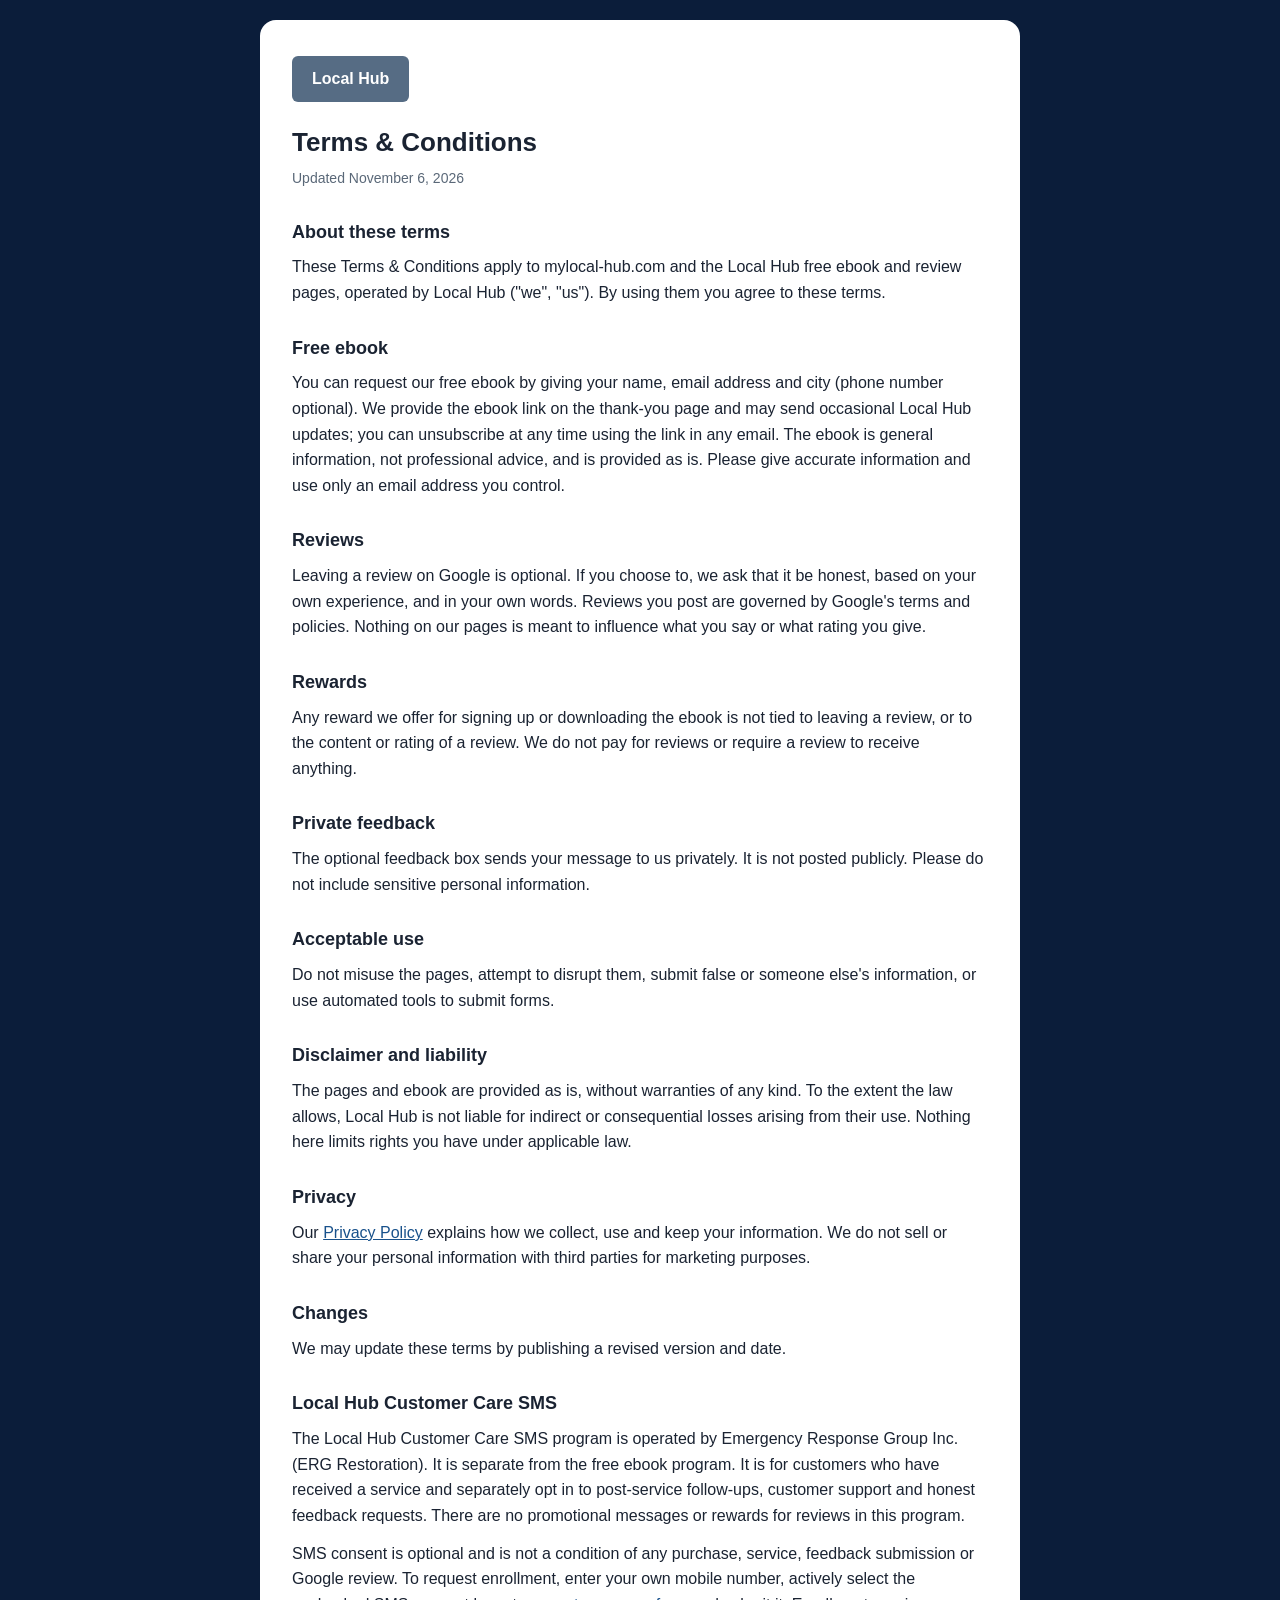
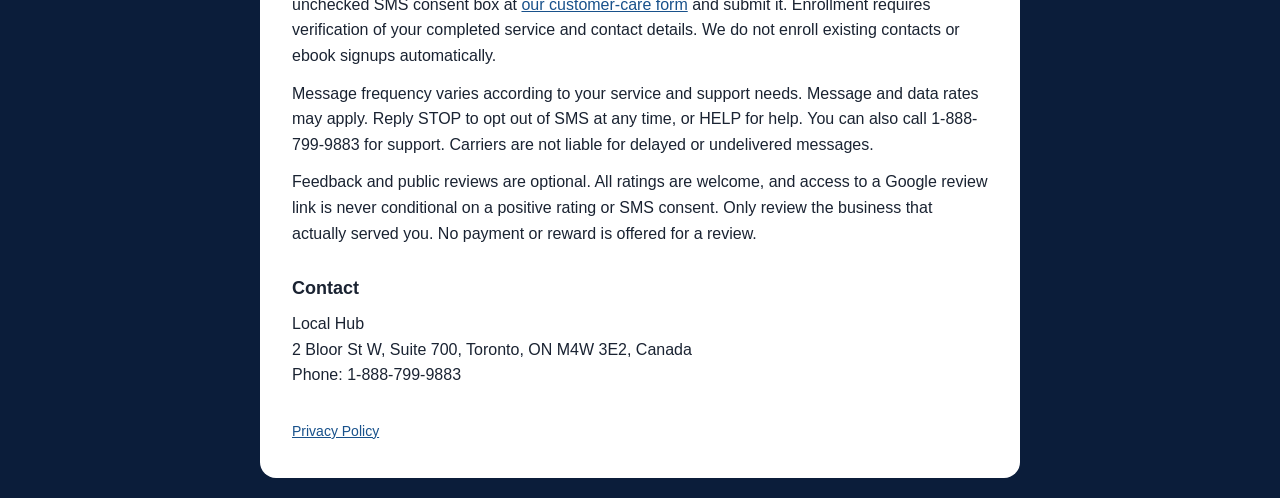
<file: terms/index.html>
<!DOCTYPE html>
<html lang="en"><head><meta charset="utf-8"/><meta content="width=device-width,initial-scale=1" name="viewport"/><meta content="noindex" name="robots"/><title>Terms &amp; Conditions</title><style>*{box-sizing:border-box}body{margin:0;font-family:-apple-system,BlinkMacSystemFont,"Segoe UI",sans-serif;background:#0b1d3a;color:#1a2332;line-height:1.6;padding:20px}.card{max-width:760px;margin:0 auto;background:#fff;border-radius:16px;padding:36px 32px}.brand-logo{display:inline-block;background:#566c84;color:#fff;font-weight:700;padding:10px 20px;border-radius:6px;margin-bottom:20px}h1{font-size:26px;margin:0 0 4px}.updated{color:#5a6878;font-size:14px;margin:0 0 24px}h2{font-size:18px;margin:28px 0 8px}p{margin:0 0 12px}a{color:#18518b}address{font-style:normal}footer{margin-top:32px;font-size:14px;color:#5a6878}@media(max-width:520px){.card{padding:24px 18px}}</style></head><body><main class="card"><div class="brand-logo">Local Hub</div><h1>Terms &amp; Conditions</h1><p class="updated">Updated November 6, 2026</p><h2>About these terms</h2><p>These Terms &amp; Conditions apply to mylocal-hub.com and the Local Hub free ebook and review pages, operated by Local Hub ("we", "us"). By using them you agree to these terms.</p>
<h2>Free ebook</h2><p>You can request our free ebook by giving your name, email address and city (phone number optional). We provide the ebook link on the thank-you page and may send occasional Local Hub updates; you can unsubscribe at any time using the link in any email. The ebook is general information, not professional advice, and is provided as is. Please give accurate information and use only an email address you control.</p>
<h2>Reviews</h2><p>Leaving a review on Google is optional. If you choose to, we ask that it be honest, based on your own experience, and in your own words. Reviews you post are governed by Google's terms and policies. Nothing on our pages is meant to influence what you say or what rating you give.</p>
<h2>Rewards</h2><p>Any reward we offer for signing up or downloading the ebook is not tied to leaving a review, or to the content or rating of a review. We do not pay for reviews or require a review to receive anything.</p>
<h2>Private feedback</h2><p>The optional feedback box sends your message to us privately. It is not posted publicly. Please do not include sensitive personal information.</p>
<h2>Acceptable use</h2><p>Do not misuse the pages, attempt to disrupt them, submit false or someone else's information, or use automated tools to submit forms.</p>
<h2>Disclaimer and liability</h2><p>The pages and ebook are provided as is, without warranties of any kind. To the extent the law allows, Local Hub is not liable for indirect or consequential losses arising from their use. Nothing here limits rights you have under applicable law.</p>
<h2>Privacy</h2><p>Our <a href="/privacy/">Privacy Policy</a> explains how we collect, use and keep your information. We do not sell or share your personal information with third parties for marketing purposes.</p>
<h2>Changes</h2><p>We may update these terms by publishing a revised version and date.</p>
<h2 id="customer-care-sms">Local Hub Customer Care SMS</h2><p>The Local Hub Customer Care SMS program is operated by Emergency Response Group Inc. (ERG Restoration). It is separate from the free ebook program. It is for customers who have received a service and separately opt in to post-service follow-ups, customer support and honest feedback requests. There are no promotional messages or rewards for reviews in this program.</p><p>SMS consent is optional and is not a condition of any purchase, service, feedback submission or Google review. To request enrollment, enter your own mobile number, actively select the unchecked SMS consent box at <a href="/review/">our customer-care form</a> and submit it. Enrollment requires verification of your completed service and contact details. We do not enroll existing contacts or ebook signups automatically.</p><p>Message frequency varies according to your service and support needs. Message and data rates may apply. Reply STOP to opt out of SMS at any time, or HELP for help. You can also call 1-888-799-9883 for support. Carriers are not liable for delayed or undelivered messages.</p><p>Feedback and public reviews are optional. All ratings are welcome, and access to a Google review link is never conditional on a positive rating or SMS consent. Only review the business that actually served you. No payment or reward is offered for a review.</p><h2>Contact</h2><address>Local Hub<br/>2 Bloor St W, Suite 700, Toronto, ON M4W 3E2, Canada<br/>Phone: 1-888-799-9883</address><footer><a href="/privacy/">Privacy Policy</a></footer></main></body></html>
</file>
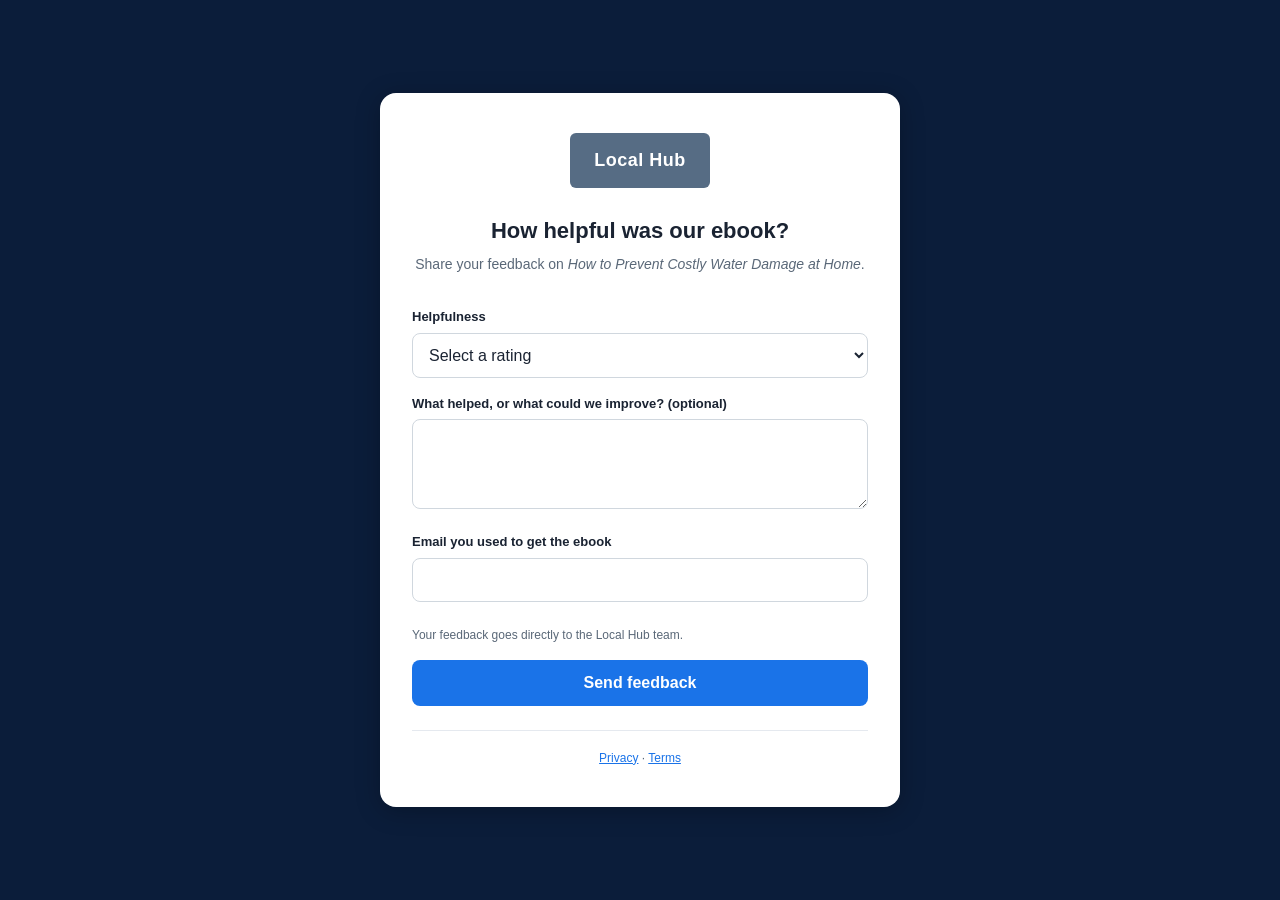
<file: review/ebook/index.html>
<!doctype html>
<html lang="en">
<head>
  <meta charset="utf-8">
  <meta name="viewport" content="width=device-width, initial-scale=1">
  <meta name="robots" content="noindex">
  <title>Review the Local Hub ebook</title>
  <link rel="stylesheet" href="/review/style.css">
  <script src="./review.js" defer></script>
</head>
<body>
  <main class="card" style="max-width: 520px">
    <div class="brand-logo">Local Hub</div>
    <h1>How helpful was our ebook?</h1>
    <p class="sub">Share your feedback on <em>How to Prevent Costly Water Damage at Home</em>.</p>
    <form id="ebook-review" method="post">
      <label for="rating">Helpfulness</label>
      <select id="rating" name="rating" required style="width: 100%; padding: 12px; margin-bottom: 16px; font: inherit; border: 1px solid #d0d7de; border-radius: 8px; background: #fff; color: inherit">
        <option value="" disabled selected>Select a rating</option>
        <option value="5">5 · Extremely helpful</option>
        <option value="4">4 · Very helpful</option>
        <option value="3">3 · Moderately helpful</option>
        <option value="2">2 · Slightly helpful</option>
        <option value="1">1 · Not helpful</option>
      </select>
      <label for="feedback">What helped, or what could we improve? <span>(optional)</span></label>
      <textarea id="feedback" name="feedback" rows="3" maxlength="1500"></textarea>
      <label for="email">Email you used to get the ebook</label>
      <input id="email" name="email" type="email" autocomplete="email" maxlength="254" required>
      <p class="small">Your feedback goes directly to the Local Hub team.</p>
      <button class="submit negative" type="submit" id="submit" disabled>Send feedback</button>
      <noscript><p class="small">Enable JavaScript to send feedback.</p></noscript>
    </form>
    <p id="status" role="status" aria-live="polite"></p>
    <footer><a href="/privacy/">Privacy</a> · <a href="/terms/">Terms</a></footer>
  </main>
</body>
</html>
</file>
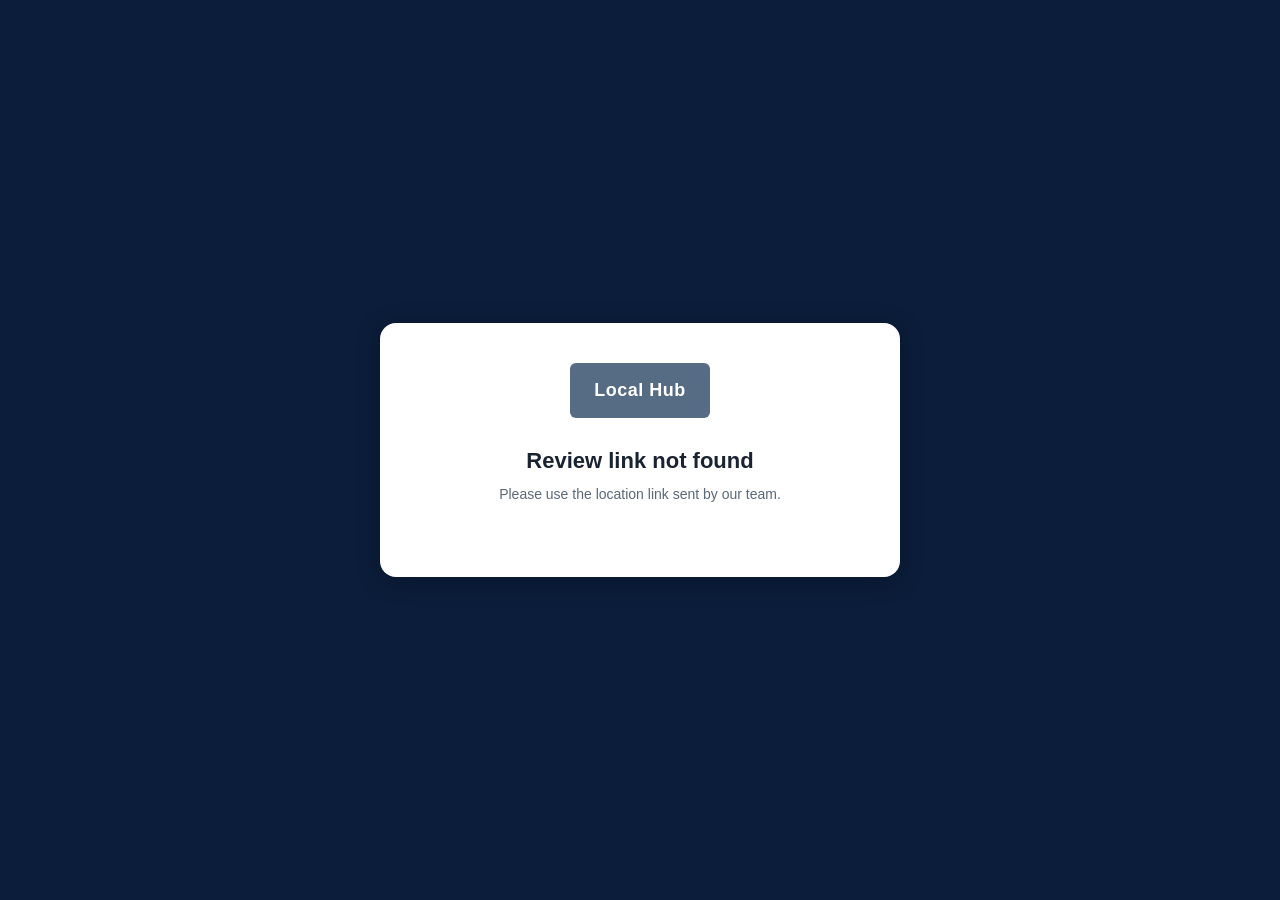
<file: services.html>
<!DOCTYPE html>
<html lang="en">
<head>
  <meta charset="UTF-8">
  <meta name="viewport" content="width=device-width, initial-scale=1.0">
  <title>Share your feedback</title>
  <meta name="robots" content="noindex">

  <!-- Meta Pixel Code -->
  <script>
  !function(f,b,e,v,n,t,s)
  {if(f.fbq)return;n=f.fbq=function(){n.callMethod?
  n.callMethod.apply(n,arguments):n.queue.push(arguments)};
  if(!f._fbq)f._fbq=n;n.push=n;n.loaded=!0;n.version='2.0';
  n.queue=[];t=b.createElement(e);t.async=!0;
  t.src=v;s=b.getElementsByTagName(e)[0];
  s.parentNode.insertBefore(t,s)}(window, document,'script',
  'https://connect.facebook.net/en_US/fbevents.js');
  fbq('init', '26923651513991737');
  fbq('track', 'PageView');
  </script>
  <noscript><img height="1" width="1" style="display:none"
  src="https://www.facebook.com/tr?id=26923651513991737&ev=PageView&noscript=1"
  /></noscript>
  <!-- End Meta Pixel Code -->
  <style>
    *,*::before,*::after{box-sizing:border-box;margin:0;padding:0}
    html{width:100%;overflow-x:hidden}
    body{font-family:-apple-system,BlinkMacSystemFont,"Segoe UI",sans-serif;background:#0b1d3a;color:#1a2332;line-height:1.5;min-height:100vh;width:100%;display:flex;align-items:center;justify-content:center;padding:20px;overflow-x:hidden}
    .card{max-width:520px;width:100%;min-width:0;background:#fff;border-radius:16px;padding:40px 32px;box-shadow:0 4px 24px rgba(0,0,0,.25)}
    .brand-logo{display:flex;align-items:center;justify-content:center;background:#566c84;color:#fff;font-weight:700;font-size:18px;padding:14px 24px;border-radius:6px;margin:0 auto 28px;max-width:fit-content;letter-spacing:.5px}
    h1{font-size:22px;text-align:center;margin-bottom:8px;line-height:1.35;font-weight:700}
    body.customer-review-mode h1{overflow-wrap:anywhere}
    p.sub{color:#5a6878;text-align:center;font-size:14px;margin-bottom:32px}
    .rating-grid{display:grid;grid-template-columns:repeat(4,1fr);gap:12px;margin-bottom:8px}
    .rating-btn{background:#f5f7fa;border:0;border-radius:12px;padding:24px 8px;cursor:pointer;display:flex;flex-direction:column;align-items:center;gap:10px;transition:all .15s;font-family:inherit}
    .rating-btn:hover{background:#e8ecf2;transform:translateY(-2px)}
    .rating-emoji{font-size:48px;line-height:1}
    .rating-label{font-size:13px;font-weight:700;color:#1a2332}
    body.customer-review-mode .card{padding-top:36px}
    body.customer-review-mode .rating-grid{grid-template-columns:1fr;gap:18px;max-width:250px;margin:8px auto 0}
    body.customer-review-mode .rating-btn{background:transparent;border-radius:10px;padding:0 0 8px;gap:8px}
    body.customer-review-mode .rating-btn:hover{background:transparent;transform:none}
    body.customer-review-mode .rating-emoji{display:flex;align-items:center;justify-content:center;width:152px;height:152px;background:#f5f7fa;border-radius:10px;font-size:82px;box-shadow:0 1px 2px rgba(0,0,0,.02)}
    body.customer-review-mode .rating-label{font-size:18px}
    @media (min-width:720px){
      body.customer-review-mode .card{max-width:760px;padding:40px 36px}
      body.customer-review-mode .rating-grid{grid-template-columns:repeat(4,minmax(0,1fr));gap:14px;max-width:none;margin:10px 0 0}
      body.customer-review-mode .rating-emoji{width:100%;height:auto;aspect-ratio:1;max-width:136px;font-size:72px}
      body.customer-review-mode .rating-label{font-size:15px}
      body.customer-review-mode .customer-followup{max-width:540px;margin-left:auto;margin-right:auto}
    }
    .step{margin-bottom:22px}
    .label{font-weight:600;font-size:12px;color:#1a73e8;text-transform:uppercase;letter-spacing:.5px;margin-bottom:8px}
    .btn-link{display:block;background:#1a73e8;color:#fff;text-decoration:none;text-align:center;padding:14px 16px;border-radius:8px;font-weight:600;transition:background .15s}
    .btn-link:hover{background:#1557b0}
    label{display:block;font-size:13px;font-weight:600;margin-bottom:6px;color:#1a2332}
    input[type=text],input[type=email],input[type=tel],input[type=file],textarea{width:100%;padding:12px;border:1px solid #d0d7de;border-radius:8px;font-size:16px;margin-bottom:16px;transition:border .15s;font-family:inherit}
    input[type=file]{background:#f8fafc;font-size:14px}
    textarea{min-height:90px;resize:vertical}
    input:focus,textarea:focus{outline:none;border-color:#1a73e8}
    button.submit{width:100%;background:#34a853;color:#fff;border:0;padding:14px;border-radius:8px;font-size:16px;font-weight:600;cursor:pointer;transition:background .15s;font-family:inherit}
    button.submit:hover{background:#2c8e44}
    button.submit:disabled{background:#9aa5b1;cursor:not-allowed}
    button.submit.negative{background:#1a73e8}
    button.submit.negative:hover{background:#1557b0}
    .success{text-align:center;padding:18px 0}
    .success-icon{font-size:48px;margin-bottom:12px;color:#34a853}
    .error{color:#d93025;font-size:13px;margin-top:-8px;margin-bottom:12px;display:none}
    .error.show{display:block}
    .view{display:none}
    .view.active{display:block}
    .back{display:inline-block;color:#5a6878;font-size:13px;margin-bottom:16px;cursor:pointer;text-decoration:none}
    .back:hover{color:#1a73e8}
    .customer-top{display:flex;align-items:center;justify-content:space-between;gap:12px;margin-bottom:16px}
    .customer-top .back{margin-bottom:0}
    .skip-link{color:#1a73e8;font-size:13px;font-weight:600;text-decoration:none}
    .skip-link:hover{color:#1557b0}
    .rating-top{display:flex;justify-content:flex-end;margin:-10px 0 8px}
    .city-grid{display:grid;grid-template-columns:1fr;gap:10px;margin-top:8px}
    @media (min-width:480px){.city-grid{grid-template-columns:1fr 1fr}}
    .city-btn{background:#f5f7fa;border:0;border-radius:12px;padding:18px 14px;cursor:pointer;font-family:inherit;font-size:16px;font-weight:600;color:#1a2332;text-align:left;transition:all .15s;display:flex;align-items:center;justify-content:space-between}
    .city-btn:hover{background:#e8ecf2;transform:translateY(-1px)}
    .city-arrow{color:#1a73e8;font-size:18px}
    .helper{color:#5a6878;font-size:12px;margin:-8px 0 14px}
    .confirm-note{background:#eef6ff;border:1px solid #cfe3ff;color:#244563;border-radius:8px;padding:12px;font-size:13px;margin-bottom:16px}
    .chip-grid{display:grid;grid-template-columns:1fr;gap:10px;margin:8px 0 18px}
    @media (min-width:480px){.chip-grid{grid-template-columns:1fr 1fr}}
    .chip{background:#f5f7fa;border:1px solid transparent;border-radius:10px;padding:12px 14px;cursor:pointer;font-family:inherit;font-size:14px;font-weight:600;color:#1a2332;text-align:left;transition:all .15s;min-width:0;white-space:normal;overflow-wrap:anywhere}
    .chip:hover{background:#e8ecf2}
    .chip.selected{background:#eef6ff;border-color:#1a73e8;color:#1557b0}
    .customer-followup{display:none;margin-top:20px}
    .customer-followup.visible{display:block}
    .customer-step{display:none;margin-top:20px}
    .customer-step.visible{display:block}
    .customer-divider{height:1px;background:#e5e9ef;margin:22px 0}
    .follow-title{font-size:15px;font-weight:700;text-align:left;margin-bottom:12px;line-height:1.35}
    .follow-title.center{text-align:center}
    .edit-hint{font-size:13px;color:#1a2332;margin:-4px 0 8px;text-align:left}
    .like-grid{display:grid;grid-template-columns:1fr;gap:10px;margin:0 0 18px}
    .like-option{background:#fff;border:1px solid #247899;border-radius:8px;color:#3a84b8;text-align:center;padding:11px 14px;font-size:14px;font-weight:500}
    .like-option:hover{background:#f7fbff}
    .like-option.selected{background:#4285f4;border-color:#e2b248;color:#fff;box-shadow:0 0 0 1px #e2b248 inset}
    @media (min-width:720px){
      body.customer-review-mode .customer-followup{max-width:680px}
      body.customer-review-mode .like-grid{grid-template-columns:repeat(5,minmax(0,1fr));gap:8px}
      body.customer-review-mode .like-option{padding:10px 8px;font-size:13px}
      body.customer-review-mode .like-option:last-child{grid-column:1 / -1}
    }
    .suggestion-box{background:#f8fafc;border:1px solid #d0d7de;border-radius:10px;padding:14px;margin:8px 0 14px}
    .suggestion-box textarea{border:0;background:transparent;padding:0;margin:0;min-height:130px;resize:none;color:#1a2332}
    .suggestion-box textarea:focus{border:0}
    .customer-review-box{background:#fff;border-color:#73bd87;border-radius:8px;padding:12px;display:grid;grid-template-columns:24px minmax(0,1fr);gap:8px;align-items:start}
    .review-sparkle{color:#73bd87;font-size:18px;line-height:1.2;padding-top:2px;text-align:center}
    .customer-review-box textarea{min-height:150px;font-size:13px;line-height:1.35}
    button.copy-btn{width:100%;background:#1a2332;color:#fff;border:0;padding:14px;border-radius:8px;font-size:16px;font-weight:600;cursor:pointer;transition:background .15s;font-family:inherit}
    body.customer-review-mode button.copy-btn{background:#4285f4;font-size:14px;padding:12px}
    body.customer-review-mode button.copy-btn:hover{background:#2f73e0}
    button.copy-btn:hover{background:#303c4f}
    @media (max-width:480px){
      body{padding:12px;align-items:flex-start}
      .card{padding:28px 20px;border-radius:12px}
      h1{font-size:21px}
      p.sub{margin-bottom:24px}
      .rating-grid{grid-template-columns:1fr 1fr}
      body.customer-review-mode .rating-grid{grid-template-columns:1fr}
      body.customer-review-mode .rating-emoji{width:132px;height:132px;font-size:72px}
      .brand-logo{margin-bottom:22px}
    }
  </style>
</head>
<body>
  <div class="card">

    <!-- View 0: City picker (shown when no ?city= in URL) -->
    <div id="view-city" class="view">
      <div class="brand-logo">Local Hub</div>
      <h1 id="city-title">Where are you located?</h1>
      <p class="sub" id="city-sub">Select your city so we can route you to the right team.</p>
      <div class="city-grid" id="city-grid"></div>
    </div>

    <!-- View 1: Rating gate -->
    <div id="view-rating" class="view">
      <div class="rating-top" id="customer-rating-top">
        <a href="#" id="skip-helper-link" class="skip-link" target="_blank" rel="noopener">Skip</a>
      </div>
      <div class="brand-logo" id="brand-logo">Local Hub</div>
      <h1 id="rating-question">Leave us friendly feedback on google maps, click below on one of the options to take you there!</h1>
      <p class="sub">Your opinion matters to us. Thank you for your feedback!</p>
      <div class="rating-grid">
        <button class="rating-btn" data-rating="excellent" aria-label="Excellent">
          <span class="rating-emoji">😀</span>
          <span class="rating-label">Excellent</span>
        </button>
        <button class="rating-btn" data-rating="good" aria-label="Good">
          <span class="rating-emoji">🙂</span>
          <span class="rating-label">Good</span>
        </button>
        <button class="rating-btn" data-rating="ok" aria-label="OK">
          <span class="rating-emoji">😐</span>
          <span class="rating-label">OK</span>
        </button>
        <button class="rating-btn" data-rating="bad" aria-label="Bad">
          <span class="rating-emoji">🙁</span>
          <span class="rating-label">Bad</span>
        </button>
      </div>
      <div id="customer-followup" class="customer-followup">
        <div class="customer-divider"></div>
        <div class="step customer-step" id="customer-step-standout">
          <h2 class="follow-title center">What did you like the most?</h2>
          <div class="like-grid" id="standout-chips"></div>
        </div>

        <div class="step customer-step" id="customer-step-review">
          <div class="customer-divider"></div>
          <h3 class="follow-title">Would you be willing to leave a review on Google?</h3>
          <p class="edit-hint">Tap it to make edits if you'd like.</p>
          <div class="suggestion-box customer-review-box">
            <span class="review-sparkle" aria-hidden="true">✣</span>
            <textarea id="suggested-review"></textarea>
          </div>
          <button type="button" class="copy-btn" id="copy-open-review">Click to copy and go to Google</button>
        </div>
      </div>
    </div>

    <!-- View 2a: Positive (Excellent/Good) -->
    <div id="view-positive" class="view">
      <a class="back" data-back>← Back</a>
      <h1 id="positive-title">Thanks!</h1>
      <p class="sub">Two quick steps. Takes about a minute.</p>

      <div class="step">
        <div class="label">Step 1: leave the review</div>
        <a href="#" id="review-link" class="btn-link" target="_blank" rel="noopener">Open Google Reviews</a>
      </div>

      <div class="step">
        <div class="label" id="positive-step2-label">Step 2: leave your contact</div>
        <form id="form-positive" novalidate>
          <label for="p-name">Your name</label>
          <input type="text" id="p-name" name="name" autocomplete="name" required>

          <label for="p-contact">Email or phone</label>
          <input type="text" id="p-contact" name="contact" autocomplete="email" placeholder="you@example.com or +1..." required>
          <div class="error" id="p-error">Please enter a valid email or phone</div>

          <label for="p-screenshot">Review screenshot</label>
          <input type="file" id="p-screenshot" name="screenshot" accept="image/*" required>
          <p class="helper">Upload a screenshot after submitting the Google review.</p>
          <div class="error" id="p-screenshot-error">Please upload a review screenshot</div>

          <div class="confirm-note">Our team confirms submissions before sending the thank-you gift.</div>

          <button type="submit" class="submit" id="p-submit">I left the review</button>
        </form>
      </div>
    </div>

    <!-- View 2b: Negative (OK/Bad) -->
    <div id="view-negative" class="view">
      <a class="back" data-back>← Back</a>
      <h1>We're sorry. Help us do better</h1>
      <p class="sub">Tell us what went wrong. The owner reads every message.</p>

      <form id="form-negative" novalidate>
        <label for="n-name">Your name</label>
        <input type="text" id="n-name" name="name" autocomplete="name" required>

        <label for="n-contact">Email or phone</label>
        <input type="text" id="n-contact" name="contact" autocomplete="email" placeholder="you@example.com or +1..." required>
        <div class="error" id="n-error">Please enter a valid email or phone</div>

        <label for="n-comment">What went wrong</label>
        <textarea id="n-comment" name="comment" required></textarea>

        <button type="submit" class="submit negative" id="n-submit">Send feedback</button>
      </form>
    </div>

    <!-- View 3: Success -->
    <div id="view-success" class="view">
      <div class="success">
        <div class="success-icon">✓</div>
        <h1 id="success-title">Card on the way</h1>
        <p class="sub" id="success-msg"></p>
      </div>
    </div>

  </div>

  <script src="profiles.js"></script>
  <script>
    const PROFILE_CONFIG = window.PROFILE_CONFIG || {};
    const LEGACY_CITY_CONFIG = {
      'ottawa':  { label: 'Ottawa, ON',   brand: 'Maximum Restore Solutions',       city: 'Ottawa',  reviewUrl: 'https://maps.app.goo.gl/w83Pz6X9325vQkxc7', giftEligible: true },
      'toronto': { label: 'Toronto, ON',  brand: 'Downtown Emergency John Plumber', city: 'Toronto', reviewUrl: 'https://maps.app.goo.gl/CzVN6vMH4VQXycTj8', giftEligible: false },
      'calgary': { label: 'Calgary, AB',  brand: 'IDEAL Response',                  city: 'Calgary', reviewUrl: 'https://share.google/xWKPY1jCNPxQllJPC', giftEligible: false }
    };

    const params = new URLSearchParams(location.search);
    const profileParam = (params.get('p') || params.get('profile') || '').toLowerCase();
    const cityParam = (params.get('city') || '').toLowerCase();
    const modeParam = (params.get('mode') || '').toLowerCase();
    const customerParam = (params.get('c') || params.get('customer') || '').toLowerCase();
    const pathMode = location.pathname.replace(/\/+$/, '').split('/').pop();
    const customerNoValues = ['no', 'n', 'false', '0', 'not-customer', 'non-customer', 'noncustomer'];
    const customerYesValues = ['yes', 'y', 'true', '1', 'customer'];
    const requestedGiftMode = ['gift', 'gift-card', 'giftcard', 'normal', 'not-customer', 'non-customer', 'noncustomer'].includes(modeParam);
    const requestedNonCustomerMode = customerNoValues.includes(customerParam) || requestedGiftMode;
    const requestedCustomerMode = customerYesValues.includes(customerParam) || ['customer', 'customers', 'existing', 'review'].includes(modeParam) || pathMode === 'review';
    let selectedCity = cityParam || profileParam;
    let selectedKey = profileParam || cityParam;
    let linkType = null;
    let cfg = null;
    if (profileParam && PROFILE_CONFIG[profileParam]) {
      cfg = { ...PROFILE_CONFIG[profileParam], giftEligible: true };
      linkType = 'profile';
    } else if (cityParam && LEGACY_CITY_CONFIG[cityParam]) {
      cfg = LEGACY_CITY_CONFIG[cityParam];
      linkType = 'city';
    }
    let isCustomerMode = requestedCustomerMode;
    if (linkType === 'profile') isCustomerMode = !requestedNonCustomerMode;
    if (linkType === 'city' && cfg && !cfg.giftEligible) isCustomerMode = true;
    if (requestedGiftMode && cfg && cfg.giftEligible) isCustomerMode = false;
    if (requestedGiftMode && cfg && !cfg.giftEligible) isCustomerMode = true;

    const SUBMIT_URL = 'https://n8n.fifthstar.io/webhook/erg-giftogram-submit';

    const views = {
      city:     document.getElementById('view-city'),
      rating:   document.getElementById('view-rating'),
      positive: document.getElementById('view-positive'),
      negative: document.getElementById('view-negative'),
      success:  document.getElementById('view-success')
    };
    function show(name){
      Object.values(views).forEach(v => v.classList.remove('active'));
      views[name].classList.add('active');
      window.scrollTo(0,0);
    }

    function applyConfig(){
      selectedCity = cfg.city || cfg.label || selectedKey;
      // Brand shown to user is always "Local Hub", not the per-city brand.
      // Profile brand is used in backend notifications only and as the Google review target.
      document.getElementById('review-link').href = cfg.reviewUrl;
      document.getElementById('skip-helper-link').href = cfg.reviewUrl;
      // Reflect choice in URL without reloading, so refresh keeps the same target.
      const url = new URL(location.href);
      if (linkType === 'profile') {
        url.searchParams.set('p', selectedKey);
        url.searchParams.delete('profile');
        url.searchParams.delete('city');
      } else {
        url.searchParams.set('city', selectedKey);
        url.searchParams.delete('p');
        url.searchParams.delete('profile');
      }
      url.searchParams.delete('mode');
      url.searchParams.delete('customer');
      url.searchParams.delete('c');
      if (linkType === 'profile') {
        if (!isCustomerMode) url.searchParams.set('c', 'no');
      } else if (isCustomerMode) {
        url.searchParams.set('mode', 'customer');
      }
      history.replaceState(null, '', url.toString());
    }

    const grid = document.getElementById('city-grid');
    function showInvalidLink(){
      grid.innerHTML = '';
      document.getElementById('city-title').textContent = 'Review link not found';
      document.getElementById('city-sub').textContent = 'Please use the location link sent by our team.';
      show('city');
    }

    if (isCustomerMode) {
      document.body.classList.add('customer-review-mode');
      document.getElementById('rating-question').textContent = 'How was your experience with Local Hub?';
      document.querySelector('#view-rating .sub').textContent = 'Your opinion matters to us, thanks!';
    } else {
      document.getElementById('customer-rating-top').style.display = 'none';
    }

    if (cfg) {
      applyConfig();
      show('rating');
    } else {
      showInvalidLink();
    }

    let selectedRating = null;

    function applyPositiveCopy(rating){
      const title = document.getElementById('positive-title');
      const step2Label = document.getElementById('positive-step2-label');
      const submitBtn = document.getElementById('p-submit');
      if (rating === 'excellent') {
        title.textContent = 'Thanks! Get $5 for an honest Google review';
        step2Label.textContent = 'Step 2: upload screenshot';
        submitBtn.textContent = 'Submit for gift-card approval';
      } else {
        title.textContent = 'Thanks! Help us with a quick Google review';
        step2Label.textContent = 'Step 2: upload screenshot';
        submitBtn.textContent = 'Submit review confirmation';
      }
    }

    document.querySelectorAll('.rating-btn').forEach(btn => {
      btn.addEventListener('click', () => {
        selectedRating = btn.dataset.rating;
        if (selectedRating === 'excellent' || selectedRating === 'good') {
          if (isCustomerMode) {
            resetCustomerHelper();
            showCustomerFollowup();
          } else {
            applyPositiveCopy(selectedRating);
            show('positive');
          }
        } else {
          show('negative');
        }
      });
    });

    document.querySelectorAll('[data-back]').forEach(el => {
      el.addEventListener('click', () => { selectedRating = null; show('rating'); });
    });

    const customerState = {
      standouts: []
    };

    const STANDOUT_OPTIONS = [
      'efficient',
      'professional',
      'affordable',
      'timely',
      'friendly',
      'Everything'
    ];

    const REVIEW_OPENERS = [
      'I had a great experience with the team.',
      'I was really happy with the service from start to finish.',
      'My experience was very positive overall.',
      'I appreciated how the whole service was handled.',
      'This was a very good experience and I would use them again.',
      'The team made the process easier than I expected.',
      'I had a smooth experience and felt well taken care of.',
      'I was impressed with the service and the way everything was managed.',
      'The whole process felt clear and well handled.',
      'I had a positive experience and appreciated the support.'
    ];

    const REVIEW_CLOSERS = [
      'I would recommend them to anyone looking for reliable help.',
      'I would be comfortable recommending them to others.',
      'I would use this service again.',
      'I am glad I chose them and would recommend the team.',
      'Overall, it was a very solid experience.',
      'They made the process much easier and I appreciated that.',
      'I would definitely keep them in mind in the future.',
      'Overall, I felt the service was worth recommending.',
      'I appreciated the experience and would recommend them.',
      'They did a good job and made everything feel manageable.'
    ];

    const REVIEW_PREFIXES = [
      'Also,',
      'I also appreciated that',
      'Another thing I liked was that',
      'On top of that,',
      'It also helped that',
      'I noticed that'
    ];

    const REVIEW_FIRST_PERSON_PREFIXES = [
      'Also,',
      'On top of that,'
    ];

    const REVIEW_FRAGMENTS = {
      efficient: [
        'they moved quickly without making the job feel rushed',
        'the process was efficient from the first conversation to the follow-up',
        'the team stayed organized and kept everything moving smoothly',
        'they handled the work in a practical way and did not waste time',
        'the whole appointment felt streamlined and easy to get through',
        'they knew what needed to happen and got right to it',
        'the work was done with a good pace and clear attention to detail',
        'they made the process feel simple and well coordinated',
        'every step felt organized, which made the service much easier',
        'they were quick to respond and efficient once the work started',
        'the team used the time well and kept the job on track',
        'everything was handled in a direct and efficient way',
        'the service felt smooth, organized, and easy to manage',
        'they kept the process moving without cutting corners',
        'the team worked with focus and made good use of the time',
        'scheduling, communication, and the actual work all felt efficient',
        'they made a stressful task feel much easier to handle',
        'the job moved faster than I expected while still feeling careful',
        'the team had a clear process and followed through on it',
        'they took care of things efficiently and made the experience simple'
      ],
      professional: [
        'everyone I dealt with was professional, respectful, and clear',
        'the team communicated clearly and treated the situation seriously',
        'they were respectful, organized, and easy to trust',
        'the service felt professional from beginning to end',
        'they explained what was happening and followed through on what they said',
        'the team showed up prepared and handled everything properly',
        'communication was clear, calm, and professional',
        'they were careful with the details and respectful throughout the process',
        'the team made a strong impression with how they handled the job',
        'they were dependable and professional in every interaction',
        'I felt like the work was being handled by people who knew what they were doing',
        'they kept things clear and made the process feel organized',
        'the team was polite, focused, and professional',
        'they answered questions clearly and made the next steps easy to understand',
        'the whole experience felt well managed and professional',
        'they were thoughtful about the work and respectful of my time',
        'the team handled the service with care and professionalism',
        'I appreciated their clear communication and professional attitude',
        'they made sure everything was handled the right way',
        'the team was reliable, respectful, and easy to work with'
      ],
      affordable: [
        'the service felt fair and worth the cost',
        'the pricing was reasonable for the level of service provided',
        'I felt like I received good value for the work',
        'the cost felt fair based on how the job was handled',
        'the service was clear, practical, and worth it',
        'the value was strong compared with the amount of help provided',
        'I appreciated that the price felt reasonable and transparent',
        'the service felt like a fair investment for the result',
        'the work was handled well without feeling overpriced',
        'the overall value made the experience even better',
        'the price made sense for the quality of service',
        'I felt comfortable with the value I received',
        'the service was affordable without feeling rushed or basic',
        'they delivered good value and made the process worthwhile',
        'the cost felt honest and the service matched it',
        'I appreciated getting solid service at a fair price',
        'the pricing felt straightforward and reasonable',
        'the service felt balanced between quality and cost',
        'I felt like the result justified the price',
        'they provided helpful service at a price that felt fair'
      ],
      timely: [
        'they arrived when expected and kept the schedule on track',
        'the timing was handled well and there were no unnecessary delays',
        'they responded quickly and kept things moving',
        'the team was punctual and respectful of my time',
        'everything happened within the timeframe I was expecting',
        'they made scheduling easy and followed through on the timing',
        'the service was prompt without feeling rushed',
        'they kept me updated and handled the timing well',
        'the team showed up on time and got started right away',
        'the response time was strong and made a big difference',
        'they worked at a good pace and did not drag the process out',
        'the appointment felt well timed and easy to fit into the day',
        'they respected the schedule and kept the process moving',
        'the work was completed in a timely way',
        'they made sure the timing stayed clear from start to finish',
        'the team was quick to act and easy to coordinate with',
        'they followed the schedule and avoided surprises',
        'the timing was one of the best parts of the experience',
        'they were prompt, prepared, and ready to help',
        'the service moved quickly once everything was set up'
      ],
      friendly: [
        'the team was friendly, helpful, and easy to talk to',
        'everyone was kind and made the experience feel less stressful',
        'the people I worked with were patient and approachable',
        'they were easy to communicate with and made me feel comfortable',
        'the team had a helpful attitude throughout the process',
        'they were friendly while still staying focused on the work',
        'the service felt personal and easygoing',
        'I appreciated how kind and helpful everyone was',
        'the team was pleasant to work with from start to finish',
        'they made the process feel more comfortable',
        'the friendly communication made a real difference',
        'they were polite, helpful, and easy to deal with',
        'I felt respected and supported during the service',
        'the team was warm, responsive, and patient',
        'they made it easy to ask questions and understand the process',
        'the people involved were genuinely helpful',
        'I appreciated the positive attitude from the team',
        'they were friendly without being pushy',
        'the team made a good impression with how they treated me',
        'they were kind, clear, and easy to work with'
      ],
      Everything: [
        'the whole experience was smooth, professional, and easy',
        'the response, communication, timing, and service all worked well together',
        'everything was handled clearly from start to finish',
        'the team did a good job across the full process',
        'I appreciated the overall service and the way everything came together',
        'the team made the full experience feel simple and well managed',
        'the service was strong in every part that mattered',
        'the whole process felt organized, friendly, and professional',
        'everything about the experience felt reliable',
        'the team handled the details well and made the service easy',
        'the communication, timing, and work quality were all solid',
        'the overall experience was exactly what I hoped for',
        'the service felt complete and well coordinated',
        'the team made a positive impression from beginning to end',
        'I liked the full experience, not just one part of it',
        'the service was clear, helpful, and easy to recommend',
        'everything felt taken care of in a professional way',
        'the overall process was smooth and reassuring',
        'the team followed through and made the experience positive',
        'the whole service was handled with care'
      ]
    };

    function randomFrom(list){
      return list[Math.floor(Math.random() * list.length)];
    }

    function capitalize(text){
      return text.charAt(0).toUpperCase() + text.slice(1);
    }

    function buildReviewSentence(fragment, index){
      const clean = fragment.replace(/\.$/, '');
      if (index === 0) return `${capitalize(clean)}.`;
      const prefixes = /^I\b/.test(clean) ? REVIEW_FIRST_PERSON_PREFIXES : REVIEW_PREFIXES;
      return `${randomFrom(prefixes)} ${clean}.`;
    }

    function buildChips(containerId, options, selected, onClick){
      const container = document.getElementById(containerId);
      options.forEach(option => {
        const btn = document.createElement('button');
        btn.type = 'button';
        btn.className = selected(option) ? 'chip like-option selected' : 'chip like-option';
        btn.textContent = option;
        btn.dataset.label = option;
        btn.addEventListener('click', () => onClick(option, btn));
        container.appendChild(btn);
      });
    }

    function updateSuggestedReview(){
      const textarea = document.getElementById('suggested-review');
      if (!textarea) return;
      const selected = customerState.standouts.length ? customerState.standouts : ['Everything'];
      const details = selected.map((option, index) => {
        const fragments = REVIEW_FRAGMENTS[option] || REVIEW_FRAGMENTS.Everything;
        return buildReviewSentence(randomFrom(fragments), index);
      });
      textarea.value = `${randomFrom(REVIEW_OPENERS)} ${details.join(' ')} ${randomFrom(REVIEW_CLOSERS)}`;
    }

    function updateCustomerSteps(){
      const hasStandout = customerState.standouts.length > 0;
      document.getElementById('customer-step-standout').classList.toggle('visible', true);
      document.getElementById('customer-step-review').classList.toggle('visible', hasStandout);
      if (hasStandout) updateSuggestedReview();
    }

    function showCustomerFollowup(){
      const followup = document.getElementById('customer-followup');
      followup.classList.add('visible');
      updateCustomerSteps();
      setTimeout(() => {
        document.getElementById('customer-step-standout').scrollIntoView({ behavior: 'smooth', block: 'start' });
      }, 0);
    }

    function resetCustomerHelper(){
      customerState.standouts = [];
      document.getElementById('customer-followup').classList.remove('visible');
      document.querySelectorAll('#standout-chips .chip').forEach(chip => {
        chip.classList.remove('selected');
        chip.textContent = chip.dataset.label || chip.textContent.replace(/^👍\s*/, '');
      });
      document.getElementById('suggested-review').value = '';
      updateCustomerSteps();
    }

    function refreshStandoutChips(){
      document.querySelectorAll('#standout-chips .chip').forEach(chip => {
        const label = chip.dataset.label || chip.textContent.replace(/^👍\s*/, '');
        chip.dataset.label = label;
        const selected = customerState.standouts.includes(label);
        chip.classList.toggle('selected', selected);
        chip.textContent = selected ? `👍 ${label}` : label;
      });
    }

    buildChips('standout-chips', STANDOUT_OPTIONS, option => customerState.standouts.includes(option), (option) => {
      const hasOption = customerState.standouts.includes(option);
      if (option === 'Everything') {
        customerState.standouts = hasOption ? [] : ['Everything'];
      } else {
        const withoutEverything = customerState.standouts.filter(item => item !== 'Everything');
        customerState.standouts = hasOption ? withoutEverything.filter(item => item !== option) : [...withoutEverything, option];
      }
      refreshStandoutChips();
      updateCustomerSteps();
      if (customerState.standouts.length) {
        setTimeout(() => {
          document.getElementById('customer-step-review').scrollIntoView({ behavior: 'smooth', block: 'start' });
        }, 0);
      }
    });

    updateCustomerSteps();

    document.getElementById('copy-open-review').addEventListener('click', async () => {
      const textarea = document.getElementById('suggested-review');
      const btn = document.getElementById('copy-open-review');
      const original = btn.textContent;
      const reviewUrl = cfg && cfg.reviewUrl ? cfg.reviewUrl : '#';
      try {
        await navigator.clipboard.writeText(textarea.value);
      } catch (e) {
        textarea.focus();
        textarea.select();
        document.execCommand('copy');
      }
      btn.textContent = 'Copied';
      setTimeout(() => { btn.textContent = original; }, 1800);
      if (reviewUrl && reviewUrl !== '#') window.location.href = reviewUrl;
    });

    function validContact(v){
      return /^[^\s@]+@[^\s@]+\.[^\s@]+$/.test(v) || /^\+?[\d\s\-().]{7,}$/.test(v);
    }

    function compressScreenshot(file){
      return new Promise((resolve, reject) => {
        if (!file || !file.type || !file.type.startsWith('image/')) {
          reject(new Error('invalid image'));
          return;
        }
        const reader = new FileReader();
        reader.onerror = () => reject(new Error('file read failed'));
        reader.onload = () => {
          const img = new Image();
          img.onerror = () => reject(new Error('image load failed'));
          img.onload = () => {
            const maxSide = 1200;
            const scale = Math.min(1, maxSide / Math.max(img.width, img.height));
            const canvas = document.createElement('canvas');
            canvas.width = Math.max(1, Math.round(img.width * scale));
            canvas.height = Math.max(1, Math.round(img.height * scale));
            const ctx = canvas.getContext('2d');
            ctx.drawImage(img, 0, 0, canvas.width, canvas.height);
            const dataUrl = canvas.toDataURL('image/jpeg', 0.72);
            resolve({
              name: file.name,
              originalType: file.type,
              type: 'image/jpeg',
              size: file.size,
              width: canvas.width,
              height: canvas.height,
              dataUrl
            });
          };
          img.src = reader.result;
        };
        reader.readAsDataURL(file);
      });
    }

    async function postSubmit(payload){
      const res = await fetch(SUBMIT_URL, {
        method: 'POST',
        headers: {'Content-Type': 'application/json'},
        body: JSON.stringify(payload)
      });
      if (!res.ok) throw new Error('http ' + res.status);
    }

    document.getElementById('form-positive').addEventListener('submit', async (e) => {
      e.preventDefault();
      const err = document.getElementById('p-error');
      const screenshotErr = document.getElementById('p-screenshot-error');
      err.classList.remove('show');
      screenshotErr.classList.remove('show');
      const name = document.getElementById('p-name').value.trim();
      const contact = document.getElementById('p-contact').value.trim();
      const screenshotFile = document.getElementById('p-screenshot').files[0];
      if (!validContact(contact)) { err.classList.add('show'); return; }
      if (!screenshotFile) { screenshotErr.classList.add('show'); return; }
      const btn = document.getElementById('p-submit');
      const original = btn.textContent;
      btn.disabled = true;
      btn.textContent = 'Uploading...';
      try {
        const screenshot = await compressScreenshot(screenshotFile);
        await postSubmit({
          rating: selectedRating, name, contact, comment: null,
          city: selectedCity, brand: cfg.brand,
          screenshot_uploaded: true,
          screenshot,
          ts: new Date().toISOString(), ua: navigator.userAgent
        });
        if (window.fbq) fbq('track', 'Lead');
        if (selectedRating === 'excellent') {
          document.getElementById('success-title').textContent = 'Submission received';
          document.getElementById('success-msg').textContent = `Our team will confirm the screenshot and send the gift card to ${contact}.`;
        } else {
          document.getElementById('success-title').textContent = 'Thanks for the review';
          document.getElementById('success-msg').textContent = 'We appreciate it.';
        }
        show('success');
      } catch (e) {
        btn.disabled = false;
        btn.textContent = original;
        alert('Could not send right now. Please try again in a moment.');
      }
    });

    document.getElementById('form-negative').addEventListener('submit', async (e) => {
      e.preventDefault();
      const err = document.getElementById('n-error');
      err.classList.remove('show');
      const name = document.getElementById('n-name').value.trim();
      const contact = document.getElementById('n-contact').value.trim();
      const comment = document.getElementById('n-comment').value.trim();
      if (!validContact(contact)) { err.classList.add('show'); return; }
      const btn = document.getElementById('n-submit');
      const original = btn.textContent;
      btn.disabled = true;
      btn.textContent = 'Sending...';
      try {
        await postSubmit({
          rating: selectedRating, name, contact, comment,
          city: selectedCity, brand: cfg.brand,
          ts: new Date().toISOString(), ua: navigator.userAgent
        });
        document.getElementById('success-title').textContent = 'Thanks for the feedback';
        document.getElementById('success-msg').textContent = 'The owner will be in touch shortly.';
        show('success');
      } catch (e) {
        btn.disabled = false;
        btn.textContent = original;
        alert('Could not send right now. Please try again in a moment.');
      }
    });
  </script>
</body>
</html>
</file>
<file: review/style.css>
*,*::before,*::after{box-sizing:border-box;margin:0;padding:0}
    html{width:100%;overflow-x:hidden}
    body{font-family:-apple-system,BlinkMacSystemFont,"Segoe UI",sans-serif;background:#0b1d3a;color:#1a2332;line-height:1.5;min-height:100vh;width:100%;display:flex;align-items:center;justify-content:center;padding:20px;overflow-x:hidden}
    .card{max-width:520px;width:100%;min-width:0;background:#fff;border-radius:16px;padding:40px 32px;box-shadow:0 4px 24px rgba(0,0,0,.25)}
    .brand-logo{display:flex;align-items:center;justify-content:center;background:#566c84;color:#fff;font-weight:700;font-size:18px;padding:14px 24px;border-radius:6px;margin:0 auto 28px;max-width:fit-content;letter-spacing:.5px}
    h1{font-size:22px;text-align:center;margin-bottom:8px;line-height:1.35;font-weight:700}
    body.customer-review-mode h1{overflow-wrap:anywhere}
    p.sub{color:#5a6878;text-align:center;font-size:14px;margin-bottom:32px}
    .rating-grid{display:grid;grid-template-columns:repeat(4,1fr);gap:12px;margin-bottom:8px}
    .rating-btn{background:#f5f7fa;border:0;border-radius:12px;padding:24px 8px;cursor:pointer;display:flex;flex-direction:column;align-items:center;gap:10px;transition:all .15s;font-family:inherit}
    .rating-btn:hover{background:#e8ecf2;transform:translateY(-2px)}
    .rating-emoji{font-size:48px;line-height:1}
    .rating-label{font-size:13px;font-weight:700;color:#1a2332}
    body.customer-review-mode .card{padding-top:36px}
    body.customer-review-mode .rating-grid{grid-template-columns:1fr;gap:18px;max-width:250px;margin:8px auto 0}
    body.customer-review-mode .rating-btn{background:transparent;border-radius:10px;padding:0 0 8px;gap:8px}
    body.customer-review-mode .rating-btn:hover{background:transparent;transform:none}
    body.customer-review-mode .rating-emoji{display:flex;align-items:center;justify-content:center;width:152px;height:152px;background:#f5f7fa;border-radius:10px;font-size:82px;box-shadow:0 1px 2px rgba(0,0,0,.02)}
    body.customer-review-mode .rating-label{font-size:18px}
    @media (min-width:720px){
      body.customer-review-mode .card{max-width:760px;padding:40px 36px}
      body.customer-review-mode .rating-grid{grid-template-columns:repeat(4,minmax(0,1fr));gap:14px;max-width:none;margin:10px 0 0}
      body.customer-review-mode .rating-emoji{width:100%;height:auto;aspect-ratio:1;max-width:136px;font-size:72px}
      body.customer-review-mode .rating-label{font-size:15px}
      body.customer-review-mode .customer-followup{max-width:540px;margin-left:auto;margin-right:auto}
    }
    .step{margin-bottom:22px}
    .label{font-weight:600;font-size:12px;color:#1a73e8;text-transform:uppercase;letter-spacing:.5px;margin-bottom:8px}
    .btn-link{display:block;background:#1a73e8;color:#fff;text-decoration:none;text-align:center;padding:14px 16px;border-radius:8px;font-weight:600;transition:background .15s}
    .btn-link:hover{background:#1557b0}
    label{display:block;font-size:13px;font-weight:600;margin-bottom:6px;color:#1a2332}
    input[type=text],input[type=email],input[type=tel],input[type=file],textarea{width:100%;padding:12px;border:1px solid #d0d7de;border-radius:8px;font-size:16px;margin-bottom:16px;transition:border .15s;font-family:inherit}
    input[type=file]{background:#f8fafc;font-size:14px}
    textarea{min-height:90px;resize:vertical}
    input:focus,textarea:focus{outline:none;border-color:#1a73e8}
    button.submit{width:100%;background:#34a853;color:#fff;border:0;padding:14px;border-radius:8px;font-size:16px;font-weight:600;cursor:pointer;transition:background .15s;font-family:inherit}
    button.submit:hover{background:#2c8e44}
    button.submit:disabled{background:#9aa5b1;cursor:not-allowed}
    button.submit.negative{background:#1a73e8}
    button.submit.negative:hover{background:#1557b0}
    .success{text-align:center;padding:18px 0}
    .success-icon{font-size:48px;margin-bottom:12px;color:#34a853}
    .error{color:#d93025;font-size:13px;margin-top:-8px;margin-bottom:12px;display:none}
    .error.show{display:block}
    .view{display:none}
    .view.active{display:block}
    .back{display:inline-block;color:#5a6878;font-size:13px;margin-bottom:16px;cursor:pointer;text-decoration:none}
    .back:hover{color:#1a73e8}
    .customer-top{display:flex;align-items:center;justify-content:space-between;gap:12px;margin-bottom:16px}
    .customer-top .back{margin-bottom:0}
    .skip-link{color:#1a73e8;font-size:13px;font-weight:600;text-decoration:none}
    .skip-link:hover{color:#1557b0}
    .rating-top{display:flex;justify-content:flex-end;margin:-10px 0 8px}
    .city-grid{display:grid;grid-template-columns:1fr;gap:10px;margin-top:8px}
    @media (min-width:480px){.city-grid{grid-template-columns:1fr 1fr}}
    .city-btn{background:#f5f7fa;border:0;border-radius:12px;padding:18px 14px;cursor:pointer;font-family:inherit;font-size:16px;font-weight:600;color:#1a2332;text-align:left;transition:all .15s;display:flex;align-items:center;justify-content:space-between}
    .city-btn:hover{background:#e8ecf2;transform:translateY(-1px)}
    .city-arrow{color:#1a73e8;font-size:18px}
    .helper{color:#5a6878;font-size:12px;margin:-8px 0 14px}
    .confirm-note{background:#eef6ff;border:1px solid #cfe3ff;color:#244563;border-radius:8px;padding:12px;font-size:13px;margin-bottom:16px}
    .chip-grid{display:grid;grid-template-columns:1fr;gap:10px;margin:8px 0 18px}
    @media (min-width:480px){.chip-grid{grid-template-columns:1fr 1fr}}
    .chip{background:#f5f7fa;border:1px solid transparent;border-radius:10px;padding:12px 14px;cursor:pointer;font-family:inherit;font-size:14px;font-weight:600;color:#1a2332;text-align:left;transition:all .15s;min-width:0;white-space:normal;overflow-wrap:anywhere}
    .chip:hover{background:#e8ecf2}
    .chip.selected{background:#eef6ff;border-color:#1a73e8;color:#1557b0}
    .customer-followup{display:none;margin-top:20px}
    .customer-followup.visible{display:block}
    .customer-step{display:none;margin-top:20px}
    .customer-step.visible{display:block}
    .customer-divider{height:1px;background:#e5e9ef;margin:22px 0}
    .follow-title{font-size:15px;font-weight:700;text-align:left;margin-bottom:12px;line-height:1.35}
    .follow-title.center{text-align:center}
    .edit-hint{font-size:13px;color:#1a2332;margin:-4px 0 8px;text-align:left}
    .like-grid{display:grid;grid-template-columns:1fr;gap:10px;margin:0 0 18px}
    .like-option{background:#fff;border:1px solid #247899;border-radius:8px;color:#3a84b8;text-align:center;padding:11px 14px;font-size:14px;font-weight:500}
    .like-option:hover{background:#f7fbff}
    .like-option.selected{background:#4285f4;border-color:#e2b248;color:#fff;box-shadow:0 0 0 1px #e2b248 inset}
    @media (min-width:720px){
      body.customer-review-mode .customer-followup{max-width:680px}
      body.customer-review-mode .like-grid{grid-template-columns:repeat(5,minmax(0,1fr));gap:8px}
      body.customer-review-mode .like-option{padding:10px 8px;font-size:13px}
      body.customer-review-mode .like-option:last-child{grid-column:1 / -1}
    }
    .suggestion-box{background:#f8fafc;border:1px solid #d0d7de;border-radius:10px;padding:14px;margin:8px 0 14px}
    .suggestion-box textarea{border:0;background:transparent;padding:0;margin:0;min-height:130px;resize:none;color:#1a2332}
    .suggestion-box textarea:focus{border:0}
    .customer-review-box{background:#fff;border-color:#73bd87;border-radius:8px;padding:12px;display:grid;grid-template-columns:24px minmax(0,1fr);gap:8px;align-items:start}
    .review-sparkle{color:#73bd87;font-size:18px;line-height:1.2;padding-top:2px;text-align:center}
    .customer-review-box textarea{min-height:150px;font-size:13px;line-height:1.35}
    button.copy-btn{width:100%;background:#1a2332;color:#fff;border:0;padding:14px;border-radius:8px;font-size:16px;font-weight:600;cursor:pointer;transition:background .15s;font-family:inherit}
    body.customer-review-mode button.copy-btn{background:#4285f4;font-size:14px;padding:12px}
    body.customer-review-mode button.copy-btn:hover{background:#2f73e0}
    button.copy-btn:hover{background:#303c4f}
    @media (max-width:480px){
      body{padding:12px;align-items:flex-start}
      .card{padding:28px 20px;border-radius:12px}
      h1{font-size:21px}
      p.sub{margin-bottom:24px}
      .rating-grid{grid-template-columns:1fr 1fr}
      body.customer-review-mode .rating-grid{grid-template-columns:1fr}
      body.customer-review-mode .rating-emoji{width:132px;height:132px;font-size:72px}
      .brand-logo{margin-bottom:22px}
    }
  
.card{max-width:760px}fieldset{border:0;padding:0;margin:0}legend{position:absolute;width:1px;height:1px;overflow:hidden;clip-path:inset(50%)}.rating-btn[aria-pressed=true] .rating-emoji{background:#e6efff;box-shadow:0 0 0 2px #4285f4}.review-actions{margin-top:24px}.review-actions p{margin:10px 0 0;text-align:center;font-size:12px;color:#5a6878}.feedback-options{border-top:1px solid #e5e9ef;margin-top:24px;padding-top:18px}summary{color:#1a73e8;font-size:14px;font-weight:600;cursor:pointer}details[open] summary{margin-bottom:20px}.contact-fields{display:grid;grid-template-columns:1fr 1fr;gap:16px}.sms{padding:16px;background:#f5f7fa;border-radius:10px;margin:12px 0 20px}.sms h2{font-size:16px;margin-bottom:12px}.check{display:flex;gap:10px;align-items:start;font-weight:400;margin-bottom:12px}.check input{width:20px;height:20px;flex:none;margin:3px 0}.check span{font-size:12px;line-height:1.6;color:#46576a}footer{border-top:1px solid #e5e9ef;margin-top:24px;padding-top:18px;text-align:center;font-size:12px;color:#5a6878}footer p{margin-bottom:6px}a{color:#1a73e8}.small{font-size:12px;color:#5a6878;margin:8px 0 16px}#status{margin-top:14px}#rating-response{text-align:center;margin:18px 0 0;color:#46576a;font-size:14px}[hidden]{display:none!important}@media(max-width:600px){.contact-fields{grid-template-columns:1fr;gap:0}}
</file>
